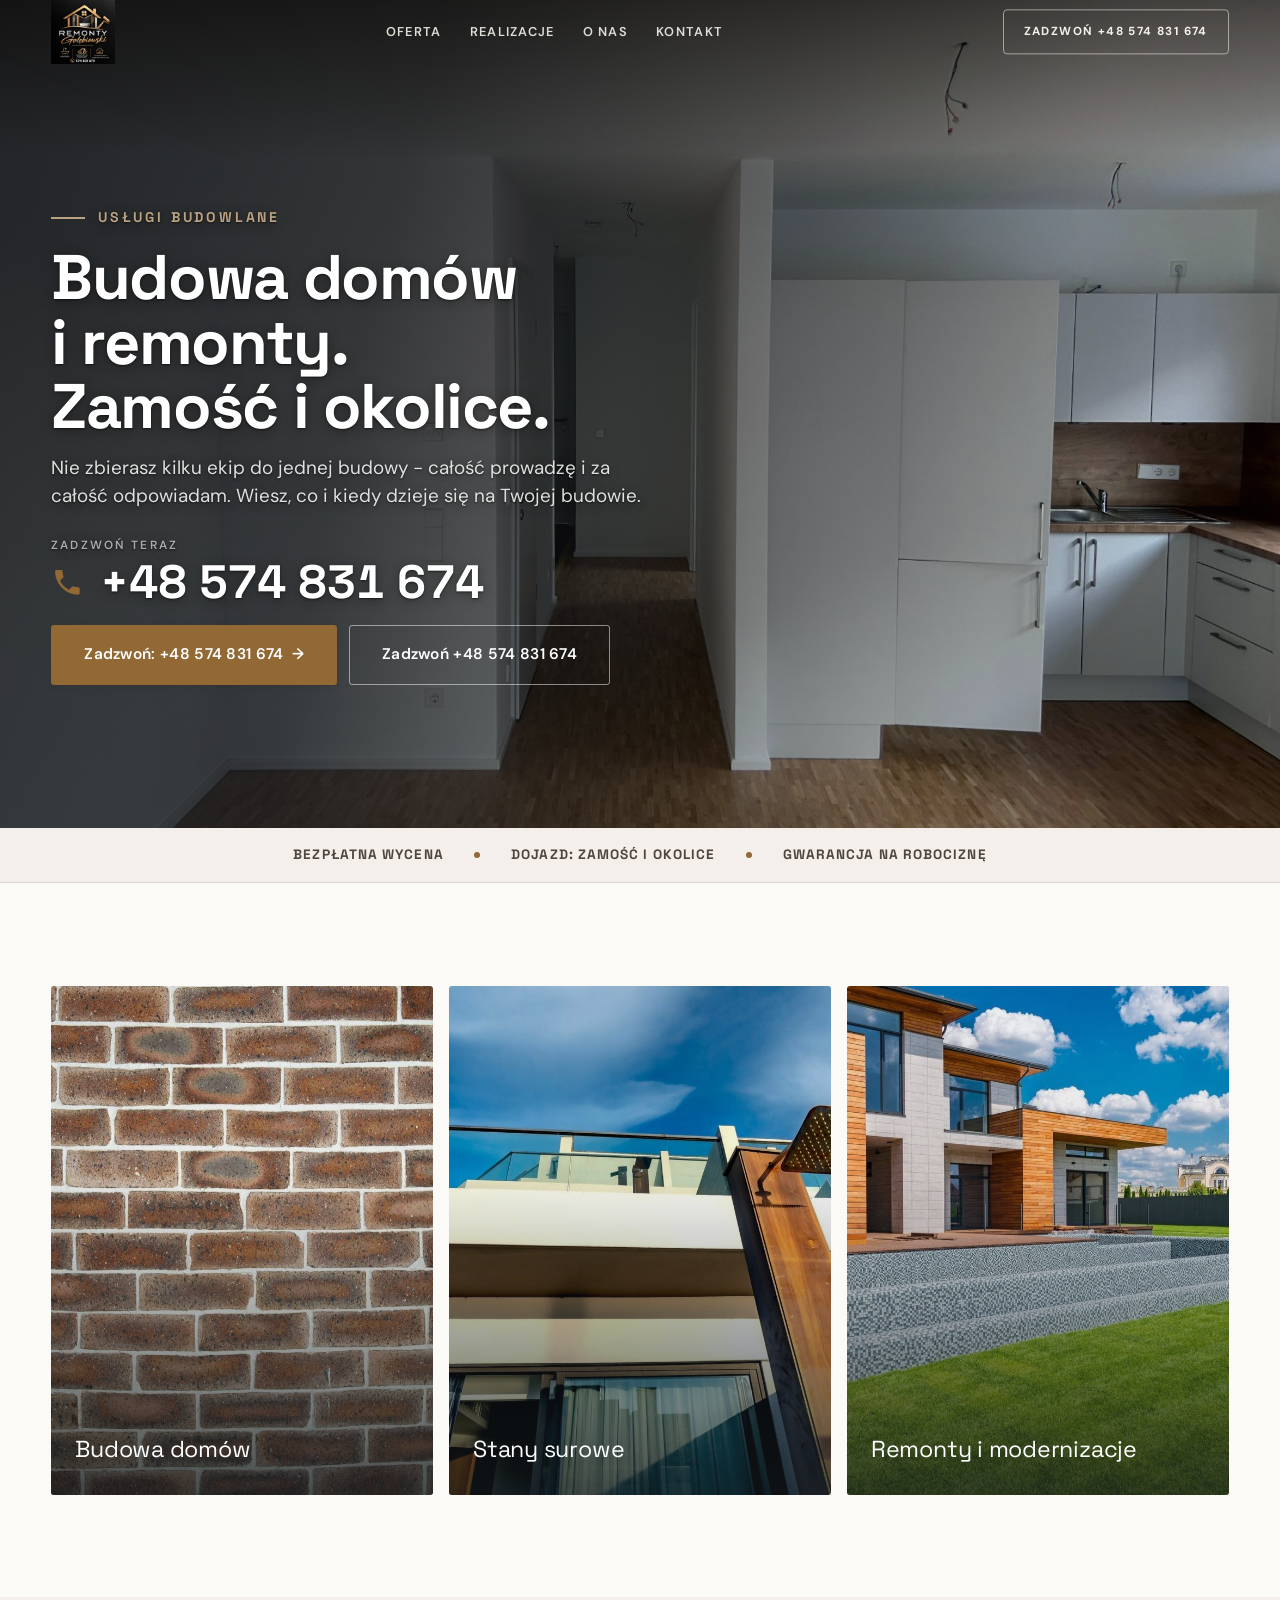
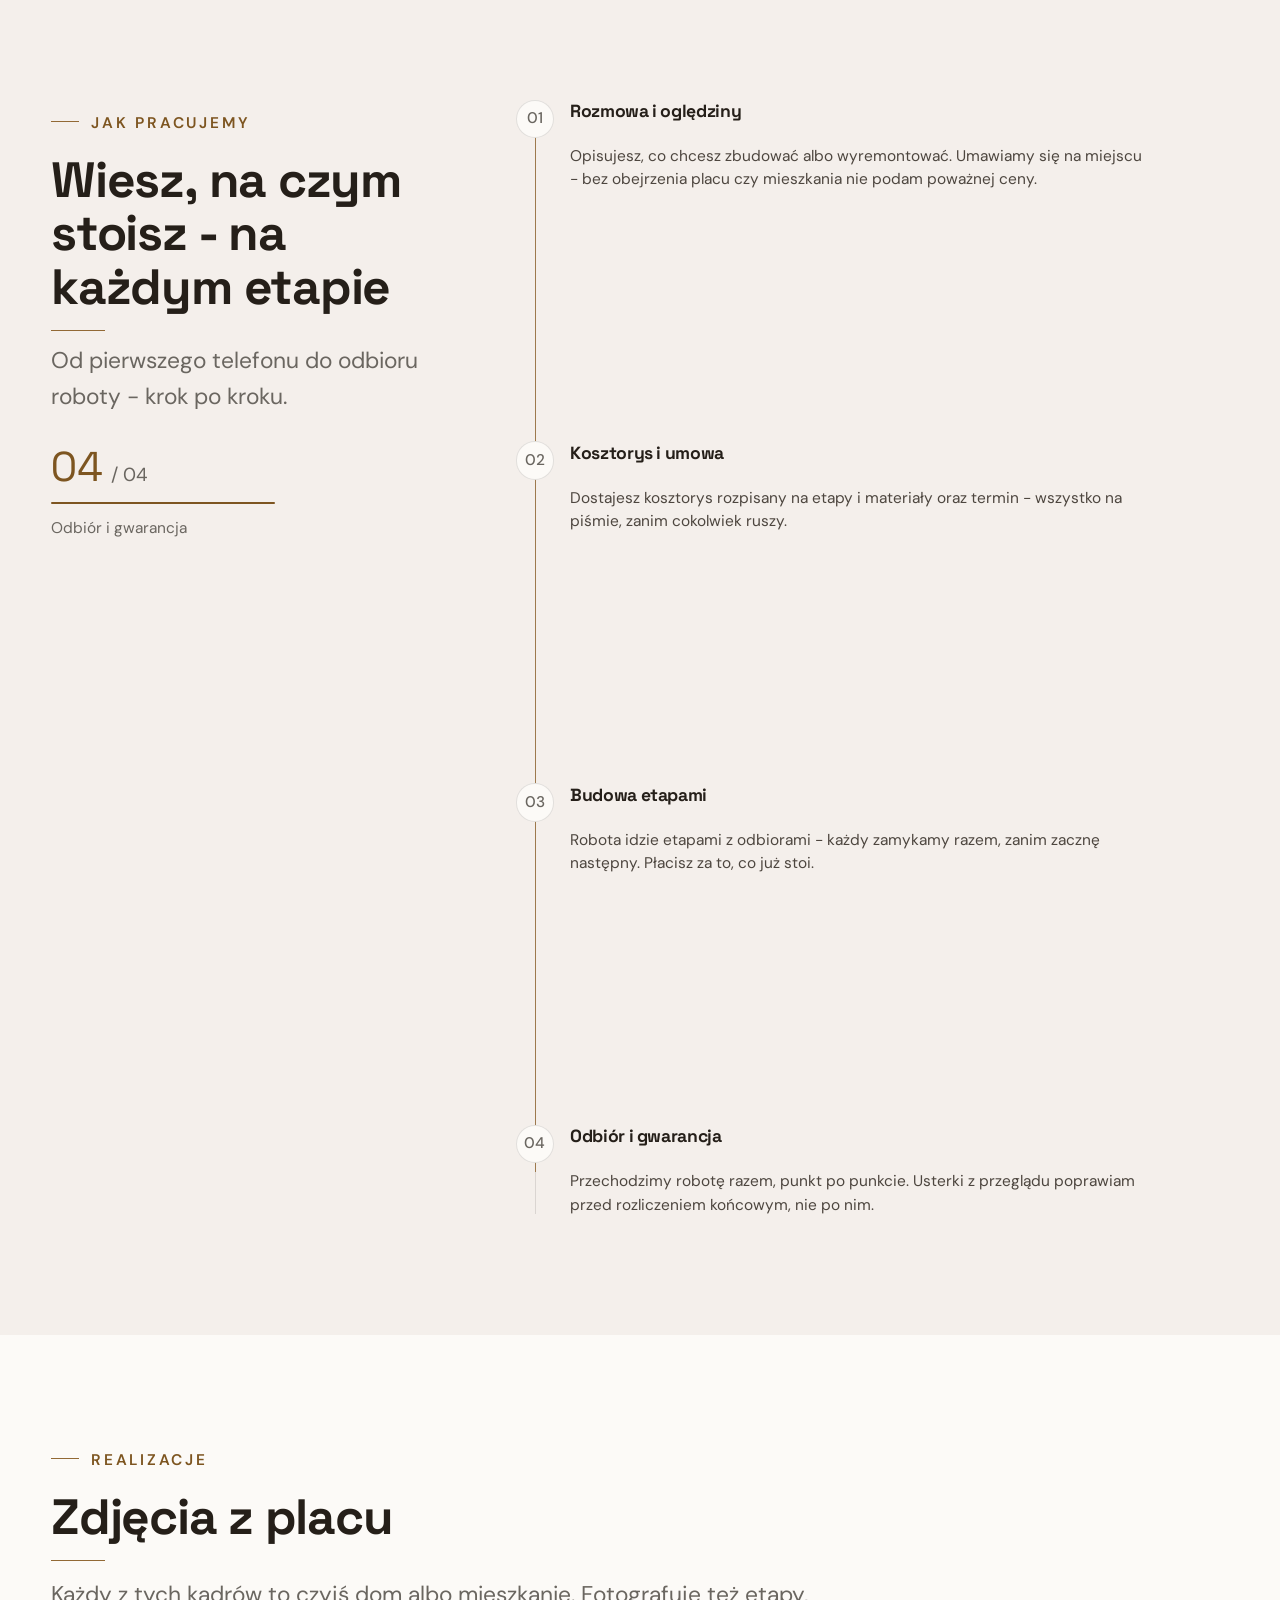
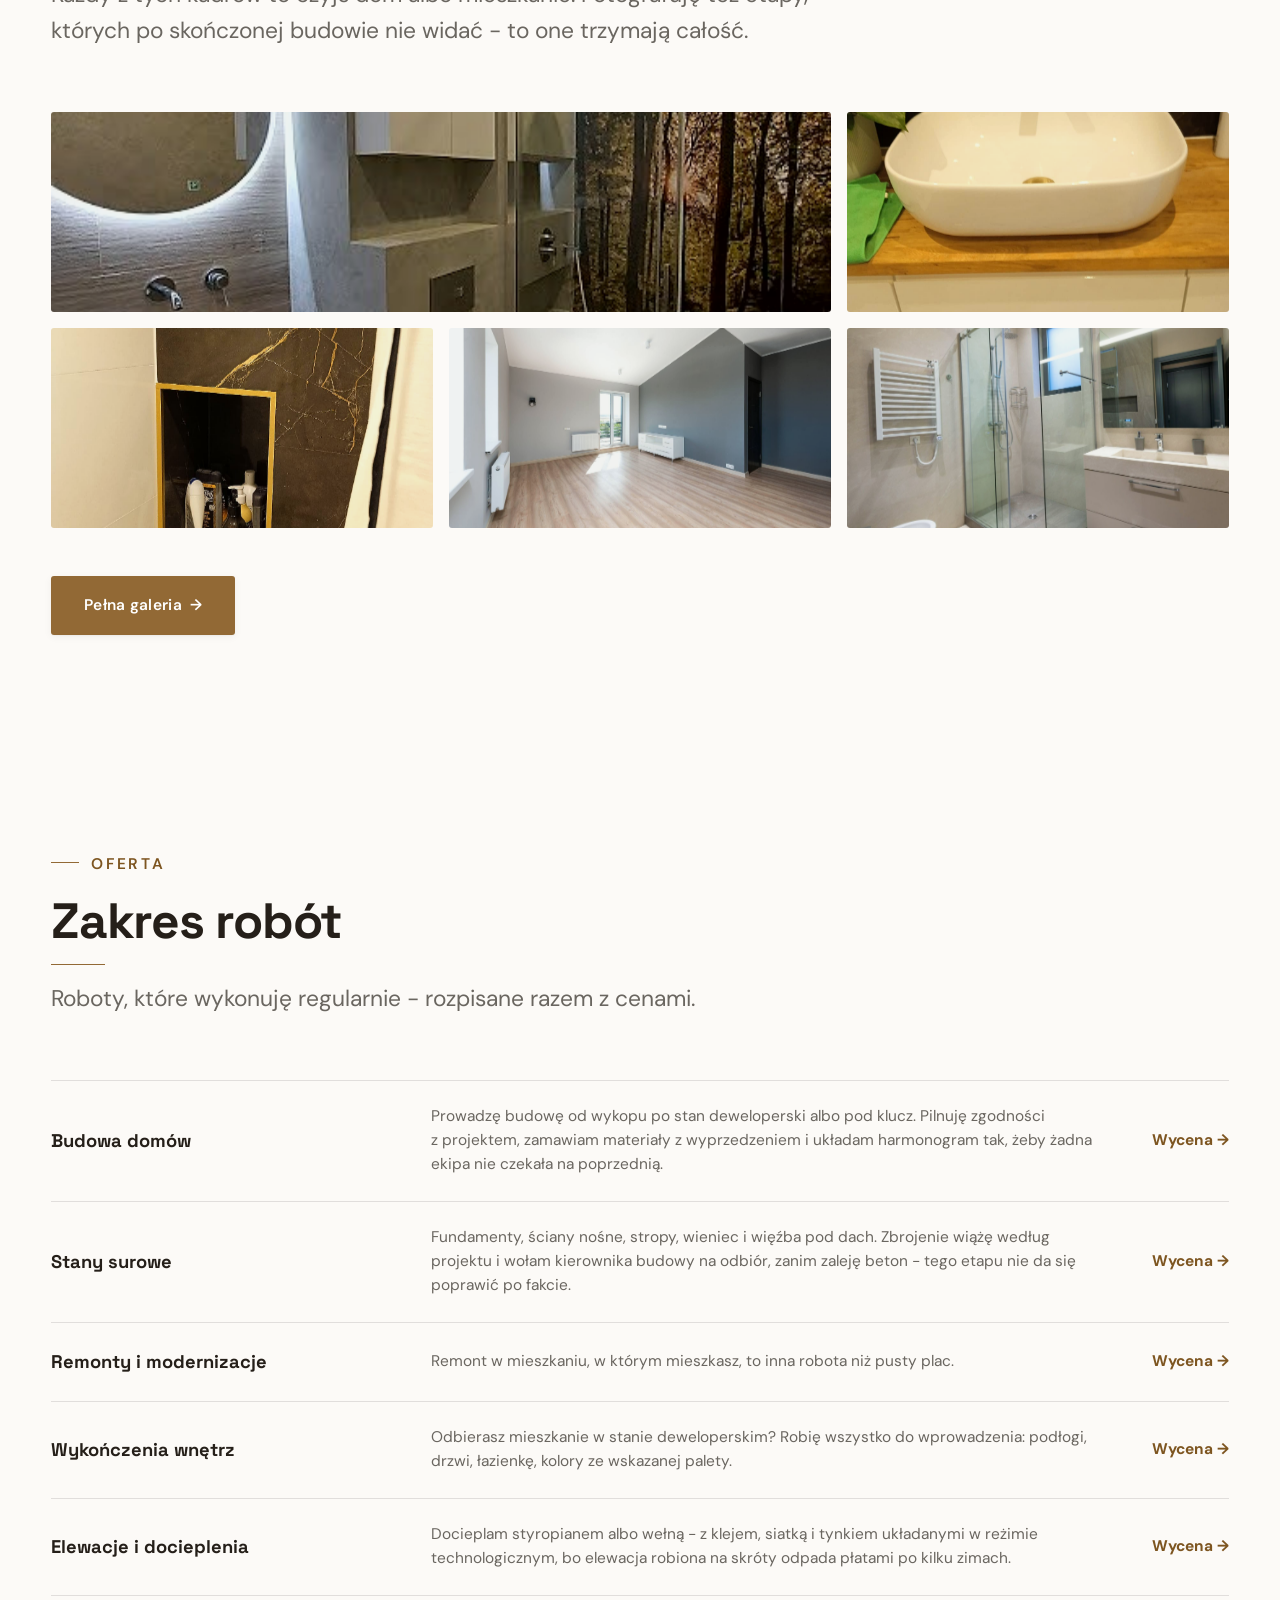
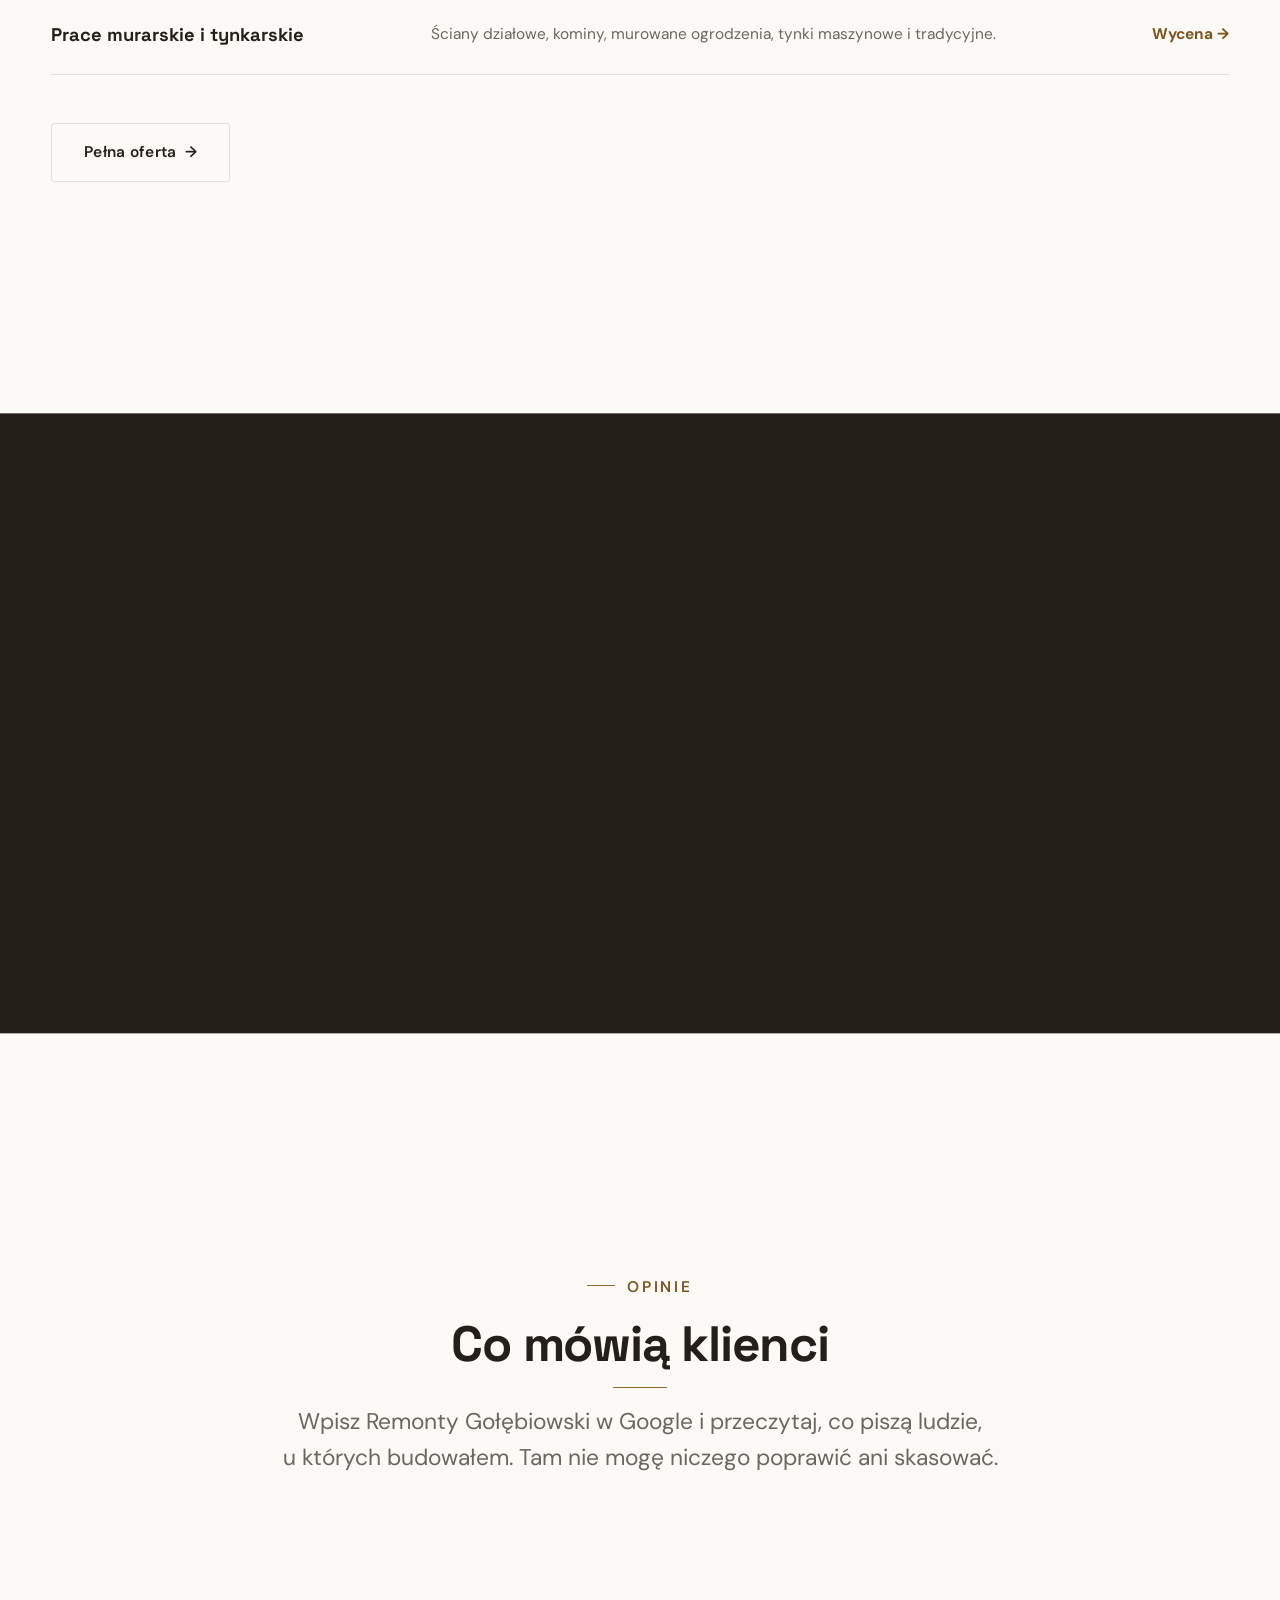
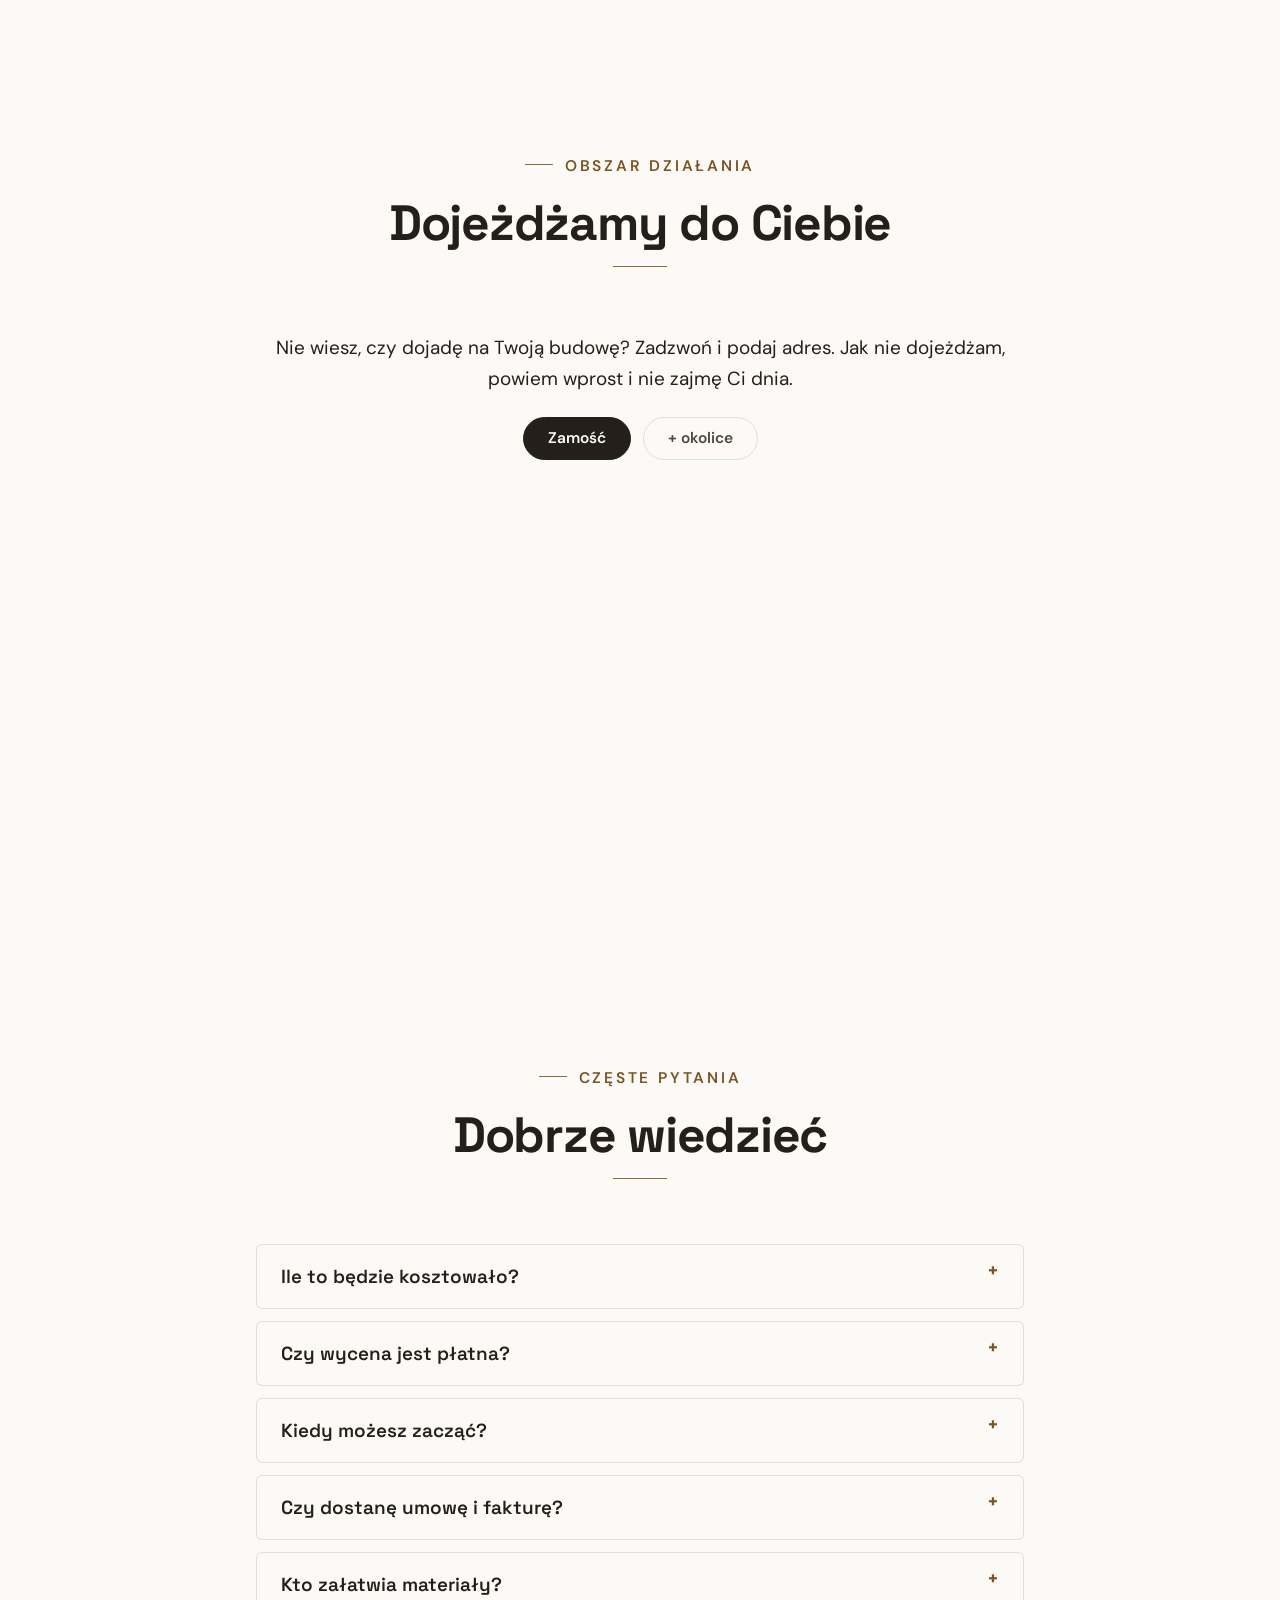
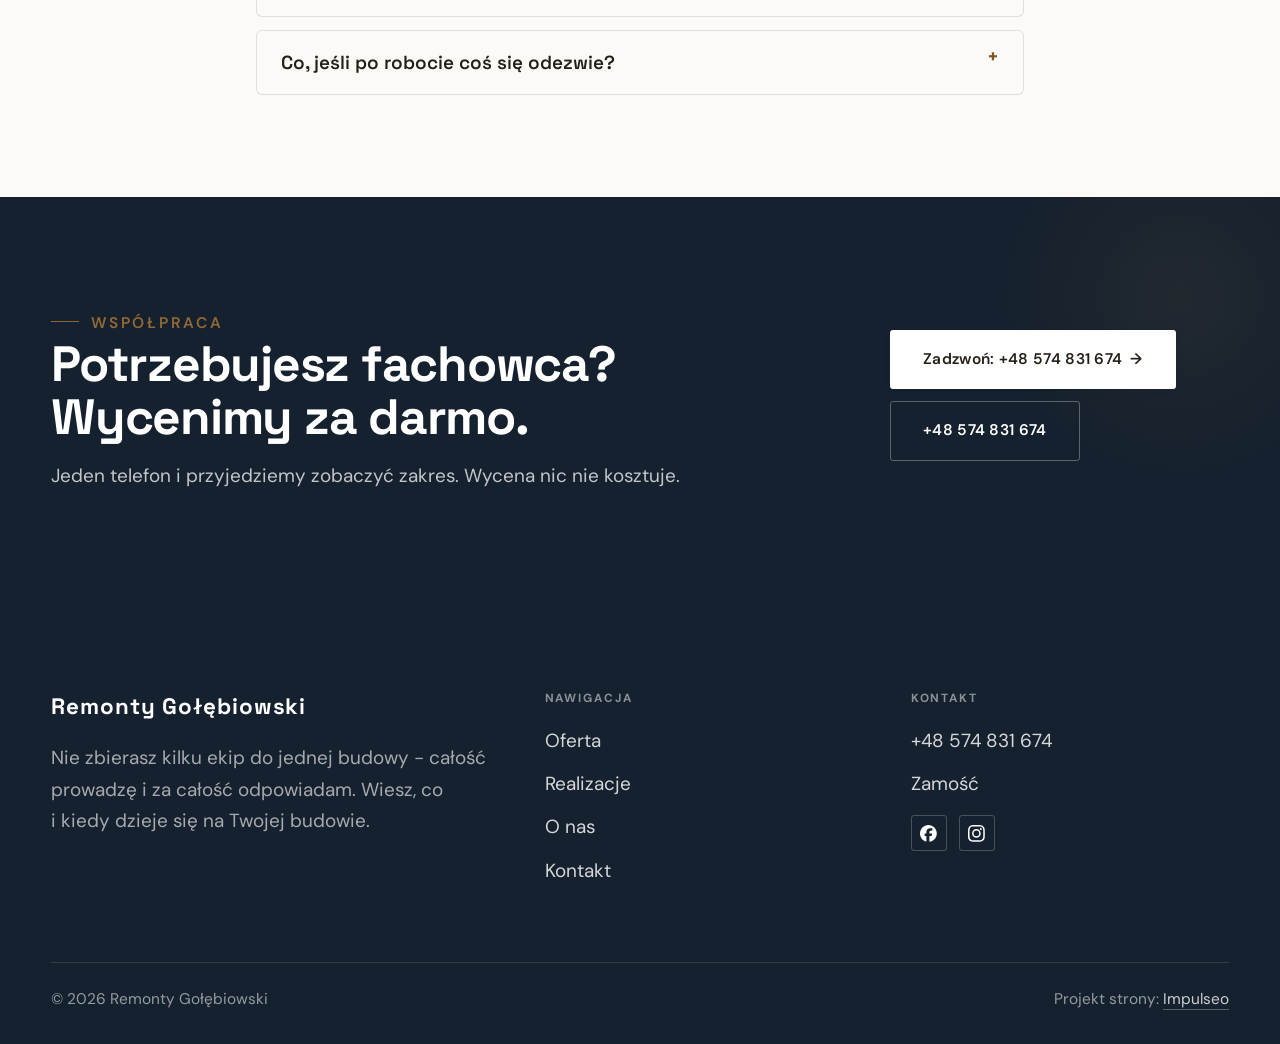
<file: index.html>
<!DOCTYPE html>
<html lang="pl">
<head>
<meta charset="UTF-8">
<meta name="viewport" content="width=device-width, initial-scale=1.0">
<title>Remonty Gołębiowski - usługi budowlane</title>
<meta name="description" content="Firma budowlana w Zamościu: budowa domów, stany surowe, remonty, wykończenia, elewacje. Kosztorys i termin na piśmie przed robotą. Zadzwoń: +48 574 831 674.">
<link rel="canonical" href="https://kris20032.github.io/remonty-golebiowski/">
<meta name="robots" content="noindex, nofollow">
<meta property="og:type" content="website">
<meta property="og:locale" content="pl_PL">
<meta property="og:site_name" content="Remonty Gołębiowski">
<meta property="og:title" content="Remonty Gołębiowski - usługi budowlane">
<meta property="og:description" content="Firma budowlana w Zamościu: budowa domów, stany surowe, remonty, wykończenia, elewacje. Kosztorys i termin na piśmie przed robotą. Zadzwoń: +48 574 831 674.">
<meta property="og:url" content="https://kris20032.github.io/remonty-golebiowski/">
<meta property="og:image" content="https://kris20032.github.io/remonty-golebiowski/img/og.jpg">
<meta property="og:image:width" content="1200">
<meta property="og:image:height" content="630">
<meta name="twitter:card" content="summary_large_image">
<script type="application/ld+json">{"@context": "https://schema.org", "@type": "GeneralContractor", "name": "Remonty Gołębiowski", "url": "https://kris20032.github.io/remonty-golebiowski/", "telephone": "+48574831674", "image": "https://kris20032.github.io/remonty-golebiowski/img/og.jpg", "areaServed": "Zamość", "sameAs": ["https://www.facebook.com/p/Remonty-Go%C5%82%C4%99biowski-61594027077362/", "https://www.instagram.com/remonty_golebiowski/"]}</script>
<link rel="preconnect" href="https://fonts.googleapis.com">
<link rel="preconnect" href="https://fonts.gstatic.com" crossorigin>
<link href="https://fonts.googleapis.com/css2?family=Space+Grotesk:wght@500;600;700&family=DM+Sans:opsz,wght@9..40,400;9..40,500;9..40,600&display=swap" rel="stylesheet">
<link rel="stylesheet" href="assets/styles.css?v=90b48fe2">
</head>
<body>

<header class="nav">
  <div class="wrap nav-inner">
    <a class="brand brand-has-logo" href="index.html"><img class="brand-logo" src="img/logo.jpg" alt="Remonty Gołębiowski" width="720" height="720" decoding="async"></a>
    <nav class="nav-links">
      <a href="oferta.html">Oferta</a>
      <a href="realizacje.html">Realizacje</a>
      <a href="o-nas.html">O nas</a>
      <a href="kontakt.html">Kontakt</a>
      <a href="tel:+48574831674" class="btn btn-accent">Zadzwoń +48 574 831 674</a>
    </nav>
    <button class="nav-toggle" aria-label="Menu"><span></span><span></span><span></span></button>
  </div>
</header>

<main>
<section class="hero-fach">
  <img class="hf-photo" src="img/hero.jpg" fetchpriority="high" data-rotate="img/g1.jpg|img/g3.jpg" alt="Remonty Gołębiowski" width="1880" height="1253">
  <div class="hf-panel">
    <div class="hf-inner">
      <span class="hf-kicker">Usługi budowlane</span>
      <h1 class="hf-title">Budowa domów i remonty. Zamość i okolice. <em></em></h1>
      <p class="hf-lead">Nie zbierasz kilku ekip do jednej budowy - całość prowadzę i za całość odpowiadam. Wiesz, co i kiedy dzieje się na Twojej budowie.</p>
      <a class="hf-phone" href="tel:+48574831674"><span class="hf-phone-lab">Zadzwoń teraz</span><span class="hf-phone-num"><svg class="ico-tel" width="16" height="16" viewBox="0 0 24 24" fill="none" aria-hidden="true"><path d="M6.6 10.8a15.5 15.5 0 0 0 6.6 6.6l2.2-2.2a1 1 0 0 1 1-.24 11.4 11.4 0 0 0 3.6.58 1 1 0 0 1 1 1V20a1 1 0 0 1-1 1A17 17 0 0 1 3 4a1 1 0 0 1 1-1h3.5a1 1 0 0 1 1 1c0 1.25.2 2.46.58 3.6a1 1 0 0 1-.25 1l-2.23 2.2Z" fill="currentColor"/></svg> +48 574 831 674</span></a>
      <div class="hf-actions">
        <a href="kontakt.html" class="btn btn-accent">Zadzwoń: +48 574 831 674 <span class="arr">→</span></a>
        <a href="tel:+48574831674" class="btn btn-ghost hf-ghost">Zadzwoń +48 574 831 674</a>
      </div>
    </div>
  </div>
</section>
<section class="fach-promise">
  <div class="wrap">
    <ul class="fp-row reveal"><li>Bezpłatna wycena</li><li>Dojazd: Zamość i okolice</li><li>Gwarancja na robociznę</li></ul>
  </div>
</section>
<section class="gateways-band">
  <div class="wrap">
    <div class="gateways">
      <a href="oferta.html" class="gateway reveal"><img src="img/g8.jpg" alt="Budowa domów" loading="lazy" width="1600" height="1066" decoding="async"><span class="g-ttl">Budowa domów</span></a>
      <a href="oferta.html" class="gateway reveal"><img src="img/g9.jpg" alt="Stany surowe" loading="lazy" width="1600" height="1066" decoding="async"><span class="g-ttl">Stany surowe</span></a>
      <a href="oferta.html" class="gateway reveal"><img src="img/g10.jpg" alt="Remonty i modernizacje" loading="lazy" width="1600" height="1068" decoding="async"><span class="g-ttl">Remonty i modernizacje</span></a>
    </div>
  </div>
</section>
<section class="proces proces-os fachowcy">
  <div class="wrap proc-grid">
    <div class="proc-side">
      <div class="head reveal">
        <span class="eyebrow">Jak pracujemy</span>
        <h2>Wiesz, na czym stoisz - na każdym etapie</h2>
        <p>Od pierwszego telefonu do odbioru roboty - krok po kroku.</p>
      </div>
      <div class="proc-count" aria-hidden="true"><span class="pc-cur">01</span><span class="pc-all">/ 04</span></div>
      <div class="proc-bar" aria-hidden="true"><i></i></div>
      <p class="proc-now" aria-hidden="true">Rozmowa i oględziny</p>
    </div>
    <ol class="proces-line">
      <li class="reveal"><span class="pno">01</span><h3>Rozmowa i oględziny</h3><p>Opisujesz, co chcesz zbudować albo wyremontować. Umawiamy się na miejscu - bez obejrzenia placu czy mieszkania nie podam poważnej ceny.</p></li>
      <li class="reveal"><span class="pno">02</span><h3>Kosztorys i umowa</h3><p>Dostajesz kosztorys rozpisany na etapy i materiały oraz termin - wszystko na piśmie, zanim cokolwiek ruszy.</p></li>
      <li class="reveal"><span class="pno">03</span><h3>Budowa etapami</h3><p>Robota idzie etapami z odbiorami - każdy zamykamy razem, zanim zacznę następny. Płacisz za to, co już stoi.</p></li>
      <li class="reveal"><span class="pno">04</span><h3>Odbiór i gwarancja</h3><p>Przechodzimy robotę razem, punkt po punkcie. Usterki z przeglądu poprawiam przed rozliczeniem końcowym, nie po nim.</p></li>
    </ol>
  </div>
</section>
<section>
  <div class="wrap">
    <div class="head reveal">
      <span class="eyebrow">Realizacje</span>
      <h2>Zdjęcia z placu</h2>
      <p>Każdy z tych kadrów to czyjś dom albo mieszkanie. Fotografuję też etapy, których po skończonej budowie nie widać - to one trzymają całość.</p>
    </div>
    <div class="gallery">
      <div class="tile t-two3 reveal"><img src="img/g2.jpg" alt="Remonty Gołębiowski" loading="lazy" width="480" height="640" decoding="async"></div>
      <div class="tile t-third reveal"><img src="img/g4.jpg" alt="Remonty Gołębiowski" loading="lazy" width="1196" height="1597" decoding="async"></div>
      <div class="tile t-third reveal"><img src="img/g5.jpg" alt="Remonty Gołębiowski" loading="lazy" width="1196" height="1597" decoding="async"></div>
      <div class="tile t-third reveal"><img src="img/g6.jpg" alt="Remonty Gołębiowski" loading="lazy" width="1880" height="1255" decoding="async"></div>
      <div class="tile t-third reveal"><img src="img/g7.jpg" alt="Remonty Gołębiowski" loading="lazy" width="1796" height="1154" decoding="async"></div>
    </div>
    <div style="margin-top:var(--space-7)" class="reveal"><a href="realizacje.html" class="btn btn-accent">Pełna galeria <span class="arr">→</span></a></div>
  </div>
</section>
<section class="fach-uslugi">
  <div class="wrap">
    <div class="head reveal">
      <span class="eyebrow">Oferta</span>
      <h2>Zakres robót</h2>
      <p>Roboty, które wykonuję regularnie - rozpisane razem z cenami.</p>
    </div>
    <ul class="fu-list">
      <li class="fu-row reveal"><div class="fu-name">Budowa domów</div><div class="fu-desc">Prowadzę budowę od wykopu po stan deweloperski albo pod klucz. Pilnuję zgodności z projektem, zamawiam materiały z wyprzedzeniem i układam harmonogram tak, żeby żadna ekipa nie czekała na poprzednią.</div><a class="fu-cta" href="kontakt.html">Wycena <span class="arr">→</span></a></li>
      <li class="fu-row reveal"><div class="fu-name">Stany surowe</div><div class="fu-desc">Fundamenty, ściany nośne, stropy, wieniec i więźba pod dach. Zbrojenie wiążę według projektu i wołam kierownika budowy na odbiór, zanim zaleję beton - tego etapu nie da się poprawić po fakcie.</div><a class="fu-cta" href="kontakt.html">Wycena <span class="arr">→</span></a></li>
      <li class="fu-row reveal"><div class="fu-name">Remonty i modernizacje</div><div class="fu-desc">Remont w mieszkaniu, w którym mieszkasz, to inna robota niż pusty plac.</div><a class="fu-cta" href="kontakt.html">Wycena <span class="arr">→</span></a></li>
      <li class="fu-row reveal"><div class="fu-name">Wykończenia wnętrz</div><div class="fu-desc">Odbierasz mieszkanie w stanie deweloperskim? Robię wszystko do wprowadzenia: podłogi, drzwi, łazienkę, kolory ze wskazanej palety.</div><a class="fu-cta" href="kontakt.html">Wycena <span class="arr">→</span></a></li>
      <li class="fu-row reveal"><div class="fu-name">Elewacje i docieplenia</div><div class="fu-desc">Docieplam styropianem albo wełną - z klejem, siatką i tynkiem układanymi w reżimie technologicznym, bo elewacja robiona na skróty odpada płatami po kilku zimach.</div><a class="fu-cta" href="kontakt.html">Wycena <span class="arr">→</span></a></li>
      <li class="fu-row reveal"><div class="fu-name">Prace murarskie i tynkarskie</div><div class="fu-desc">Ściany działowe, kominy, murowane ogrodzenia, tynki maszynowe i tradycyjne.</div><a class="fu-cta" href="kontakt.html">Wycena <span class="arr">→</span></a></li>
    </ul>
    <div style="margin-top:var(--space-7)" class="reveal"><a href="oferta.html" class="btn btn-ghost">Pełna oferta <span class="arr">→</span></a></div>
  </div>
</section>
<section class="stopklatka" aria-hidden="true">
  <div class="stk-bg" style="background-image:url(img/g11.jpg)"></div>
</section>
<section class="opinie op-fallback">
  <div class="wrap">
    <div class="head center reveal">
      <span class="eyebrow">Opinie</span>
      <h2>Co mówią klienci</h2>
      <p>Wpisz Remonty Gołębiowski w Google i przeczytaj, co piszą ludzie, u których budowałem. Tam nie mogę niczego poprawić ani skasować.</p>
    </div>
  </div>
</section>
<section class="obszar">
  <div class="wrap">
    <div class="head center reveal">
      <span class="eyebrow">Obszar działania</span>
      <h2>Dojeżdżamy do Ciebie</h2>
    </div>
    <p class="obszar-txt reveal" style="text-align:center;max-width:60ch;margin:0 auto 1.4rem">Nie wiesz, czy dojadę na Twoją budowę? Zadzwoń i podaj adres. Jak nie dojeżdżam, powiem wprost i nie zajmę Ci dnia.</p>
    <ul class="obszar-list reveal"><li class="is-home">Zamość</li><li>+ okolice</li></ul>
    <div class="obszar-mapa reveal" style="margin-top:var(--space-7)">
      <iframe title="Obszar działania - Zamość i okolice" src="https://maps.google.com/maps?q=50.722982%2C23.2516044&amp;z=11&amp;output=embed" loading="lazy" referrerpolicy="no-referrer-when-downgrade" style="width:100%;height:clamp(280px,38vh,420px);border:0;display:block;border-radius:var(--r-md)"></iframe>
    </div>
  </div>
</section>
<section class="faq-klinika">
  <div class="wrap">
    <div class="head center reveal">
      <span class="eyebrow">Częste pytania</span>
      <h2>Dobrze wiedzieć</h2>
    </div>
    <div class="faq-list">
      <details class="faq-item reveal"><summary>Ile to będzie kosztowało?</summary><p>Zależy od zakresu i materiałów - dlatego najpierw jadę obejrzeć i zmierzyć, a dopiero potem liczę. Dostajesz kosztorys rozpisany na pozycje, nie jedną kwotę z sufitu.</p></details>
      <details class="faq-item reveal"><summary>Czy wycena jest płatna?</summary><p>Nie. Oględziny i kosztorys w Zamościu i najbliższej okolicy są bezpłatne i do niczego nie zobowiązują.</p></details>
      <details class="faq-item reveal"><summary>Kiedy możesz zacząć?</summary><p>Terminy ustawiam z wyprzedzeniem, bo budowę prowadzę do końca, zamiast żonglować kilkoma naraz. Zadzwoń - powiem, kiedy realnie mogę wejść.</p></details>
      <details class="faq-item reveal"><summary>Czy dostanę umowę i fakturę?</summary><p>Tak, jedno i drugie. Umowa opisuje zakres, cenę, terminy i gwarancję, a fakturę dostajesz za każdy rozliczony etap.</p></details>
      <details class="faq-item reveal"><summary>Kto załatwia materiały?</summary><p>Jak wolisz. Mogę wziąć materiały na siebie, z fakturami do wglądu, albo pracować na tym, co kupisz - wtedy dostajesz ode mnie dokładną listę z ilościami.</p></details>
      <details class="faq-item reveal"><summary>Co, jeśli po robocie coś się odezwie?</summary><p>Pęknięcie na ścianie czy rysa przy oknie po roku to sprawa do naprawy, nie do dyskusji. Moja robota - moja poprawka, bez kombinowania.</p></details>
    </div>
  </div>
</section>
<section class="cta">
  <div class="wrap">
    <div class="reveal">
      <span class="eyebrow">Współpraca</span>
      <h2>Potrzebujesz fachowca? Wycenimy za darmo.</h2>
      <p>Jeden telefon i przyjedziemy zobaczyć zakres. Wycena nic nie kosztuje.</p>
    </div>
    <div class="cta-actions reveal">
      <a href="kontakt.html" class="btn btn-light">Zadzwoń: +48 574 831 674 <span class="arr">→</span></a>
      <a href="tel:+48574831674" class="btn btn-ghost btn-ghost-cta">+48 574 831 674</a>
    </div>
  </div>
</section>
</main>

<footer>
  <div class="wrap">
    <div class="foot-grid">
      <div class="foot-brand">
        <div class="name">Remonty Gołębiowski</div>
        <p>Nie zbierasz kilku ekip do jednej budowy - całość prowadzę i za całość odpowiadam. Wiesz, co i kiedy dzieje się na Twojej budowie.</p>
      </div>
      <div class="foot-col">
        <h4>Nawigacja</h4>
        <a href="oferta.html">Oferta</a>
        <a href="realizacje.html">Realizacje</a>
        <a href="o-nas.html">O nas</a>
        <a href="kontakt.html">Kontakt</a>
      </div>
      <div class="foot-col">
        <h4>Kontakt</h4>
        <a href="tel:+48574831674">+48 574 831 674</a>
        <p>Zamość</p>
      <div class="foot-soc">
        <a class="soc" href="https://www.facebook.com/p/Remonty-Go%C5%82%C4%99biowski-61594027077362/" target="_blank" rel="noopener" aria-label="Facebook - Remonty Gołębiowski"><svg viewBox="0 0 24 24" aria-hidden="true" focusable="false"><path d="M9.101 23.691v-7.98H6.627v-3.667h2.474v-1.58c0-4.085 1.848-5.978 5.858-5.978.401 0 .955.042 1.468.103a8.68 8.68 0 0 1 1.141.195v3.325a8.623 8.623 0 0 0-.653-.036 26.805 26.805 0 0 0-.733-.009c-.707 0-1.259.096-1.675.309a1.686 1.686 0 0 0-.679.622c-.258.42-.374.995-.374 1.752v1.297h3.919l-.386 2.103-.287 1.564h-3.246v8.245C19.396 23.238 24 18.179 24 12.044c0-6.627-5.373-12-12-12s-12 5.373-12 12c0 5.628 3.874 10.35 9.101 11.647Z" fill="currentColor"/></svg></a>
        <a class="soc" href="https://www.instagram.com/remonty_golebiowski/" target="_blank" rel="noopener" aria-label="Instagram - Remonty Gołębiowski"><svg viewBox="0 0 24 24" aria-hidden="true" focusable="false"><path d="M7.0301.084c-1.2768.0602-2.1487.264-2.911.5634-.7888.3075-1.4575.72-2.1228 1.3877-.6652.6677-1.075 1.3368-1.3802 2.127-.2954.7638-.4956 1.6365-.552 2.914-.0564 1.2775-.0689 1.6882-.0626 4.947.0062 3.2586.0206 3.6671.0825 4.9473.061 1.2765.264 2.1482.5635 2.9107.308.7889.72 1.4573 1.388 2.1228.6679.6655 1.3365 1.0743 2.1285 1.38.7632.295 1.6361.4961 2.9134.552 1.2773.056 1.6884.069 4.9462.0627 3.2578-.0062 3.668-.0207 4.9478-.0814 1.28-.0607 2.147-.2652 2.9098-.5633.7889-.3086 1.4578-.72 2.1228-1.3881.665-.6682 1.0745-1.3378 1.3795-2.1284.2957-.7632.4966-1.636.552-2.9124.056-1.2809.0692-1.6898.063-4.948-.0063-3.2583-.021-3.6668-.0817-4.9465-.0607-1.2797-.264-2.1487-.5633-2.9117-.3084-.7889-.72-1.4568-1.3876-2.1228C21.2982 1.33 20.628.9208 19.8378.6165 19.074.321 18.2017.1197 16.9244.0645 15.6471.0093 15.236-.005 11.977.0014 8.718.0076 8.31.0215 7.0301.0839m.1402 21.6932c-1.17-.0509-1.8053-.2453-2.2287-.408-.5606-.216-.96-.4771-1.3819-.895-.422-.4178-.6811-.8186-.9-1.378-.1644-.4234-.3624-1.058-.4171-2.228-.0595-1.2645-.072-1.6442-.079-4.848-.007-3.2037.0053-3.583.0607-4.848.05-1.169.2456-1.805.408-2.2282.216-.5613.4762-.96.895-1.3816.4188-.4217.8184-.6814 1.3783-.9003.423-.1651 1.0575-.3614 2.227-.4171 1.2655-.06 1.6447-.072 4.848-.079 3.2033-.007 3.5835.005 4.8495.0608 1.169.0508 1.8053.2445 2.228.408.5608.216.96.4754 1.3816.895.4217.4194.6816.8176.9005 1.3787.1653.4217.3617 1.056.4169 2.2263.0602 1.2655.0739 1.645.0796 4.848.0058 3.203-.0055 3.5834-.061 4.848-.051 1.17-.245 1.8055-.408 2.2294-.216.5604-.4763.96-.8954 1.3814-.419.4215-.8181.6811-1.3783.9-.4224.1649-1.0577.3617-2.2262.4174-1.2656.0595-1.6448.072-4.8493.079-3.2045.007-3.5825-.006-4.848-.0608M16.953 5.5864A1.44 1.44 0 1 0 18.39 4.144a1.44 1.44 0 0 0-1.437 1.4424M5.8385 12.012c.0067 3.4032 2.7706 6.1557 6.173 6.1493 3.4026-.0065 6.157-2.7701 6.1506-6.1733-.0065-3.4032-2.771-6.1565-6.174-6.1498-3.403.0067-6.156 2.771-6.1496 6.1738M8 12.0077a4 4 0 1 1 4.008 3.9921A3.9996 3.9996 0 0 1 8 12.0077" fill="currentColor"/></svg></a>
      </div>
      </div>
    </div>
    <div class="foot-bot">
      <span>© 2026 Remonty Gołębiowski</span>
      <span>Projekt strony: <a class="foot-credit" href="https://impulseo.pl" target="_blank" rel="noopener">Impulseo</a></span>
    </div>
  </div>
</footer>
<div class="sticky-call"><a class="sc-call" href="tel:+48574831674"><svg class="ico-tel" width="16" height="16" viewBox="0 0 24 24" fill="none" aria-hidden="true"><path d="M6.6 10.8a15.5 15.5 0 0 0 6.6 6.6l2.2-2.2a1 1 0 0 1 1-.24 11.4 11.4 0 0 0 3.6.58 1 1 0 0 1 1 1V20a1 1 0 0 1-1 1A17 17 0 0 1 3 4a1 1 0 0 1 1-1h3.5a1 1 0 0 1 1 1c0 1.25.2 2.46.58 3.6a1 1 0 0 1-.25 1l-2.23 2.2Z" fill="currentColor"/></svg> Zadzwoń</a><a class="sc-quote" href="kontakt.html">Zadzwoń: +48 574 831 674</a></div>
<div class="demo-wazne" data-do="2026-10-21" data-cykl="3" hidden><svg class="dw-ico" width="13" height="13" viewBox="0 0 24 24" fill="none" aria-hidden="true"><circle cx="12" cy="12" r="8.6" stroke="currentColor" stroke-width="1.8"/><path d="M12 7.2V12l3.3 2" stroke="currentColor" stroke-width="1.8" stroke-linecap="round"/></svg><span class="dw-txt"></span></div>

<script src="assets/main.js"></script>
</body>
</html>
</file>
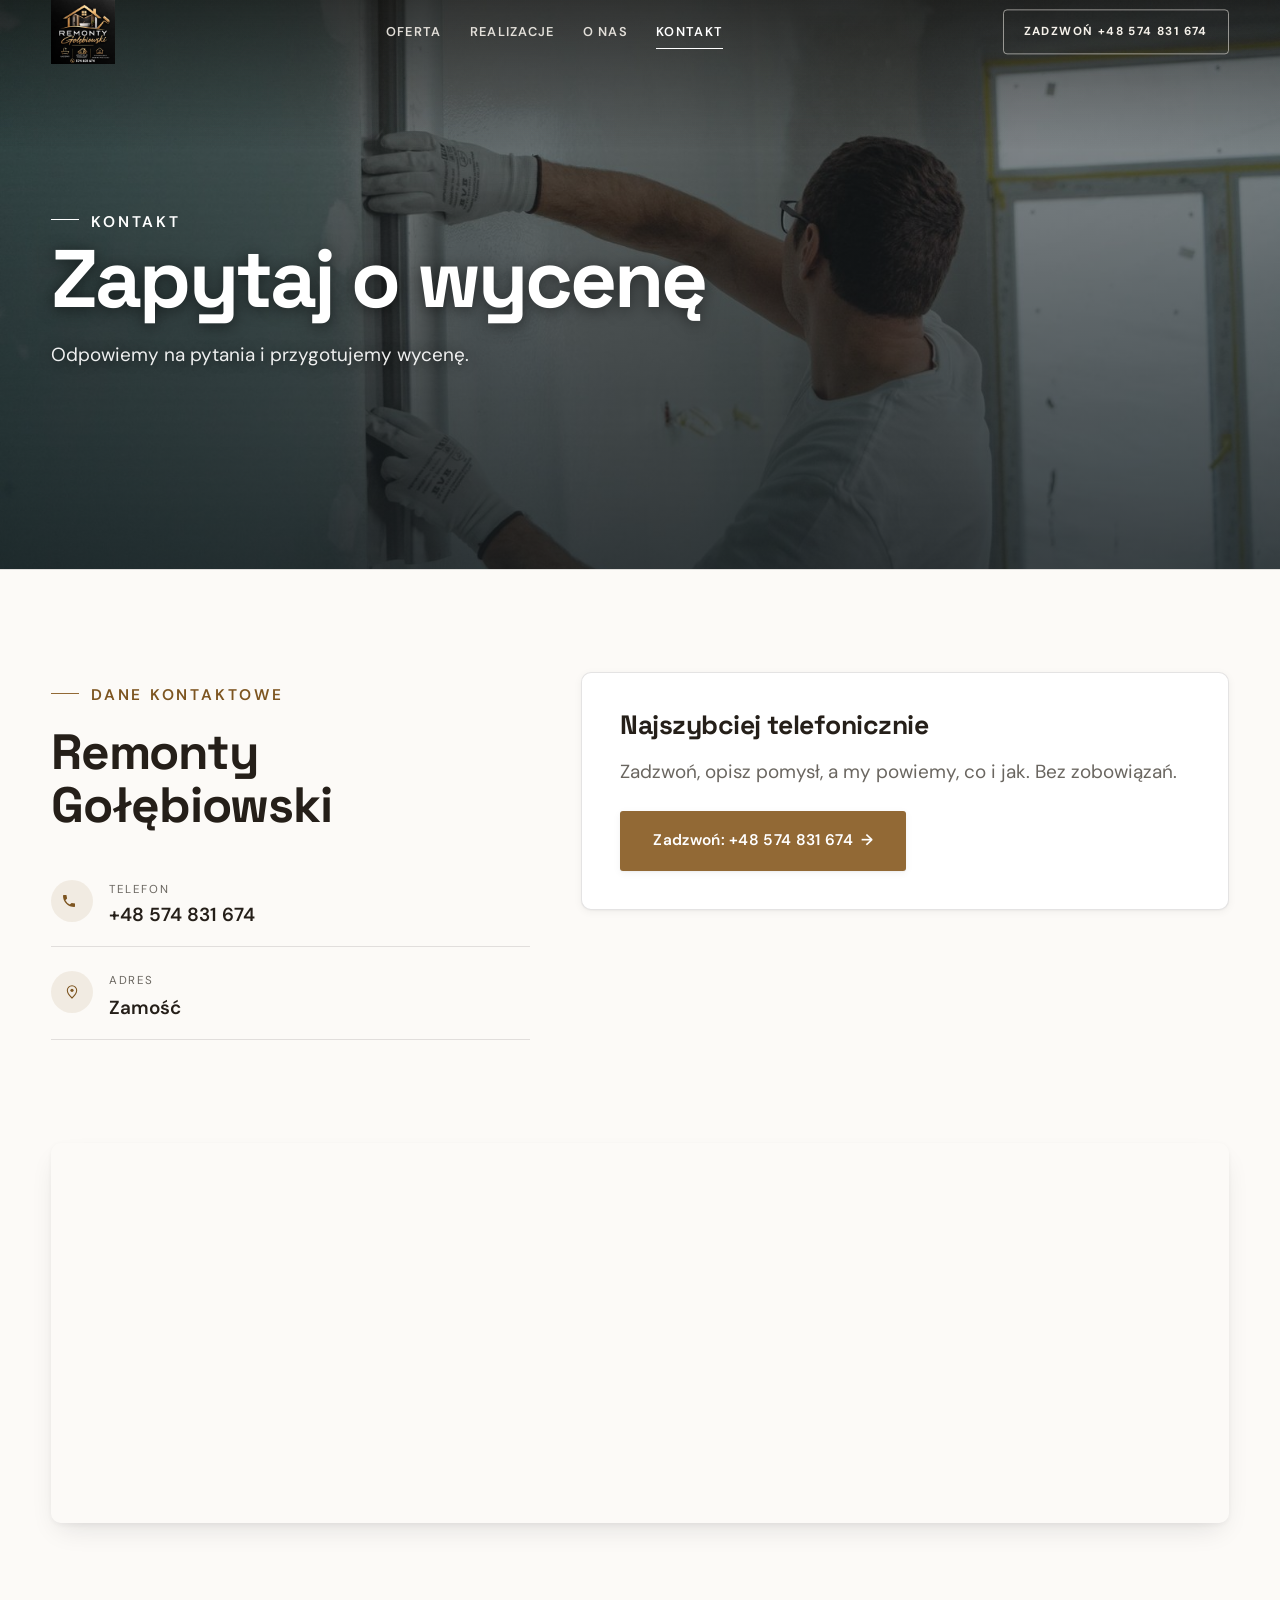
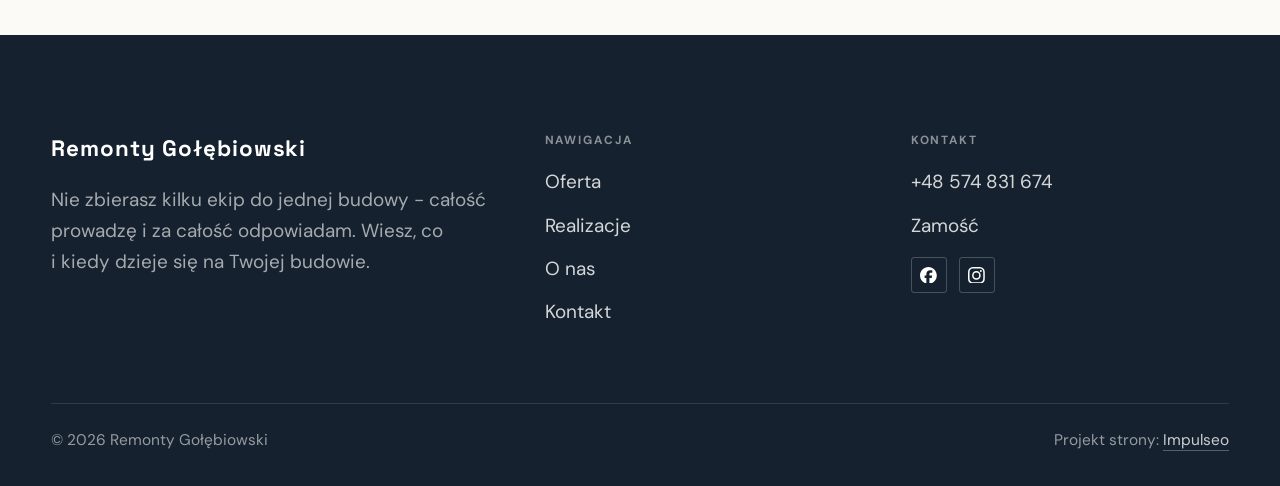
<file: kontakt.html>
<!DOCTYPE html>
<html lang="pl">
<head>
<meta charset="UTF-8">
<meta name="viewport" content="width=device-width, initial-scale=1.0">
<title>Kontakt - Remonty Gołębiowski</title>
<meta name="description" content="Kontakt Remonty Gołębiowski - Zamość">
<link rel="canonical" href="https://kris20032.github.io/remonty-golebiowski/kontakt.html">
<meta name="robots" content="noindex, nofollow">
<meta property="og:type" content="website">
<meta property="og:locale" content="pl_PL">
<meta property="og:site_name" content="Remonty Gołębiowski">
<meta property="og:title" content="Kontakt - Remonty Gołębiowski">
<meta property="og:description" content="Kontakt Remonty Gołębiowski - Zamość">
<meta property="og:url" content="https://kris20032.github.io/remonty-golebiowski/kontakt.html">
<meta property="og:image" content="https://kris20032.github.io/remonty-golebiowski/img/og.jpg">
<meta property="og:image:width" content="1200">
<meta property="og:image:height" content="630">
<meta name="twitter:card" content="summary_large_image">
<link rel="preconnect" href="https://fonts.googleapis.com">
<link rel="preconnect" href="https://fonts.gstatic.com" crossorigin>
<link href="https://fonts.googleapis.com/css2?family=Space+Grotesk:wght@500;600;700&family=DM+Sans:opsz,wght@9..40,400;9..40,500;9..40,600&display=swap" rel="stylesheet">
<link rel="stylesheet" href="assets/styles.css?v=90b48fe2">
</head>
<body>

<header class="nav">
  <div class="wrap nav-inner">
    <a class="brand brand-has-logo" href="index.html"><img class="brand-logo" src="img/logo.jpg" alt="Remonty Gołębiowski" width="720" height="720" decoding="async"></a>
    <nav class="nav-links">
      <a href="oferta.html">Oferta</a>
      <a href="realizacje.html">Realizacje</a>
      <a href="o-nas.html">O nas</a>
      <a href="kontakt.html" class="active" aria-current="page">Kontakt</a>
      <a href="tel:+48574831674" class="btn btn-accent">Zadzwoń +48 574 831 674</a>
    </nav>
    <button class="nav-toggle" aria-label="Menu"><span></span><span></span><span></span></button>
  </div>
</header>

<main>
<section class="pagehead">
  <img src="img/g14.jpg" alt="Remonty Gołębiowski - Zapytaj o wycenę" width="1600" height="1066" decoding="async">
  <div class="wrap">
    <span class="eyebrow">Kontakt</span>
    <h1>Zapytaj o wycenę</h1>
    <p>Odpowiemy na pytania i przygotujemy wycenę.</p>
  </div>
</section>
<section>
  <div class="wrap contact-grid">
    <div class="reveal">
      <span class="eyebrow">Dane kontaktowe</span>
      <h2 style="margin:var(--space-4) 0 var(--space-6)">Remonty Gołębiowski</h2>
      <div class="info-list">
        <div class="info-row"><div class="ic"><svg class="ico-tel" width="16" height="16" viewBox="0 0 24 24" fill="none" aria-hidden="true"><path d="M6.6 10.8a15.5 15.5 0 0 0 6.6 6.6l2.2-2.2a1 1 0 0 1 1-.24 11.4 11.4 0 0 0 3.6.58 1 1 0 0 1 1 1V20a1 1 0 0 1-1 1A17 17 0 0 1 3 4a1 1 0 0 1 1-1h3.5a1 1 0 0 1 1 1c0 1.25.2 2.46.58 3.6a1 1 0 0 1-.25 1l-2.23 2.2Z" fill="currentColor"/></svg></div><div><div class="lbl">Telefon</div><a class="val" href="tel:+48574831674">+48 574 831 674</a></div></div>
        <div class="info-row"><div class="ic"><svg class="ico-pin" width="16" height="16" viewBox="0 0 24 24" fill="none" aria-hidden="true"><path d="M12 21s7-6.1 7-11.5A7 7 0 0 0 5 9.5C5 14.9 12 21 12 21Z" stroke="currentColor" stroke-width="1.6" fill="none"/><circle cx="12" cy="9.5" r="2.4" fill="currentColor"/></svg></div><div><div class="lbl">Adres</div><div class="val">Zamość</div></div></div>
      </div>
    </div>
    <div class="reveal">
      <div class="form">
        <h3 style="margin-bottom:var(--space-4)">Najszybciej telefonicznie</h3>
        <p class="muted" style="margin-bottom:var(--space-5)">Zadzwoń, opisz pomysł, a my powiemy, co i jak. Bez zobowiązań.</p>
        <a href="tel:+48574831674" class="btn btn-accent" style="justify-content:center">Zadzwoń: +48 574 831 674 <span class="arr">→</span></a>
      </div>
    </div>
  </div>
</section>
<section style="padding-top:0">
  <div class="wrap reveal">
    <iframe class="map" title="Remonty Gołębiowski - Zamość" src="https://maps.google.com/maps?q=50.722982%2C23.2516044&z=15&output=embed" loading="lazy" referrerpolicy="no-referrer-when-downgrade"></iframe>
  </div>
</section>
</main>

<footer>
  <div class="wrap">
    <div class="foot-grid">
      <div class="foot-brand">
        <div class="name">Remonty Gołębiowski</div>
        <p>Nie zbierasz kilku ekip do jednej budowy - całość prowadzę i za całość odpowiadam. Wiesz, co i kiedy dzieje się na Twojej budowie.</p>
      </div>
      <div class="foot-col">
        <h4>Nawigacja</h4>
        <a href="oferta.html">Oferta</a>
        <a href="realizacje.html">Realizacje</a>
        <a href="o-nas.html">O nas</a>
        <a href="kontakt.html">Kontakt</a>
      </div>
      <div class="foot-col">
        <h4>Kontakt</h4>
        <a href="tel:+48574831674">+48 574 831 674</a>
        <p>Zamość</p>
      <div class="foot-soc">
        <a class="soc" href="https://www.facebook.com/p/Remonty-Go%C5%82%C4%99biowski-61594027077362/" target="_blank" rel="noopener" aria-label="Facebook - Remonty Gołębiowski"><svg viewBox="0 0 24 24" aria-hidden="true" focusable="false"><path d="M9.101 23.691v-7.98H6.627v-3.667h2.474v-1.58c0-4.085 1.848-5.978 5.858-5.978.401 0 .955.042 1.468.103a8.68 8.68 0 0 1 1.141.195v3.325a8.623 8.623 0 0 0-.653-.036 26.805 26.805 0 0 0-.733-.009c-.707 0-1.259.096-1.675.309a1.686 1.686 0 0 0-.679.622c-.258.42-.374.995-.374 1.752v1.297h3.919l-.386 2.103-.287 1.564h-3.246v8.245C19.396 23.238 24 18.179 24 12.044c0-6.627-5.373-12-12-12s-12 5.373-12 12c0 5.628 3.874 10.35 9.101 11.647Z" fill="currentColor"/></svg></a>
        <a class="soc" href="https://www.instagram.com/remonty_golebiowski/" target="_blank" rel="noopener" aria-label="Instagram - Remonty Gołębiowski"><svg viewBox="0 0 24 24" aria-hidden="true" focusable="false"><path d="M7.0301.084c-1.2768.0602-2.1487.264-2.911.5634-.7888.3075-1.4575.72-2.1228 1.3877-.6652.6677-1.075 1.3368-1.3802 2.127-.2954.7638-.4956 1.6365-.552 2.914-.0564 1.2775-.0689 1.6882-.0626 4.947.0062 3.2586.0206 3.6671.0825 4.9473.061 1.2765.264 2.1482.5635 2.9107.308.7889.72 1.4573 1.388 2.1228.6679.6655 1.3365 1.0743 2.1285 1.38.7632.295 1.6361.4961 2.9134.552 1.2773.056 1.6884.069 4.9462.0627 3.2578-.0062 3.668-.0207 4.9478-.0814 1.28-.0607 2.147-.2652 2.9098-.5633.7889-.3086 1.4578-.72 2.1228-1.3881.665-.6682 1.0745-1.3378 1.3795-2.1284.2957-.7632.4966-1.636.552-2.9124.056-1.2809.0692-1.6898.063-4.948-.0063-3.2583-.021-3.6668-.0817-4.9465-.0607-1.2797-.264-2.1487-.5633-2.9117-.3084-.7889-.72-1.4568-1.3876-2.1228C21.2982 1.33 20.628.9208 19.8378.6165 19.074.321 18.2017.1197 16.9244.0645 15.6471.0093 15.236-.005 11.977.0014 8.718.0076 8.31.0215 7.0301.0839m.1402 21.6932c-1.17-.0509-1.8053-.2453-2.2287-.408-.5606-.216-.96-.4771-1.3819-.895-.422-.4178-.6811-.8186-.9-1.378-.1644-.4234-.3624-1.058-.4171-2.228-.0595-1.2645-.072-1.6442-.079-4.848-.007-3.2037.0053-3.583.0607-4.848.05-1.169.2456-1.805.408-2.2282.216-.5613.4762-.96.895-1.3816.4188-.4217.8184-.6814 1.3783-.9003.423-.1651 1.0575-.3614 2.227-.4171 1.2655-.06 1.6447-.072 4.848-.079 3.2033-.007 3.5835.005 4.8495.0608 1.169.0508 1.8053.2445 2.228.408.5608.216.96.4754 1.3816.895.4217.4194.6816.8176.9005 1.3787.1653.4217.3617 1.056.4169 2.2263.0602 1.2655.0739 1.645.0796 4.848.0058 3.203-.0055 3.5834-.061 4.848-.051 1.17-.245 1.8055-.408 2.2294-.216.5604-.4763.96-.8954 1.3814-.419.4215-.8181.6811-1.3783.9-.4224.1649-1.0577.3617-2.2262.4174-1.2656.0595-1.6448.072-4.8493.079-3.2045.007-3.5825-.006-4.848-.0608M16.953 5.5864A1.44 1.44 0 1 0 18.39 4.144a1.44 1.44 0 0 0-1.437 1.4424M5.8385 12.012c.0067 3.4032 2.7706 6.1557 6.173 6.1493 3.4026-.0065 6.157-2.7701 6.1506-6.1733-.0065-3.4032-2.771-6.1565-6.174-6.1498-3.403.0067-6.156 2.771-6.1496 6.1738M8 12.0077a4 4 0 1 1 4.008 3.9921A3.9996 3.9996 0 0 1 8 12.0077" fill="currentColor"/></svg></a>
      </div>
      </div>
    </div>
    <div class="foot-bot">
      <span>© 2026 Remonty Gołębiowski</span>
      <span>Projekt strony: <a class="foot-credit" href="https://impulseo.pl" target="_blank" rel="noopener">Impulseo</a></span>
    </div>
  </div>
</footer>
<div class="sticky-call"><a class="sc-call" href="tel:+48574831674"><svg class="ico-tel" width="16" height="16" viewBox="0 0 24 24" fill="none" aria-hidden="true"><path d="M6.6 10.8a15.5 15.5 0 0 0 6.6 6.6l2.2-2.2a1 1 0 0 1 1-.24 11.4 11.4 0 0 0 3.6.58 1 1 0 0 1 1 1V20a1 1 0 0 1-1 1A17 17 0 0 1 3 4a1 1 0 0 1 1-1h3.5a1 1 0 0 1 1 1c0 1.25.2 2.46.58 3.6a1 1 0 0 1-.25 1l-2.23 2.2Z" fill="currentColor"/></svg> Zadzwoń</a><a class="sc-quote" href="kontakt.html">Zadzwoń: +48 574 831 674</a></div>
<div class="demo-wazne" data-do="2026-10-21" data-cykl="3" hidden><svg class="dw-ico" width="13" height="13" viewBox="0 0 24 24" fill="none" aria-hidden="true"><circle cx="12" cy="12" r="8.6" stroke="currentColor" stroke-width="1.8"/><path d="M12 7.2V12l3.3 2" stroke="currentColor" stroke-width="1.8" stroke-linecap="round"/></svg><span class="dw-txt"></span></div>

<script src="assets/main.js"></script>
</body>
</html>
</file>
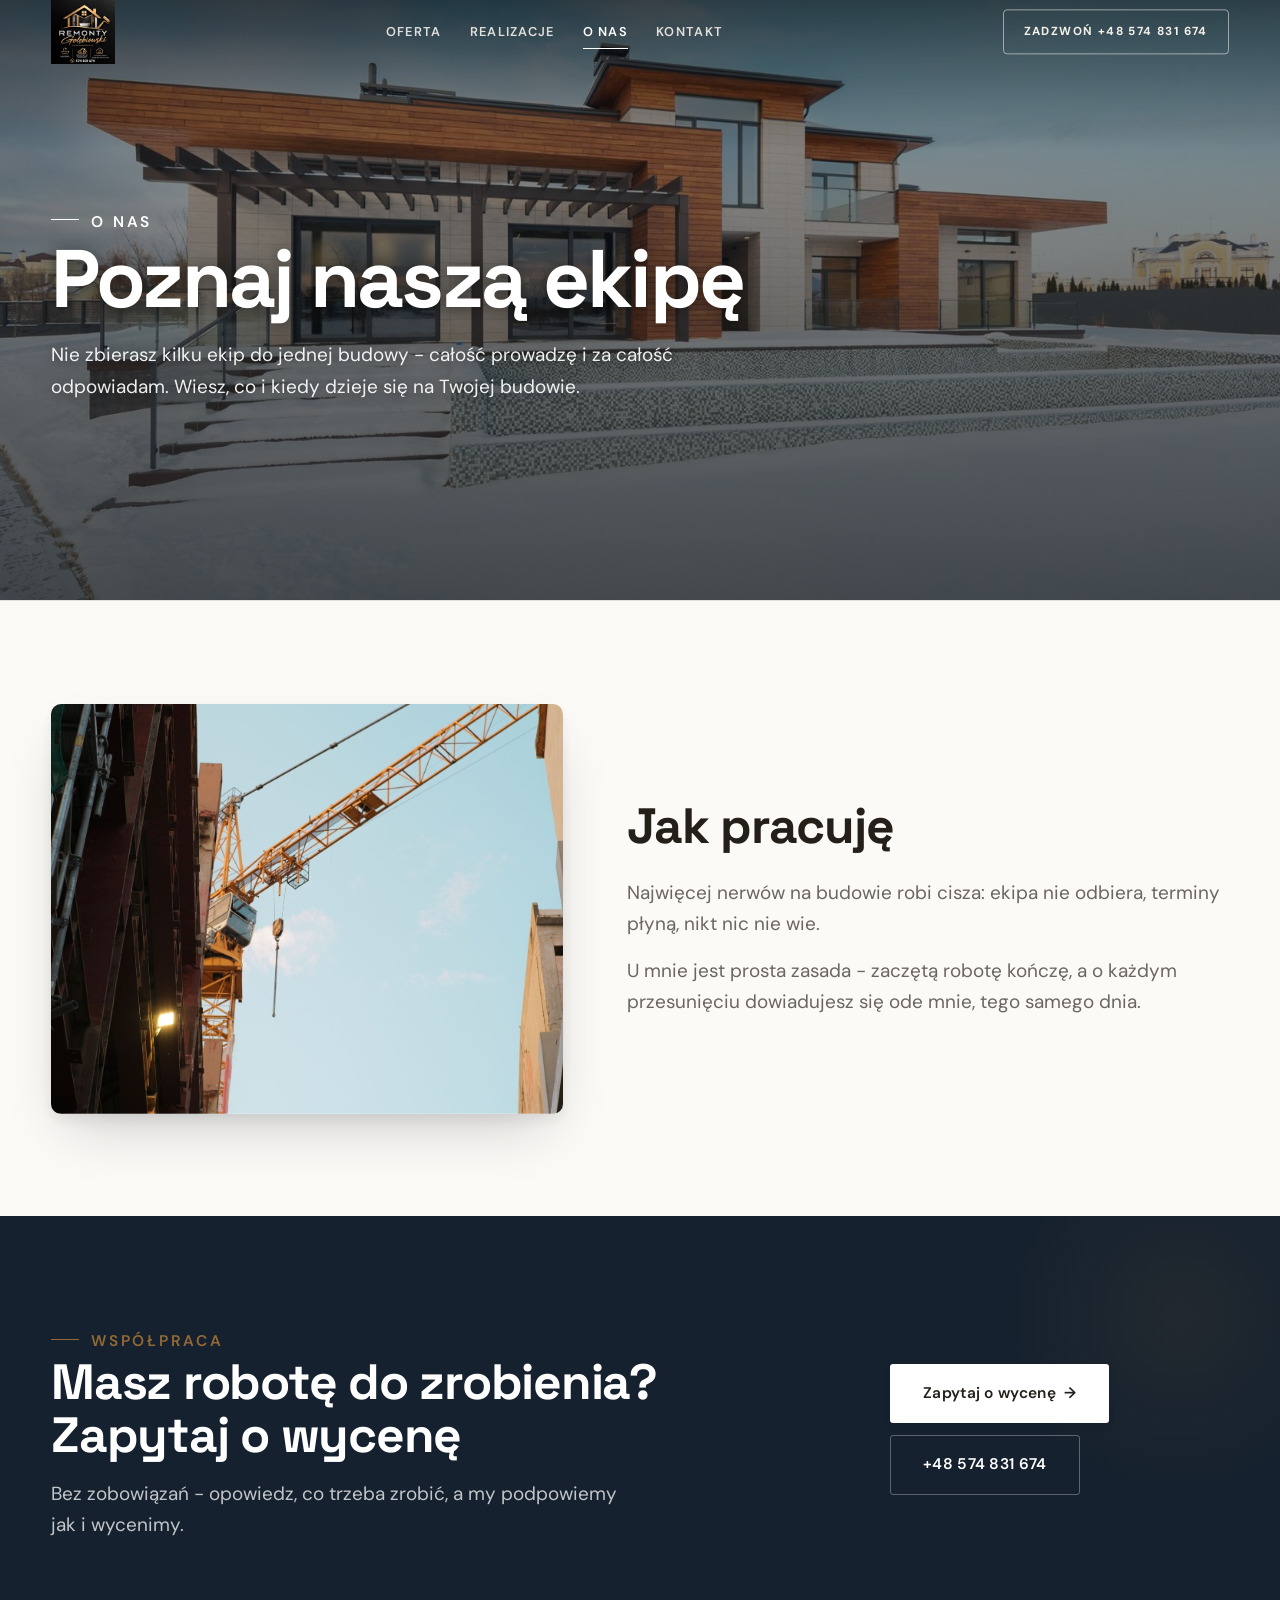
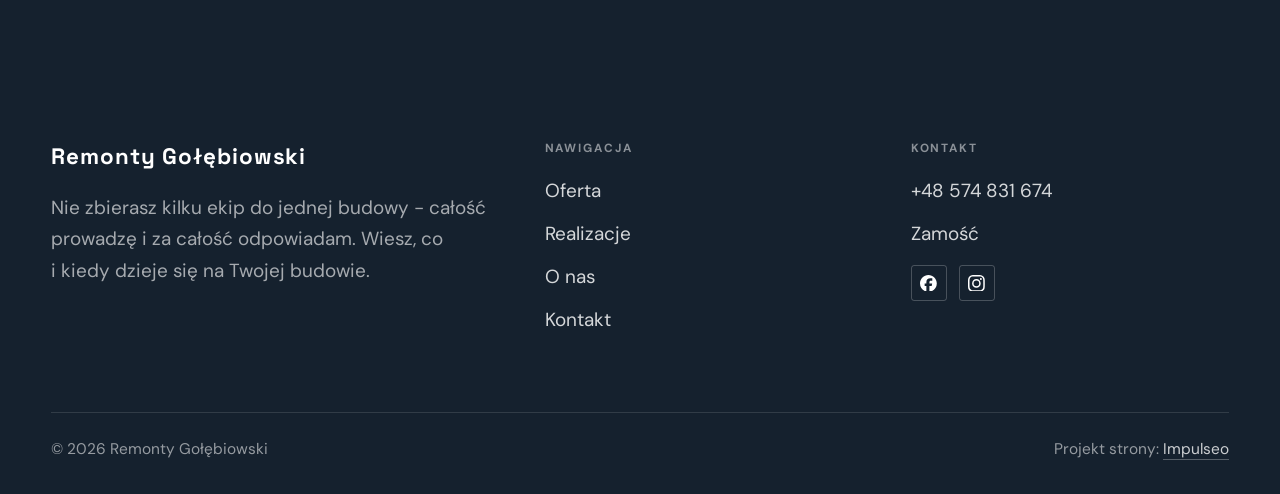
<file: o-nas.html>
<!DOCTYPE html>
<html lang="pl">
<head>
<meta charset="UTF-8">
<meta name="viewport" content="width=device-width, initial-scale=1.0">
<title>O nas - Remonty Gołębiowski</title>
<meta name="description" content="Firma budowlana w Zamościu: budowa domów, stany surowe, remonty, wykończenia, elewacje. Kosztorys i termin na piśmie przed robotą. Zadzwoń: +48 574 831 674.">
<link rel="canonical" href="https://kris20032.github.io/remonty-golebiowski/o-nas.html">
<meta name="robots" content="noindex, nofollow">
<meta property="og:type" content="website">
<meta property="og:locale" content="pl_PL">
<meta property="og:site_name" content="Remonty Gołębiowski">
<meta property="og:title" content="O nas - Remonty Gołębiowski">
<meta property="og:description" content="Firma budowlana w Zamościu: budowa domów, stany surowe, remonty, wykończenia, elewacje. Kosztorys i termin na piśmie przed robotą. Zadzwoń: +48 574 831 674.">
<meta property="og:url" content="https://kris20032.github.io/remonty-golebiowski/o-nas.html">
<meta property="og:image" content="https://kris20032.github.io/remonty-golebiowski/img/og.jpg">
<meta property="og:image:width" content="1200">
<meta property="og:image:height" content="630">
<meta name="twitter:card" content="summary_large_image">
<link rel="preconnect" href="https://fonts.googleapis.com">
<link rel="preconnect" href="https://fonts.gstatic.com" crossorigin>
<link href="https://fonts.googleapis.com/css2?family=Space+Grotesk:wght@500;600;700&family=DM+Sans:opsz,wght@9..40,400;9..40,500;9..40,600&display=swap" rel="stylesheet">
<link rel="stylesheet" href="assets/styles.css?v=90b48fe2">
</head>
<body>

<header class="nav">
  <div class="wrap nav-inner">
    <a class="brand brand-has-logo" href="index.html"><img class="brand-logo" src="img/logo.jpg" alt="Remonty Gołębiowski" width="720" height="720" decoding="async"></a>
    <nav class="nav-links">
      <a href="oferta.html">Oferta</a>
      <a href="realizacje.html">Realizacje</a>
      <a href="o-nas.html" class="active" aria-current="page">O nas</a>
      <a href="kontakt.html">Kontakt</a>
      <a href="tel:+48574831674" class="btn btn-accent">Zadzwoń +48 574 831 674</a>
    </nav>
    <button class="nav-toggle" aria-label="Menu"><span></span><span></span><span></span></button>
  </div>
</header>

<main>
<section class="pagehead">
  <img src="img/g12.jpg" alt="Remonty Gołębiowski - Poznaj naszą ekipę" width="1600" height="1065" decoding="async">
  <div class="wrap">
    <span class="eyebrow">O nas</span>
    <h1>Poznaj naszą ekipę</h1>
    <p>Nie zbierasz kilku ekip do jednej budowy - całość prowadzę i za całość odpowiadam. Wiesz, co i kiedy dzieje się na Twojej budowie.</p>
  </div>
</section>
<section>
  <div class="wrap split">
    <div class="split-art reveal"><img src="img/g13.jpg" alt="Remonty Gołębiowski" loading="lazy" width="1600" height="1066" decoding="async"></div>
    <div class="split-copy reveal">
      <h2>Jak pracuję</h2>
      <p class="muted">Najwięcej nerwów na budowie robi cisza: ekipa nie odbiera, terminy płyną, nikt nic nie wie.</p>
      <p class="muted">U mnie jest prosta zasada - zaczętą robotę kończę, a o każdym przesunięciu dowiadujesz się ode mnie, tego samego dnia.</p>
    </div>
  </div>
</section>


<section class="cta">
  <div class="wrap">
    <div class="reveal">
      <span class="eyebrow">Współpraca</span>
      <h2>Masz robotę do zrobienia? Zapytaj o wycenę</h2>
      <p>Bez zobowiązań - opowiedz, co trzeba zrobić, a my podpowiemy jak i wycenimy.</p>
    </div>
    <div class="cta-actions reveal">
      <a href="kontakt.html" class="btn btn-light">Zapytaj o wycenę <span class="arr">→</span></a>
      <a href="tel:+48574831674" class="btn btn-ghost btn-ghost-cta">+48 574 831 674</a>
    </div>
  </div>
</section>
</main>

<footer>
  <div class="wrap">
    <div class="foot-grid">
      <div class="foot-brand">
        <div class="name">Remonty Gołębiowski</div>
        <p>Nie zbierasz kilku ekip do jednej budowy - całość prowadzę i za całość odpowiadam. Wiesz, co i kiedy dzieje się na Twojej budowie.</p>
      </div>
      <div class="foot-col">
        <h4>Nawigacja</h4>
        <a href="oferta.html">Oferta</a>
        <a href="realizacje.html">Realizacje</a>
        <a href="o-nas.html">O nas</a>
        <a href="kontakt.html">Kontakt</a>
      </div>
      <div class="foot-col">
        <h4>Kontakt</h4>
        <a href="tel:+48574831674">+48 574 831 674</a>
        <p>Zamość</p>
      <div class="foot-soc">
        <a class="soc" href="https://www.facebook.com/p/Remonty-Go%C5%82%C4%99biowski-61594027077362/" target="_blank" rel="noopener" aria-label="Facebook - Remonty Gołębiowski"><svg viewBox="0 0 24 24" aria-hidden="true" focusable="false"><path d="M9.101 23.691v-7.98H6.627v-3.667h2.474v-1.58c0-4.085 1.848-5.978 5.858-5.978.401 0 .955.042 1.468.103a8.68 8.68 0 0 1 1.141.195v3.325a8.623 8.623 0 0 0-.653-.036 26.805 26.805 0 0 0-.733-.009c-.707 0-1.259.096-1.675.309a1.686 1.686 0 0 0-.679.622c-.258.42-.374.995-.374 1.752v1.297h3.919l-.386 2.103-.287 1.564h-3.246v8.245C19.396 23.238 24 18.179 24 12.044c0-6.627-5.373-12-12-12s-12 5.373-12 12c0 5.628 3.874 10.35 9.101 11.647Z" fill="currentColor"/></svg></a>
        <a class="soc" href="https://www.instagram.com/remonty_golebiowski/" target="_blank" rel="noopener" aria-label="Instagram - Remonty Gołębiowski"><svg viewBox="0 0 24 24" aria-hidden="true" focusable="false"><path d="M7.0301.084c-1.2768.0602-2.1487.264-2.911.5634-.7888.3075-1.4575.72-2.1228 1.3877-.6652.6677-1.075 1.3368-1.3802 2.127-.2954.7638-.4956 1.6365-.552 2.914-.0564 1.2775-.0689 1.6882-.0626 4.947.0062 3.2586.0206 3.6671.0825 4.9473.061 1.2765.264 2.1482.5635 2.9107.308.7889.72 1.4573 1.388 2.1228.6679.6655 1.3365 1.0743 2.1285 1.38.7632.295 1.6361.4961 2.9134.552 1.2773.056 1.6884.069 4.9462.0627 3.2578-.0062 3.668-.0207 4.9478-.0814 1.28-.0607 2.147-.2652 2.9098-.5633.7889-.3086 1.4578-.72 2.1228-1.3881.665-.6682 1.0745-1.3378 1.3795-2.1284.2957-.7632.4966-1.636.552-2.9124.056-1.2809.0692-1.6898.063-4.948-.0063-3.2583-.021-3.6668-.0817-4.9465-.0607-1.2797-.264-2.1487-.5633-2.9117-.3084-.7889-.72-1.4568-1.3876-2.1228C21.2982 1.33 20.628.9208 19.8378.6165 19.074.321 18.2017.1197 16.9244.0645 15.6471.0093 15.236-.005 11.977.0014 8.718.0076 8.31.0215 7.0301.0839m.1402 21.6932c-1.17-.0509-1.8053-.2453-2.2287-.408-.5606-.216-.96-.4771-1.3819-.895-.422-.4178-.6811-.8186-.9-1.378-.1644-.4234-.3624-1.058-.4171-2.228-.0595-1.2645-.072-1.6442-.079-4.848-.007-3.2037.0053-3.583.0607-4.848.05-1.169.2456-1.805.408-2.2282.216-.5613.4762-.96.895-1.3816.4188-.4217.8184-.6814 1.3783-.9003.423-.1651 1.0575-.3614 2.227-.4171 1.2655-.06 1.6447-.072 4.848-.079 3.2033-.007 3.5835.005 4.8495.0608 1.169.0508 1.8053.2445 2.228.408.5608.216.96.4754 1.3816.895.4217.4194.6816.8176.9005 1.3787.1653.4217.3617 1.056.4169 2.2263.0602 1.2655.0739 1.645.0796 4.848.0058 3.203-.0055 3.5834-.061 4.848-.051 1.17-.245 1.8055-.408 2.2294-.216.5604-.4763.96-.8954 1.3814-.419.4215-.8181.6811-1.3783.9-.4224.1649-1.0577.3617-2.2262.4174-1.2656.0595-1.6448.072-4.8493.079-3.2045.007-3.5825-.006-4.848-.0608M16.953 5.5864A1.44 1.44 0 1 0 18.39 4.144a1.44 1.44 0 0 0-1.437 1.4424M5.8385 12.012c.0067 3.4032 2.7706 6.1557 6.173 6.1493 3.4026-.0065 6.157-2.7701 6.1506-6.1733-.0065-3.4032-2.771-6.1565-6.174-6.1498-3.403.0067-6.156 2.771-6.1496 6.1738M8 12.0077a4 4 0 1 1 4.008 3.9921A3.9996 3.9996 0 0 1 8 12.0077" fill="currentColor"/></svg></a>
      </div>
      </div>
    </div>
    <div class="foot-bot">
      <span>© 2026 Remonty Gołębiowski</span>
      <span>Projekt strony: <a class="foot-credit" href="https://impulseo.pl" target="_blank" rel="noopener">Impulseo</a></span>
    </div>
  </div>
</footer>
<div class="sticky-call"><a class="sc-call" href="tel:+48574831674"><svg class="ico-tel" width="16" height="16" viewBox="0 0 24 24" fill="none" aria-hidden="true"><path d="M6.6 10.8a15.5 15.5 0 0 0 6.6 6.6l2.2-2.2a1 1 0 0 1 1-.24 11.4 11.4 0 0 0 3.6.58 1 1 0 0 1 1 1V20a1 1 0 0 1-1 1A17 17 0 0 1 3 4a1 1 0 0 1 1-1h3.5a1 1 0 0 1 1 1c0 1.25.2 2.46.58 3.6a1 1 0 0 1-.25 1l-2.23 2.2Z" fill="currentColor"/></svg> Zadzwoń</a><a class="sc-quote" href="kontakt.html">Zadzwoń: +48 574 831 674</a></div>
<div class="demo-wazne" data-do="2026-10-21" data-cykl="3" hidden><svg class="dw-ico" width="13" height="13" viewBox="0 0 24 24" fill="none" aria-hidden="true"><circle cx="12" cy="12" r="8.6" stroke="currentColor" stroke-width="1.8"/><path d="M12 7.2V12l3.3 2" stroke="currentColor" stroke-width="1.8" stroke-linecap="round"/></svg><span class="dw-txt"></span></div>

<script src="assets/main.js"></script>
</body>
</html>
</file>
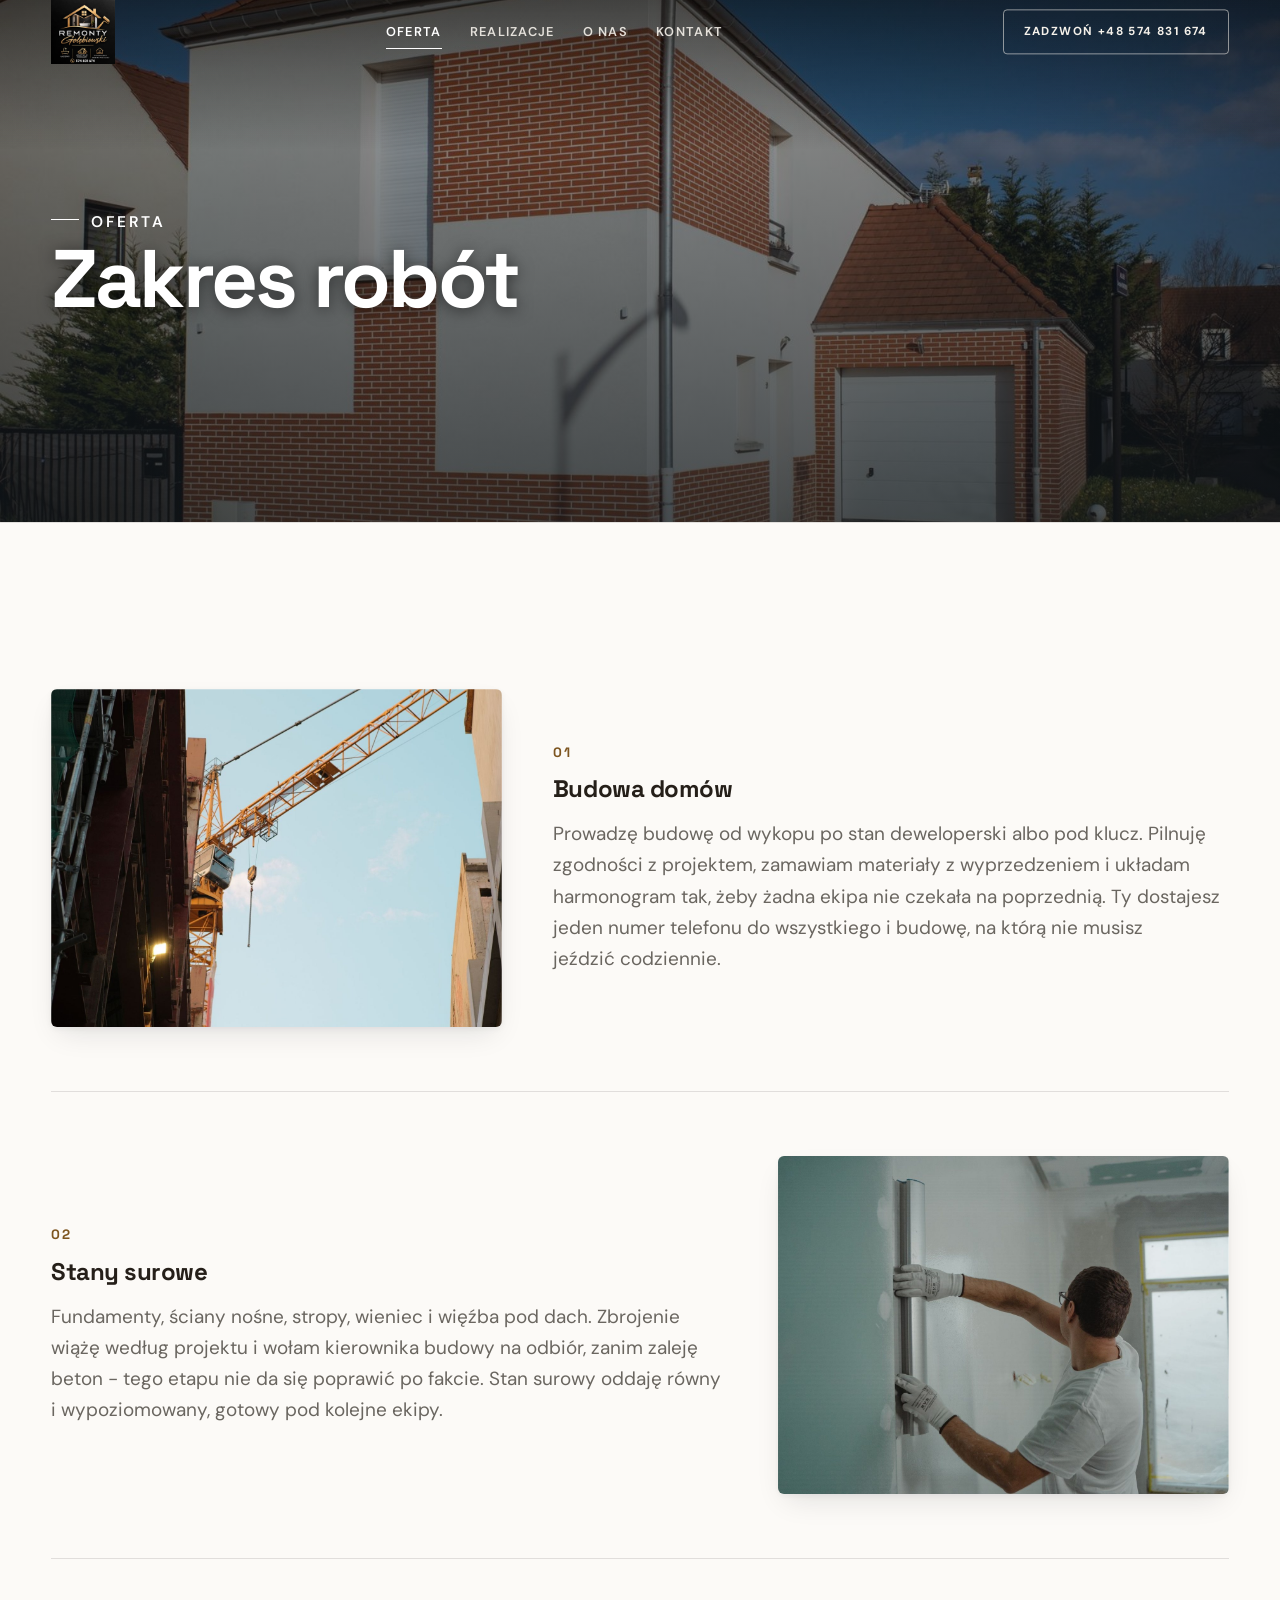
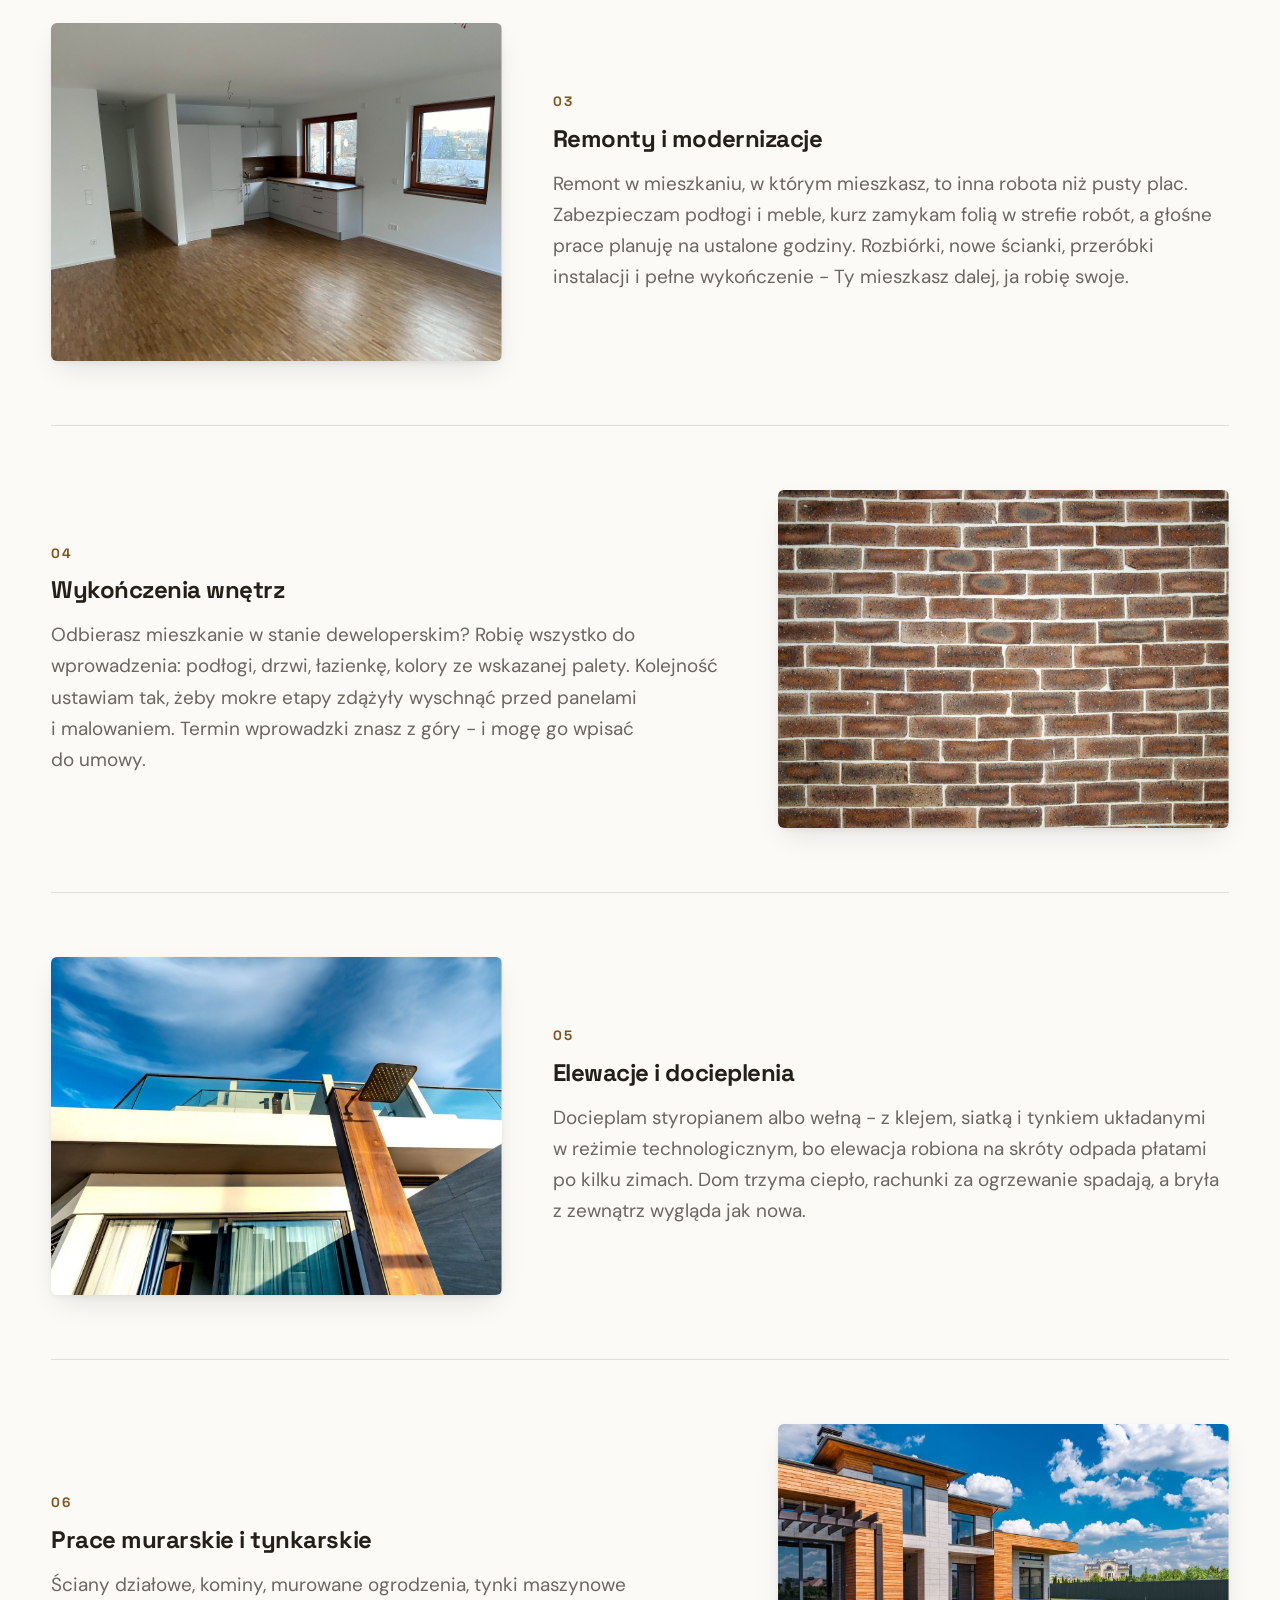
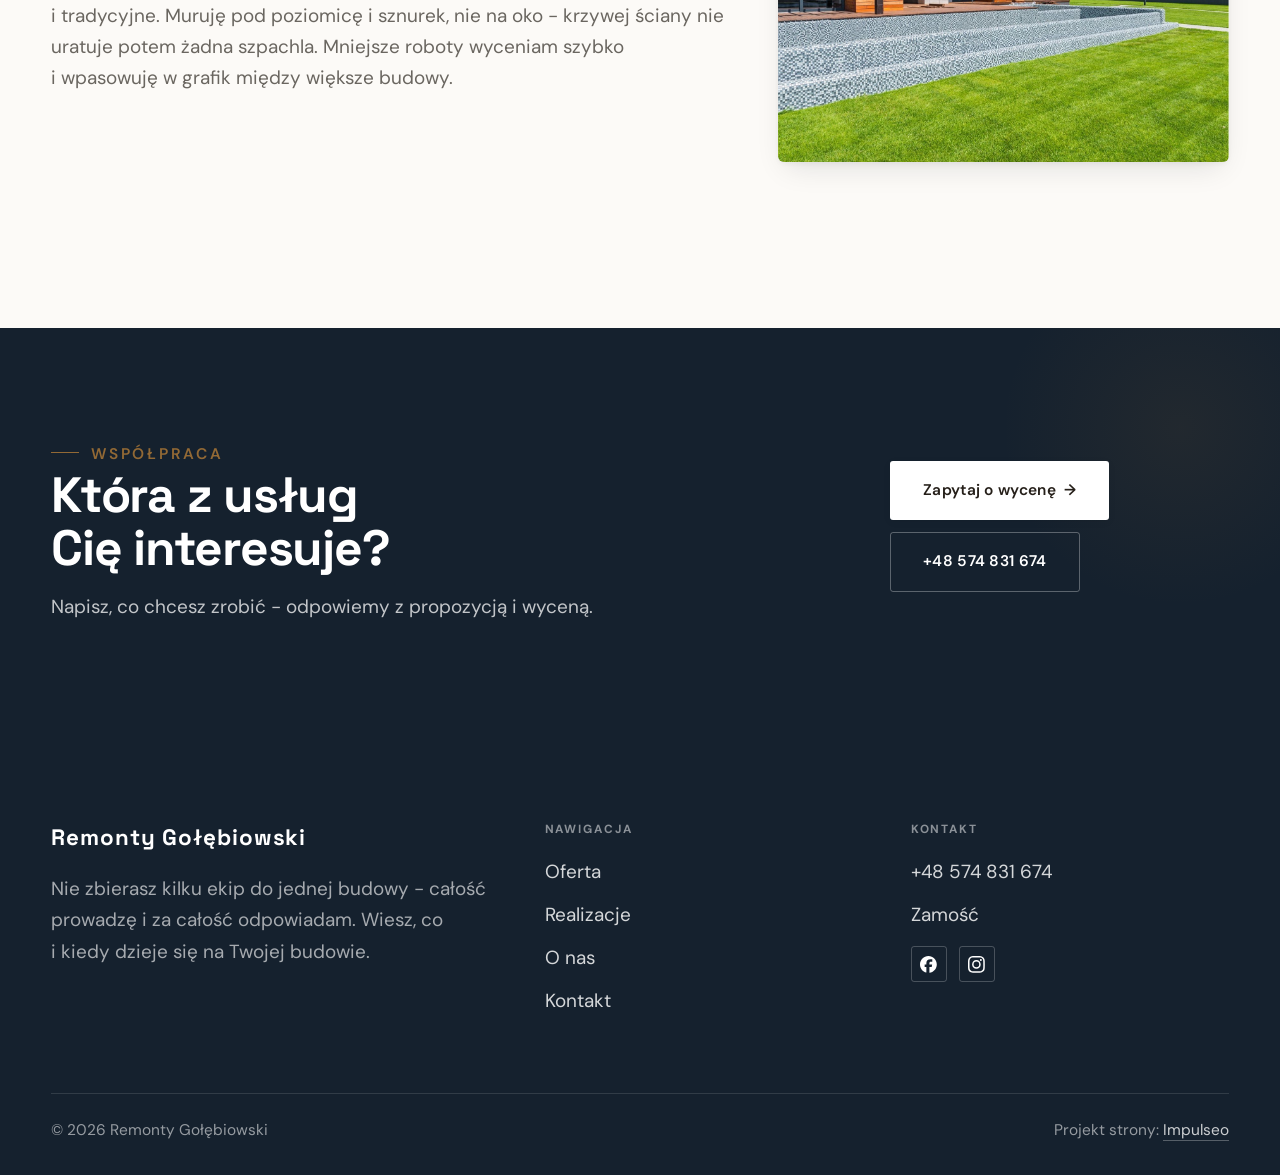
<file: oferta.html>
<!DOCTYPE html>
<html lang="pl">
<head>
<meta charset="UTF-8">
<meta name="viewport" content="width=device-width, initial-scale=1.0">
<title>Oferta - Remonty Gołębiowski</title>
<meta name="description" content="Firma budowlana w Zamościu: budowa domów, stany surowe, remonty, wykończenia, elewacje. Kosztorys i termin na piśmie przed robotą. Zadzwoń: +48 574 831 674.">
<link rel="canonical" href="https://kris20032.github.io/remonty-golebiowski/oferta.html">
<meta name="robots" content="noindex, nofollow">
<meta property="og:type" content="website">
<meta property="og:locale" content="pl_PL">
<meta property="og:site_name" content="Remonty Gołębiowski">
<meta property="og:title" content="Oferta - Remonty Gołębiowski">
<meta property="og:description" content="Firma budowlana w Zamościu: budowa domów, stany surowe, remonty, wykończenia, elewacje. Kosztorys i termin na piśmie przed robotą. Zadzwoń: +48 574 831 674.">
<meta property="og:url" content="https://kris20032.github.io/remonty-golebiowski/oferta.html">
<meta property="og:image" content="https://kris20032.github.io/remonty-golebiowski/img/og.jpg">
<meta property="og:image:width" content="1200">
<meta property="og:image:height" content="630">
<meta name="twitter:card" content="summary_large_image">
<link rel="preconnect" href="https://fonts.googleapis.com">
<link rel="preconnect" href="https://fonts.gstatic.com" crossorigin>
<link href="https://fonts.googleapis.com/css2?family=Space+Grotesk:wght@500;600;700&family=DM+Sans:opsz,wght@9..40,400;9..40,500;9..40,600&display=swap" rel="stylesheet">
<link rel="stylesheet" href="assets/styles.css?v=90b48fe2">
</head>
<body>

<header class="nav">
  <div class="wrap nav-inner">
    <a class="brand brand-has-logo" href="index.html"><img class="brand-logo" src="img/logo.jpg" alt="Remonty Gołębiowski" width="720" height="720" decoding="async"></a>
    <nav class="nav-links">
      <a href="oferta.html" class="active" aria-current="page">Oferta</a>
      <a href="realizacje.html">Realizacje</a>
      <a href="o-nas.html">O nas</a>
      <a href="kontakt.html">Kontakt</a>
      <a href="tel:+48574831674" class="btn btn-accent">Zadzwoń +48 574 831 674</a>
    </nav>
    <button class="nav-toggle" aria-label="Menu"><span></span><span></span><span></span></button>
  </div>
</header>

<main>
<section class="pagehead">
  <img src="img/g11.jpg" alt="Remonty Gołębiowski - Zakres robót" width="1600" height="1066" decoding="async">
  <div class="wrap">
    <span class="eyebrow">Oferta</span>
    <h1>Zakres robót</h1>
  </div>
</section>
<section>
  <div class="wrap">
    <div class="svc-row reveal">
      <div class="svc-row-art"><img src="img/g13.jpg" alt="Budowa domów" loading="lazy" width="1600" height="1066" decoding="async"></div>
      <div>
        <span class="num">01</span>
        <h3>Budowa domów</h3>
        <p class="muted">Prowadzę budowę od wykopu po stan deweloperski albo pod klucz. Pilnuję zgodności z projektem, zamawiam materiały z wyprzedzeniem i układam harmonogram tak, żeby żadna ekipa nie czekała na poprzednią. Ty dostajesz jeden numer telefonu do wszystkiego i budowę, na którą nie musisz jeździć codziennie.</p>
      </div>
    </div>
    <div class="svc-row rev reveal">
      <div class="svc-row-art"><img src="img/g14.jpg" alt="Stany surowe" loading="lazy" width="1600" height="1066" decoding="async"></div>
      <div>
        <span class="num">02</span>
        <h3>Stany surowe</h3>
        <p class="muted">Fundamenty, ściany nośne, stropy, wieniec i więźba pod dach. Zbrojenie wiążę według projektu i wołam kierownika budowy na odbiór, zanim zaleję beton - tego etapu nie da się poprawić po fakcie. Stan surowy oddaję równy i wypoziomowany, gotowy pod kolejne ekipy.</p>
      </div>
    </div>
    <div class="svc-row reveal">
      <div class="svc-row-art"><img src="img/about.jpg" alt="Remonty i modernizacje" loading="lazy" width="2048" height="1532" decoding="async"></div>
      <div>
        <span class="num">03</span>
        <h3>Remonty i modernizacje</h3>
        <p class="muted">Remont w mieszkaniu, w którym mieszkasz, to inna robota niż pusty plac. Zabezpieczam podłogi i meble, kurz zamykam folią w strefie robót, a głośne prace planuję na ustalone godziny. Rozbiórki, nowe ścianki, przeróbki instalacji i pełne wykończenie - Ty mieszkasz dalej, ja robię swoje.</p>
      </div>
    </div>
    <div class="svc-row rev reveal">
      <div class="svc-row-art"><img src="img/g8.jpg" alt="Wykończenia wnętrz" loading="lazy" width="1600" height="1066" decoding="async"></div>
      <div>
        <span class="num">04</span>
        <h3>Wykończenia wnętrz</h3>
        <p class="muted">Odbierasz mieszkanie w stanie deweloperskim? Robię wszystko do wprowadzenia: podłogi, drzwi, łazienkę, kolory ze wskazanej palety. Kolejność ustawiam tak, żeby mokre etapy zdążyły wyschnąć przed panelami i malowaniem. Termin wprowadzki znasz z góry - i mogę go wpisać do umowy.</p>
      </div>
    </div>
    <div class="svc-row reveal">
      <div class="svc-row-art"><img src="img/g9.jpg" alt="Elewacje i docieplenia" loading="lazy" width="1600" height="1066" decoding="async"></div>
      <div>
        <span class="num">05</span>
        <h3>Elewacje i docieplenia</h3>
        <p class="muted">Docieplam styropianem albo wełną - z klejem, siatką i tynkiem układanymi w reżimie technologicznym, bo elewacja robiona na skróty odpada płatami po kilku zimach. Dom trzyma ciepło, rachunki za ogrzewanie spadają, a bryła z zewnątrz wygląda jak nowa.</p>
      </div>
    </div>
    <div class="svc-row rev reveal">
      <div class="svc-row-art"><img src="img/g10.jpg" alt="Prace murarskie i tynkarskie" loading="lazy" width="1600" height="1068" decoding="async"></div>
      <div>
        <span class="num">06</span>
        <h3>Prace murarskie i tynkarskie</h3>
        <p class="muted">Ściany działowe, kominy, murowane ogrodzenia, tynki maszynowe i tradycyjne. Muruję pod poziomicę i sznurek, nie na oko - krzywej ściany nie uratuje potem żadna szpachla. Mniejsze roboty wyceniam szybko i wpasowuję w grafik między większe budowy.</p>
      </div>
    </div>
  </div>
</section>

<section class="cta">
  <div class="wrap">
    <div class="reveal">
      <span class="eyebrow">Współpraca</span>
      <h2>Która z usług Cię interesuje?</h2>
      <p>Napisz, co chcesz zrobić - odpowiemy z propozycją i wyceną.</p>
    </div>
    <div class="cta-actions reveal">
      <a href="kontakt.html" class="btn btn-light">Zapytaj o wycenę <span class="arr">→</span></a>
      <a href="tel:+48574831674" class="btn btn-ghost btn-ghost-cta">+48 574 831 674</a>
    </div>
  </div>
</section>
</main>

<footer>
  <div class="wrap">
    <div class="foot-grid">
      <div class="foot-brand">
        <div class="name">Remonty Gołębiowski</div>
        <p>Nie zbierasz kilku ekip do jednej budowy - całość prowadzę i za całość odpowiadam. Wiesz, co i kiedy dzieje się na Twojej budowie.</p>
      </div>
      <div class="foot-col">
        <h4>Nawigacja</h4>
        <a href="oferta.html">Oferta</a>
        <a href="realizacje.html">Realizacje</a>
        <a href="o-nas.html">O nas</a>
        <a href="kontakt.html">Kontakt</a>
      </div>
      <div class="foot-col">
        <h4>Kontakt</h4>
        <a href="tel:+48574831674">+48 574 831 674</a>
        <p>Zamość</p>
      <div class="foot-soc">
        <a class="soc" href="https://www.facebook.com/p/Remonty-Go%C5%82%C4%99biowski-61594027077362/" target="_blank" rel="noopener" aria-label="Facebook - Remonty Gołębiowski"><svg viewBox="0 0 24 24" aria-hidden="true" focusable="false"><path d="M9.101 23.691v-7.98H6.627v-3.667h2.474v-1.58c0-4.085 1.848-5.978 5.858-5.978.401 0 .955.042 1.468.103a8.68 8.68 0 0 1 1.141.195v3.325a8.623 8.623 0 0 0-.653-.036 26.805 26.805 0 0 0-.733-.009c-.707 0-1.259.096-1.675.309a1.686 1.686 0 0 0-.679.622c-.258.42-.374.995-.374 1.752v1.297h3.919l-.386 2.103-.287 1.564h-3.246v8.245C19.396 23.238 24 18.179 24 12.044c0-6.627-5.373-12-12-12s-12 5.373-12 12c0 5.628 3.874 10.35 9.101 11.647Z" fill="currentColor"/></svg></a>
        <a class="soc" href="https://www.instagram.com/remonty_golebiowski/" target="_blank" rel="noopener" aria-label="Instagram - Remonty Gołębiowski"><svg viewBox="0 0 24 24" aria-hidden="true" focusable="false"><path d="M7.0301.084c-1.2768.0602-2.1487.264-2.911.5634-.7888.3075-1.4575.72-2.1228 1.3877-.6652.6677-1.075 1.3368-1.3802 2.127-.2954.7638-.4956 1.6365-.552 2.914-.0564 1.2775-.0689 1.6882-.0626 4.947.0062 3.2586.0206 3.6671.0825 4.9473.061 1.2765.264 2.1482.5635 2.9107.308.7889.72 1.4573 1.388 2.1228.6679.6655 1.3365 1.0743 2.1285 1.38.7632.295 1.6361.4961 2.9134.552 1.2773.056 1.6884.069 4.9462.0627 3.2578-.0062 3.668-.0207 4.9478-.0814 1.28-.0607 2.147-.2652 2.9098-.5633.7889-.3086 1.4578-.72 2.1228-1.3881.665-.6682 1.0745-1.3378 1.3795-2.1284.2957-.7632.4966-1.636.552-2.9124.056-1.2809.0692-1.6898.063-4.948-.0063-3.2583-.021-3.6668-.0817-4.9465-.0607-1.2797-.264-2.1487-.5633-2.9117-.3084-.7889-.72-1.4568-1.3876-2.1228C21.2982 1.33 20.628.9208 19.8378.6165 19.074.321 18.2017.1197 16.9244.0645 15.6471.0093 15.236-.005 11.977.0014 8.718.0076 8.31.0215 7.0301.0839m.1402 21.6932c-1.17-.0509-1.8053-.2453-2.2287-.408-.5606-.216-.96-.4771-1.3819-.895-.422-.4178-.6811-.8186-.9-1.378-.1644-.4234-.3624-1.058-.4171-2.228-.0595-1.2645-.072-1.6442-.079-4.848-.007-3.2037.0053-3.583.0607-4.848.05-1.169.2456-1.805.408-2.2282.216-.5613.4762-.96.895-1.3816.4188-.4217.8184-.6814 1.3783-.9003.423-.1651 1.0575-.3614 2.227-.4171 1.2655-.06 1.6447-.072 4.848-.079 3.2033-.007 3.5835.005 4.8495.0608 1.169.0508 1.8053.2445 2.228.408.5608.216.96.4754 1.3816.895.4217.4194.6816.8176.9005 1.3787.1653.4217.3617 1.056.4169 2.2263.0602 1.2655.0739 1.645.0796 4.848.0058 3.203-.0055 3.5834-.061 4.848-.051 1.17-.245 1.8055-.408 2.2294-.216.5604-.4763.96-.8954 1.3814-.419.4215-.8181.6811-1.3783.9-.4224.1649-1.0577.3617-2.2262.4174-1.2656.0595-1.6448.072-4.8493.079-3.2045.007-3.5825-.006-4.848-.0608M16.953 5.5864A1.44 1.44 0 1 0 18.39 4.144a1.44 1.44 0 0 0-1.437 1.4424M5.8385 12.012c.0067 3.4032 2.7706 6.1557 6.173 6.1493 3.4026-.0065 6.157-2.7701 6.1506-6.1733-.0065-3.4032-2.771-6.1565-6.174-6.1498-3.403.0067-6.156 2.771-6.1496 6.1738M8 12.0077a4 4 0 1 1 4.008 3.9921A3.9996 3.9996 0 0 1 8 12.0077" fill="currentColor"/></svg></a>
      </div>
      </div>
    </div>
    <div class="foot-bot">
      <span>© 2026 Remonty Gołębiowski</span>
      <span>Projekt strony: <a class="foot-credit" href="https://impulseo.pl" target="_blank" rel="noopener">Impulseo</a></span>
    </div>
  </div>
</footer>
<div class="sticky-call"><a class="sc-call" href="tel:+48574831674"><svg class="ico-tel" width="16" height="16" viewBox="0 0 24 24" fill="none" aria-hidden="true"><path d="M6.6 10.8a15.5 15.5 0 0 0 6.6 6.6l2.2-2.2a1 1 0 0 1 1-.24 11.4 11.4 0 0 0 3.6.58 1 1 0 0 1 1 1V20a1 1 0 0 1-1 1A17 17 0 0 1 3 4a1 1 0 0 1 1-1h3.5a1 1 0 0 1 1 1c0 1.25.2 2.46.58 3.6a1 1 0 0 1-.25 1l-2.23 2.2Z" fill="currentColor"/></svg> Zadzwoń</a><a class="sc-quote" href="kontakt.html">Zadzwoń: +48 574 831 674</a></div>
<div class="demo-wazne" data-do="2026-10-21" data-cykl="3" hidden><svg class="dw-ico" width="13" height="13" viewBox="0 0 24 24" fill="none" aria-hidden="true"><circle cx="12" cy="12" r="8.6" stroke="currentColor" stroke-width="1.8"/><path d="M12 7.2V12l3.3 2" stroke="currentColor" stroke-width="1.8" stroke-linecap="round"/></svg><span class="dw-txt"></span></div>

<script src="assets/main.js"></script>
</body>
</html>
</file>
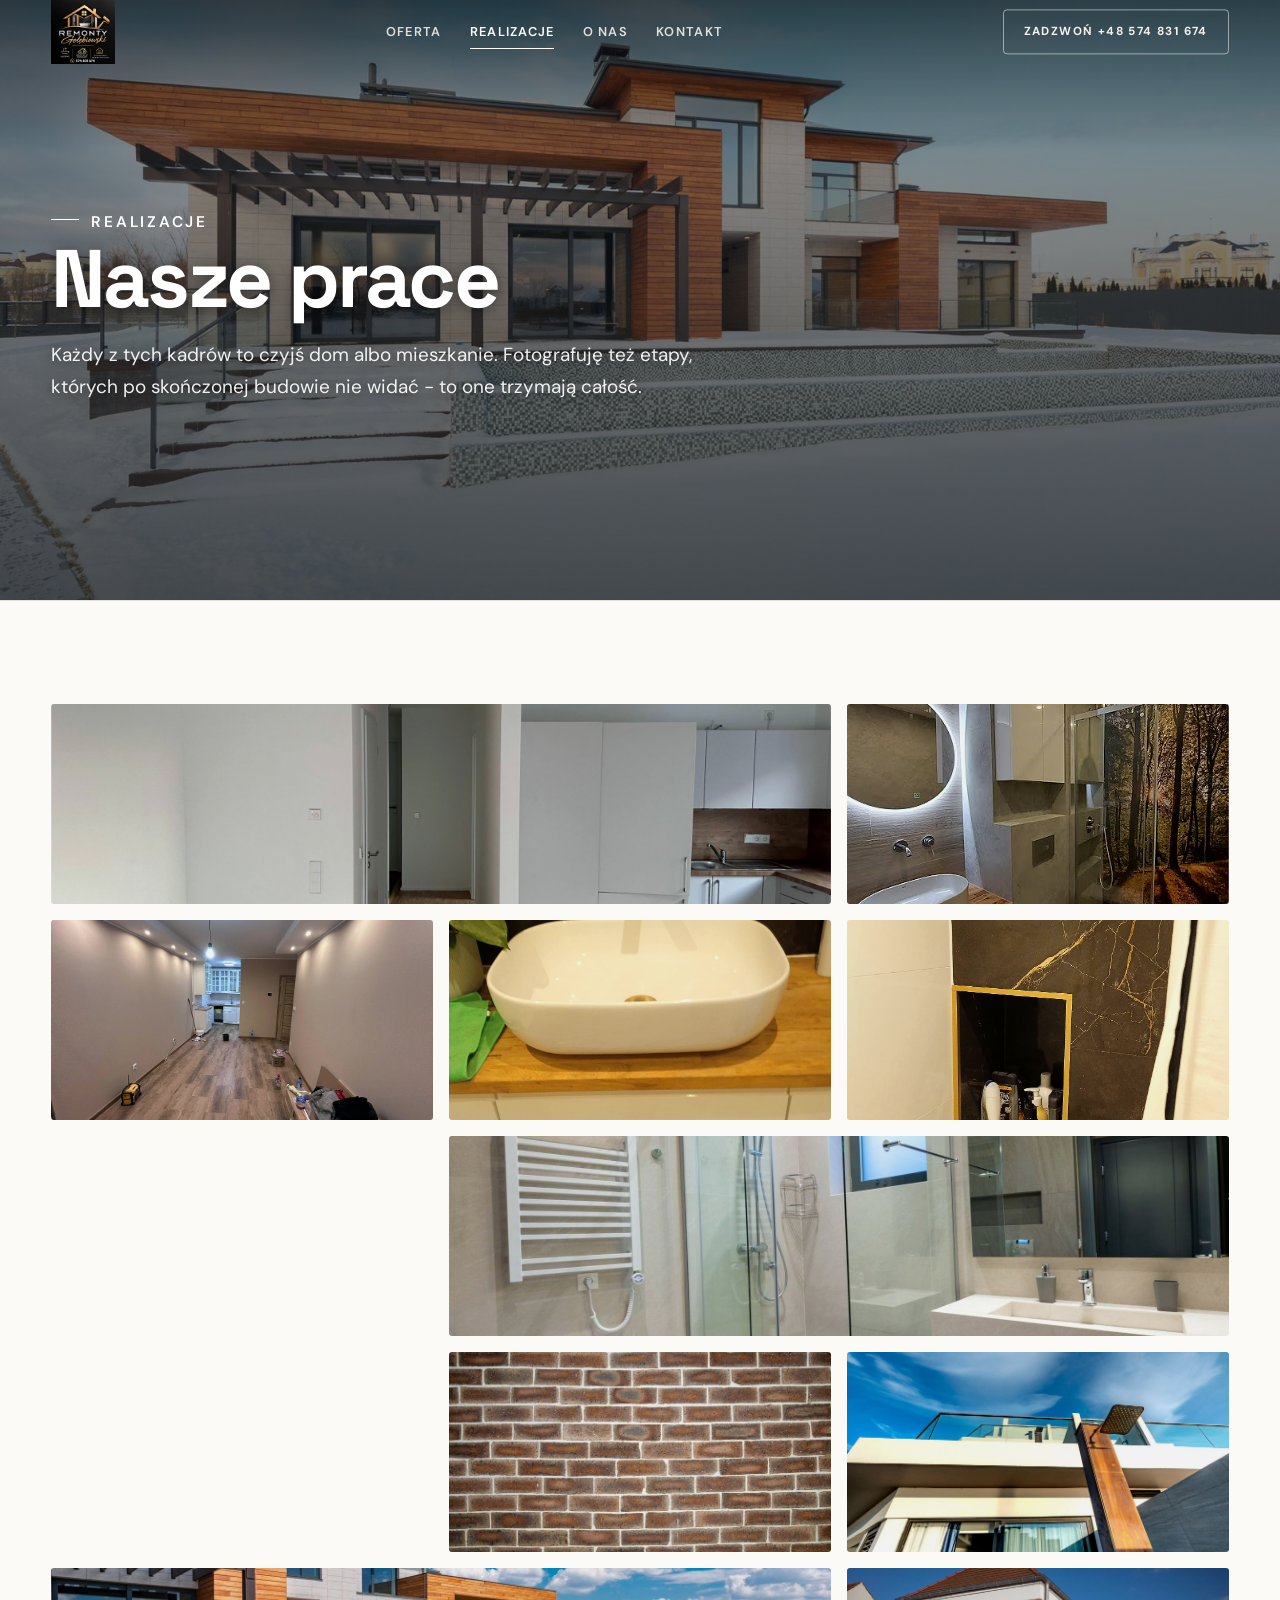
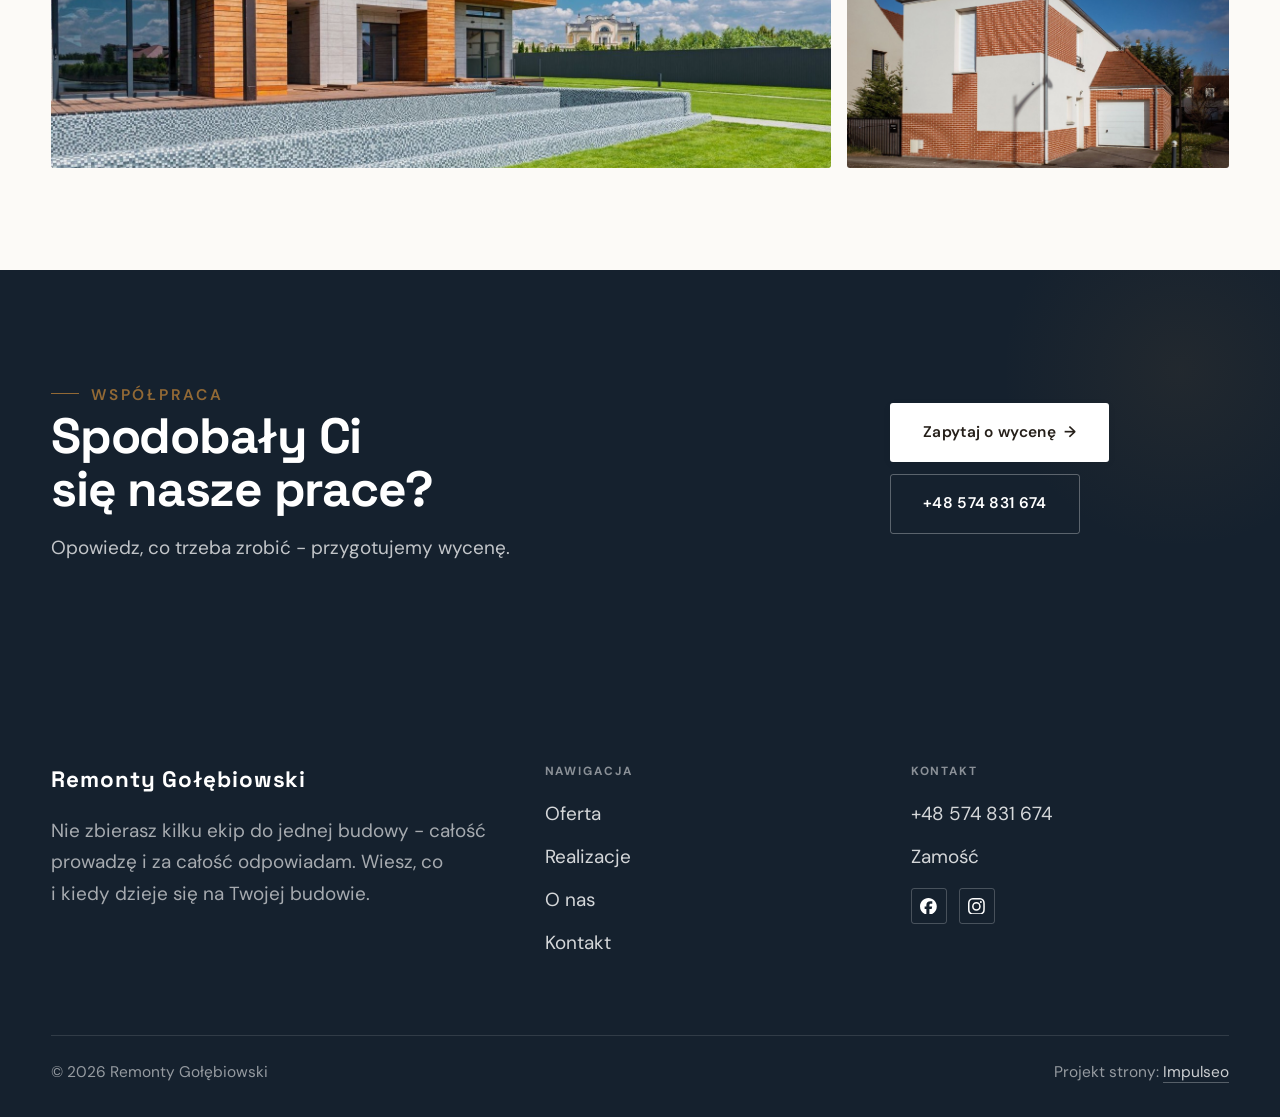
<file: realizacje.html>
<!DOCTYPE html>
<html lang="pl">
<head>
<meta charset="UTF-8">
<meta name="viewport" content="width=device-width, initial-scale=1.0">
<title>Realizacje - Remonty Gołębiowski</title>
<meta name="description" content="Realizacje Remonty Gołębiowski: Fundamenty i zbrojenie, Stan surowy, Więźba i dach, Wykończenie wnętrza, Elewacja i docieplenie">
<link rel="canonical" href="https://kris20032.github.io/remonty-golebiowski/realizacje.html">
<meta name="robots" content="noindex, nofollow">
<meta property="og:type" content="website">
<meta property="og:locale" content="pl_PL">
<meta property="og:site_name" content="Remonty Gołębiowski">
<meta property="og:title" content="Realizacje - Remonty Gołębiowski">
<meta property="og:description" content="Realizacje Remonty Gołębiowski: Fundamenty i zbrojenie, Stan surowy, Więźba i dach, Wykończenie wnętrza, Elewacja i docieplenie">
<meta property="og:url" content="https://kris20032.github.io/remonty-golebiowski/realizacje.html">
<meta property="og:image" content="https://kris20032.github.io/remonty-golebiowski/img/og.jpg">
<meta property="og:image:width" content="1200">
<meta property="og:image:height" content="630">
<meta name="twitter:card" content="summary_large_image">
<link rel="preconnect" href="https://fonts.googleapis.com">
<link rel="preconnect" href="https://fonts.gstatic.com" crossorigin>
<link href="https://fonts.googleapis.com/css2?family=Space+Grotesk:wght@500;600;700&family=DM+Sans:opsz,wght@9..40,400;9..40,500;9..40,600&display=swap" rel="stylesheet">
<link rel="stylesheet" href="assets/styles.css?v=90b48fe2">
</head>
<body>

<header class="nav">
  <div class="wrap nav-inner">
    <a class="brand brand-has-logo" href="index.html"><img class="brand-logo" src="img/logo.jpg" alt="Remonty Gołębiowski" width="720" height="720" decoding="async"></a>
    <nav class="nav-links">
      <a href="oferta.html">Oferta</a>
      <a href="realizacje.html" class="active" aria-current="page">Realizacje</a>
      <a href="o-nas.html">O nas</a>
      <a href="kontakt.html">Kontakt</a>
      <a href="tel:+48574831674" class="btn btn-accent">Zadzwoń +48 574 831 674</a>
    </nav>
    <button class="nav-toggle" aria-label="Menu"><span></span><span></span><span></span></button>
  </div>
</header>

<main>
<section class="pagehead">
  <img src="img/g12.jpg" alt="Remonty Gołębiowski - Nasze prace" width="1600" height="1065" decoding="async">
  <div class="wrap">
    <span class="eyebrow">Realizacje</span>
    <h1>Nasze prace</h1>
    <p>Każdy z tych kadrów to czyjś dom albo mieszkanie. Fotografuję też etapy, których po skończonej budowie nie widać - to one trzymają całość.</p>
  </div>
</section>
<section>
  <div class="wrap">
    <div class="gallery">
      <div class="tile t-two3 reveal"><img src="img/g1.jpg" alt="Remonty Gołębiowski" loading="lazy" width="1996" height="1482" decoding="async"></div>
      <div class="tile t-third reveal"><img src="img/g2.jpg" alt="Remonty Gołębiowski" loading="lazy" width="480" height="640" decoding="async"></div>
      <div class="tile t-third reveal"><img src="img/g3.jpg" alt="Remonty Gołębiowski" loading="lazy" width="2048" height="1532" decoding="async"></div>
      <div class="tile t-third reveal"><img src="img/g4.jpg" alt="Remonty Gołębiowski" loading="lazy" width="1196" height="1597" decoding="async"></div>
      <div class="tile t-third reveal"><img src="img/g5.jpg" alt="Remonty Gołębiowski" loading="lazy" width="1196" height="1597" decoding="async"></div>
      <div class="tile t-third reveal"><img src="img/g6.jpg" alt="Remonty Gołębiowski" loading="lazy" width="1880" height="1255" decoding="async"></div>
      <div class="tile t-two3 reveal"><img src="img/g7.jpg" alt="Remonty Gołębiowski" loading="lazy" width="1796" height="1154" decoding="async"></div>
      <div class="tile t-third reveal"><img src="img/about.jpg" alt="Remonty Gołębiowski" loading="lazy" width="2048" height="1532" decoding="async"></div>
      <div class="tile t-third reveal"><img src="img/g8.jpg" alt="Remonty Gołębiowski" loading="lazy" width="1600" height="1066" decoding="async"></div>
      <div class="tile t-third reveal"><img src="img/g9.jpg" alt="Remonty Gołębiowski" loading="lazy" width="1600" height="1066" decoding="async"></div>
      <div class="tile t-two3 reveal"><img src="img/g10.jpg" alt="Remonty Gołębiowski" loading="lazy" width="1600" height="1068" decoding="async"></div>
      <div class="tile t-third reveal"><img src="img/g11.jpg" alt="Remonty Gołębiowski" loading="lazy" width="1600" height="1066" decoding="async"></div>
    </div>
  </div>
</section>
<section class="cta">
  <div class="wrap">
    <div class="reveal">
      <span class="eyebrow">Współpraca</span>
      <h2>Spodobały Ci się nasze prace?</h2>
      <p>Opowiedz, co trzeba zrobić - przygotujemy wycenę.</p>
    </div>
    <div class="cta-actions reveal">
      <a href="kontakt.html" class="btn btn-light">Zapytaj o wycenę <span class="arr">→</span></a>
      <a href="tel:+48574831674" class="btn btn-ghost btn-ghost-cta">+48 574 831 674</a>
    </div>
  </div>
</section>
</main>

<footer>
  <div class="wrap">
    <div class="foot-grid">
      <div class="foot-brand">
        <div class="name">Remonty Gołębiowski</div>
        <p>Nie zbierasz kilku ekip do jednej budowy - całość prowadzę i za całość odpowiadam. Wiesz, co i kiedy dzieje się na Twojej budowie.</p>
      </div>
      <div class="foot-col">
        <h4>Nawigacja</h4>
        <a href="oferta.html">Oferta</a>
        <a href="realizacje.html">Realizacje</a>
        <a href="o-nas.html">O nas</a>
        <a href="kontakt.html">Kontakt</a>
      </div>
      <div class="foot-col">
        <h4>Kontakt</h4>
        <a href="tel:+48574831674">+48 574 831 674</a>
        <p>Zamość</p>
      <div class="foot-soc">
        <a class="soc" href="https://www.facebook.com/p/Remonty-Go%C5%82%C4%99biowski-61594027077362/" target="_blank" rel="noopener" aria-label="Facebook - Remonty Gołębiowski"><svg viewBox="0 0 24 24" aria-hidden="true" focusable="false"><path d="M9.101 23.691v-7.98H6.627v-3.667h2.474v-1.58c0-4.085 1.848-5.978 5.858-5.978.401 0 .955.042 1.468.103a8.68 8.68 0 0 1 1.141.195v3.325a8.623 8.623 0 0 0-.653-.036 26.805 26.805 0 0 0-.733-.009c-.707 0-1.259.096-1.675.309a1.686 1.686 0 0 0-.679.622c-.258.42-.374.995-.374 1.752v1.297h3.919l-.386 2.103-.287 1.564h-3.246v8.245C19.396 23.238 24 18.179 24 12.044c0-6.627-5.373-12-12-12s-12 5.373-12 12c0 5.628 3.874 10.35 9.101 11.647Z" fill="currentColor"/></svg></a>
        <a class="soc" href="https://www.instagram.com/remonty_golebiowski/" target="_blank" rel="noopener" aria-label="Instagram - Remonty Gołębiowski"><svg viewBox="0 0 24 24" aria-hidden="true" focusable="false"><path d="M7.0301.084c-1.2768.0602-2.1487.264-2.911.5634-.7888.3075-1.4575.72-2.1228 1.3877-.6652.6677-1.075 1.3368-1.3802 2.127-.2954.7638-.4956 1.6365-.552 2.914-.0564 1.2775-.0689 1.6882-.0626 4.947.0062 3.2586.0206 3.6671.0825 4.9473.061 1.2765.264 2.1482.5635 2.9107.308.7889.72 1.4573 1.388 2.1228.6679.6655 1.3365 1.0743 2.1285 1.38.7632.295 1.6361.4961 2.9134.552 1.2773.056 1.6884.069 4.9462.0627 3.2578-.0062 3.668-.0207 4.9478-.0814 1.28-.0607 2.147-.2652 2.9098-.5633.7889-.3086 1.4578-.72 2.1228-1.3881.665-.6682 1.0745-1.3378 1.3795-2.1284.2957-.7632.4966-1.636.552-2.9124.056-1.2809.0692-1.6898.063-4.948-.0063-3.2583-.021-3.6668-.0817-4.9465-.0607-1.2797-.264-2.1487-.5633-2.9117-.3084-.7889-.72-1.4568-1.3876-2.1228C21.2982 1.33 20.628.9208 19.8378.6165 19.074.321 18.2017.1197 16.9244.0645 15.6471.0093 15.236-.005 11.977.0014 8.718.0076 8.31.0215 7.0301.0839m.1402 21.6932c-1.17-.0509-1.8053-.2453-2.2287-.408-.5606-.216-.96-.4771-1.3819-.895-.422-.4178-.6811-.8186-.9-1.378-.1644-.4234-.3624-1.058-.4171-2.228-.0595-1.2645-.072-1.6442-.079-4.848-.007-3.2037.0053-3.583.0607-4.848.05-1.169.2456-1.805.408-2.2282.216-.5613.4762-.96.895-1.3816.4188-.4217.8184-.6814 1.3783-.9003.423-.1651 1.0575-.3614 2.227-.4171 1.2655-.06 1.6447-.072 4.848-.079 3.2033-.007 3.5835.005 4.8495.0608 1.169.0508 1.8053.2445 2.228.408.5608.216.96.4754 1.3816.895.4217.4194.6816.8176.9005 1.3787.1653.4217.3617 1.056.4169 2.2263.0602 1.2655.0739 1.645.0796 4.848.0058 3.203-.0055 3.5834-.061 4.848-.051 1.17-.245 1.8055-.408 2.2294-.216.5604-.4763.96-.8954 1.3814-.419.4215-.8181.6811-1.3783.9-.4224.1649-1.0577.3617-2.2262.4174-1.2656.0595-1.6448.072-4.8493.079-3.2045.007-3.5825-.006-4.848-.0608M16.953 5.5864A1.44 1.44 0 1 0 18.39 4.144a1.44 1.44 0 0 0-1.437 1.4424M5.8385 12.012c.0067 3.4032 2.7706 6.1557 6.173 6.1493 3.4026-.0065 6.157-2.7701 6.1506-6.1733-.0065-3.4032-2.771-6.1565-6.174-6.1498-3.403.0067-6.156 2.771-6.1496 6.1738M8 12.0077a4 4 0 1 1 4.008 3.9921A3.9996 3.9996 0 0 1 8 12.0077" fill="currentColor"/></svg></a>
      </div>
      </div>
    </div>
    <div class="foot-bot">
      <span>© 2026 Remonty Gołębiowski</span>
      <span>Projekt strony: <a class="foot-credit" href="https://impulseo.pl" target="_blank" rel="noopener">Impulseo</a></span>
    </div>
  </div>
</footer>
<div class="sticky-call"><a class="sc-call" href="tel:+48574831674"><svg class="ico-tel" width="16" height="16" viewBox="0 0 24 24" fill="none" aria-hidden="true"><path d="M6.6 10.8a15.5 15.5 0 0 0 6.6 6.6l2.2-2.2a1 1 0 0 1 1-.24 11.4 11.4 0 0 0 3.6.58 1 1 0 0 1 1 1V20a1 1 0 0 1-1 1A17 17 0 0 1 3 4a1 1 0 0 1 1-1h3.5a1 1 0 0 1 1 1c0 1.25.2 2.46.58 3.6a1 1 0 0 1-.25 1l-2.23 2.2Z" fill="currentColor"/></svg> Zadzwoń</a><a class="sc-quote" href="kontakt.html">Zadzwoń: +48 574 831 674</a></div>
<div class="demo-wazne" data-do="2026-10-21" data-cykl="3" hidden><svg class="dw-ico" width="13" height="13" viewBox="0 0 24 24" fill="none" aria-hidden="true"><circle cx="12" cy="12" r="8.6" stroke="currentColor" stroke-width="1.8"/><path d="M12 7.2V12l3.3 2" stroke="currentColor" stroke-width="1.8" stroke-linecap="round"/></svg><span class="dw-txt"></span></div>

<script src="assets/main.js"></script>
</body>
</html>
</file>
<file: assets/styles.css>
/* ============================================================
   STOLBASZ — premium, architektoniczny B2B fit-out
   Jasna paleta, zero brązu. System wg premium-web-craft.
   Projekt strony: Impulseo (impulseo.pl)
   ============================================================ */

:root{
  /* PALETA — jasna, architektoniczna, chłodna */
  --paper:#F4F6F8;          /* główne tło */
  --paper-2:#E7EBEF;        /* sekcje alternatywne (chłodny jasny szary) */
  --paper-3:#E7EBEF;        /* delikatne wypełnienia */
  --ink:#15212E;            /* tekst główny — chłodny grafit */
  --ink-soft:#243443;       /* nagłówki drugorzędne */
  --muted:#6B7785;          /* tekst poboczny */
  --line:rgba(21,33,46,.12);/* hairline */
  --accent:#E8A317;         /* stonowany petrol-slate — jedyny akcent */
  --accent-d:#C9870C;
  --accent-soft:rgba(232,163,23,.10);
  --dark:#15212E;           /* sekcje ciemne (stopka/CTA) */

  /* HOVER ZDJĘĆ — JEDEN standard dla całego silnika (decyzja K. 04.08.2026, artefakt z wariantami).
     AKTUALNE (K.+Szymon 09.08.2026, wybór z artefaktu 6 wariantów): zoom 1.05 przy 1.4s -
     przy tak długim czasie mocniejszy kadr NIE skacze, tylko „oddycha". Poprzedni standard
     (1.02 / .55s z 04.08) odbierany jako dynamiczny i szybki.
     Spoczynek lekko przygaszony, ale TYLKO tam, gdzie jest mysz (@media hover:hover) —
     na telefonie zdjęcia zostają w pełnej jasności. */
  --img-zoom:1.05;                   /* K.+Szymon 09.08: wariant F z artefaktu porównawczego */
  --img-rest:brightness(.95) saturate(.99);
  --img-hot:brightness(1.06) saturate(1.05);
  --img-dur:1.4s;                    /* K.+Szymon 09.08 (wariant F): powoli = elegancko */
  --img-ease:cubic-bezier(.16,.84,.44,1);  /* miękki ogon, efekt „oddychania" */

  /* ODSTĘPY — skala 4/8 */
  --space-1:4px; --space-2:8px; --space-3:12px; --space-4:16px; --space-5:24px;
  --space-6:32px; --space-7:48px; --space-8:64px; --space-9:96px; --space-10:128px;

  /* TYPOGRAFIA — fluid clamp() (skala podbita 16.07.2026: większe, czytelniejsze litery — uwaga Adama) */
  --text-sm:clamp(.9rem,.87rem + .12vw,1rem);
  --text-base:clamp(1.08rem,1.04rem + .18vw,1.2rem);
  --text-lg:clamp(1.24rem,1.15rem + .34vw,1.44rem);
  --text-h3:clamp(1.34rem,1.22rem + .55vw,1.66rem);
  --text-h2:clamp(2.1rem,1.66rem + 2.1vw,3.1rem);
  --text-h1:clamp(2.9rem,2.1rem + 4vw,5.1rem);

  /* PROMIENIE — architektoniczne, raczej ostre */
  --r-sm:3px; --r-md:6px; --r-lg:10px;

  /* RUCH */
  --ease:cubic-bezier(.25,.46,.45,.94); --dur:.24s;

  /* CIENIE — miękkie, warstwowe */
  --sh-sm:0 1px 2px rgba(16,24,32,.04), 0 2px 8px rgba(16,24,32,.05);
  --sh-md:0 2px 6px rgba(16,24,32,.05), 0 12px 28px -8px rgba(16,24,32,.12);
  --sh-lg:0 6px 14px rgba(16,24,32,.07), 0 26px 56px -18px rgba(16,24,32,.22);

  --hairline:1px solid var(--line);

  --font-display:'Space Grotesk','Inter',sans-serif;
  --font-body:'DM Sans','Inter',sans-serif;
}

*{box-sizing:border-box;margin:0;padding:0}
html{scroll-behavior:smooth}
body{
  font-family:var(--font-body);
  font-size:var(--text-base);
  line-height:1.65;
  color:var(--ink);
  background:var(--paper);
  -webkit-font-smoothing:antialiased;
  text-rendering:optimizeLegibility;
}
img{max-width:100%;height:auto;display:block}  /* height:auto = width/height z atrybutów trzyma proporcje (TOP#12) */
a{color:inherit;text-decoration:none}

.wrap{width:min(92%,1180px);margin-inline:auto}
section{padding-block:clamp(52px,6.5vw,96px)}

h1,h2,h3{font-family:var(--font-display);font-weight:700;line-height:1.08;letter-spacing:-.02em;color:var(--ink)}
h1{font-size:var(--text-h1);letter-spacing:-.035em}
h2{font-size:var(--text-h2);letter-spacing:-.025em}
h3{font-size:var(--text-h3)}
/* MIARA — długość wiersza. WCAG 2.2 SC 1.4.8: max 80 znaków; Butterick: 45–90.
   68ch daje realnie 72–78 znaków polskiego tekstu, czyli z zapasem pod granicą.
   Wcześniej limit miał TYLKO <p> — <li>, <blockquote> i <dd> nie miały żadnego,
   i to jedyny powód, dla którego 23 bloki na dwóch oddanych stronach jadą po
   83–106 znaków w wierszu (pomiar 07.08.2026, bramka `miara`).
   ⚠️ Listy i definicje ograniczamy TYLKO bez klasy: `ul`/`ol` z klasą to u nas
   układ (siatki kafli, menu), a nie tekst ciągły — tam miarę wyznacza układ. */
/* 60ch, nie 68ch (K. 10.08): po zmianie fontów na węższe kroje (DM Sans i spółka)
   w 68ch mieściło się ~90 znaków - bramka pikselowa słusznie zgłaszała przekroczenie
   granicy 80. Pomiar na żywej przeglądarce: 60ch = 90 znaków, 53ch = ~78 znaków, czyli normę WCAG 1.4.8. */
:root{ --miara:53ch }
p{max-width:min(100%,var(--miara))}
blockquote,
ul:not([class])>li, ol:not([class])>li,
dl:not([class])>dd{max-width:min(100%,var(--miara))}

/* ⚠️ Świadomie BEZ wyjątku `.tile p,.card p,.svc p{max-width:none}`, choć nasuwa się sam:
   te akapity BYŁY już ograniczone (stare `p{max-width:65ch}`), więc „wyjątek" nie odblokowałby
   niczego nowego — tylko ROZLUŹNIŁ stan sprzed zmiany na wszystkich demach naraz.
   `figcaption` żadna z reguł wyżej nie dotyczy, więc też nie potrzebuje zwolnienia. */

/* ŁAMANIE. `balance` wyrównuje długości wierszy w nagłówku, `pretty` pilnuje ostatniego
   wiersza akapitu, żeby nie został w nim jeden wyraz. Obsługiwane od Chrome 117 /
   Safari 17.5; starsze przeglądarki po prostu ignorują tę własność.
   `text-wrap:pretty` nie występowało dotąd ANI RAZ w silniku ani w repo klientów. */
h1,h2,h3,.lead,.lede{text-wrap:balance}
p,li,blockquote,dd{text-wrap:pretty}

.eyebrow{
  font-family:var(--font-body);
  font-size:var(--text-sm);
  font-weight:600;
  letter-spacing:.18em;
  text-transform:uppercase;
  color:var(--accent);
  display:inline-flex;align-items:center;gap:var(--space-3);
}
/* flex:none + margin-top = kreska trzyma się PIERWSZEJ linii. Wcześniej align-items:center
   centrowało ją względem całego bloku i przy zawinięciu (długi kicker typu
   „…WNĘTRZ · LESZNO · OD 2019") druga linia lądowała z brzydkim wcięciem. */
.eyebrow{align-items:flex-start}
.eyebrow>*,.eyebrow{text-wrap:balance}   /* dlugi kicker lamal sie na sierote typu samo „2019" w drugiej linii */
.eyebrow::before{content:"";width:28px;height:1px;background:var(--accent);display:inline-block;flex:none;margin-top:.62em}

.muted{color:var(--muted)}
.lead{font-size:var(--text-lg);line-height:1.55;color:var(--ink-soft);max-width:50ch}

/* ---------- BUTTONS ---------- */
.btn{
  display:inline-flex;align-items:center;gap:var(--space-2);
  font-weight:600;font-size:var(--text-sm);letter-spacing:.02em;
  padding:var(--space-4) var(--space-6);
  border-radius:var(--r-sm);
  transition:transform var(--dur) var(--ease),box-shadow var(--dur) var(--ease),background var(--dur) var(--ease);
  cursor:pointer;border:1px solid transparent;
}
.btn-accent{background:var(--accent);color:#fff;box-shadow:var(--sh-sm)}
.btn-accent:hover{background:var(--accent-d);transform:translateY(-2px);box-shadow:var(--sh-md)}
.btn-accent:active{transform:translateY(0);box-shadow:var(--sh-sm)}
.btn-ghost{background:transparent;color:var(--ink);border-color:var(--line)}
.btn-ghost:hover{border-color:var(--accent);color:var(--accent);transform:translateY(-2px)}
.btn-light{background:#fff;color:var(--ink);box-shadow:var(--sh-sm)}
.btn-light:hover{transform:translateY(-2px);box-shadow:var(--sh-md)}
.btn .arr{transition:transform var(--dur) var(--ease)}
.btn:hover .arr{transform:translateX(4px)}

/* ---------- NAV ---------- */
.nav{
  position:sticky;top:0;z-index:50;
  background:color-mix(in srgb,var(--paper) 88%,transparent);
  backdrop-filter:saturate(140%) blur(10px);
  border-bottom:var(--hairline);
}
.nav-inner{display:flex;align-items:center;justify-content:space-between;gap:var(--space-5);height:72px}
/* ANTY-NACHODZENIE (K. 05.08.2026): długa nazwa firmy + przycisk z pełnym numerem nie mieściły się w pasku
   i flex ściskał linki PONIŻEJ ich treści - "Kontakt" wchodził na ramkę "Zadzwoń +48 ...". Teraz ustępuje
   nazwa marki (skrót wielokropkiem), a menu i przycisk nigdy się nie kurczą ani nie zachodzą na siebie. */
.brand{display:flex;flex-direction:column;line-height:1;min-width:0;flex:0 1 auto}
.brand .name{font-family:var(--font-display);font-weight:800;font-size:1.35rem;letter-spacing:.04em;white-space:nowrap;overflow:hidden;text-overflow:ellipsis}
.brand .sub{font-size:.62rem;letter-spacing:.34em;text-transform:uppercase;color:var(--muted);margin-top:5px;white-space:nowrap;overflow:hidden;text-overflow:ellipsis}
.nav-links{display:flex;align-items:center;gap:var(--space-6);flex:0 0 auto}
.nav-links a{font-size:var(--text-sm);font-weight:500;color:var(--ink-soft);position:relative;padding-block:4px;white-space:nowrap;transition:color var(--dur) var(--ease)}
.nav-links a::after{content:"";position:absolute;left:0;bottom:0;width:0;height:1.5px;background:var(--accent);transition:width var(--dur) var(--ease)}
.nav-links a:hover,.nav-links a.active{color:var(--ink)}
.nav-links a:hover::after,.nav-links a.active::after{width:100%}
.nav-links .btn{padding:var(--space-2) var(--space-5)}
/* przyciski w nav: właściwy kolor (przebij .nav-links a) + bez podkreślenia */
.nav-links a.btn-accent{color:#fff}
.nav-links a.btn-ghost,.nav-links a.btn-light{color:var(--ink)}
/* CTA w pasku: NIE podkreślenie spod linków menu, ale ten sam przelatujący błysk,
   co na wszystkich innych przyciskach (zgłoszenie K. 13.08.2026 - „na hero jest efekt
   światła przechodzącego przez przycisk, na navbarze go nie ma, a mają być identyczne").
   Reguła `.nav-links a::after` jest silniejsza od `.btn::after`, więc trzeba jej
   geometrię wyzerować i wpisać połysk z nazwy - samo `display:none` gasiło efekt. */
.nav-links a.btn::after{
  display:block;content:"";position:absolute;inset:0;z-index:-1;pointer-events:none;
  width:auto;height:auto;border-radius:inherit;   /* kasuje geometrię podkreślenia (width:0;height:1.5px) */
  background:linear-gradient(100deg,transparent 32%,rgba(255,255,255,.20) 50%,transparent 68%);
  translate:-120% 0}
@media (prefers-reduced-motion:no-preference){
  .nav-links a.btn:hover::after{translate:120% 0;transition:translate .75s var(--mt-ease,cubic-bezier(.16,.84,.44,1))}
}
.nav-toggle{display:none;background:none;border:none;cursor:pointer;flex-direction:column;gap:5px;padding:8px}
.nav-toggle span{width:24px;height:2px;background:var(--ink);transition:var(--dur)}
/* Ciasny zakres MIĘDZY menu mobilnym a pełnym pulpitem: zbijamy odstępy i nazwę marki,
   żeby wszystko zmieściło się naturalnie, zanim w ogóle dojdzie do skracania wielokropkiem. */
@media(max-width:1280px) and (min-width:921px){
  .nav-links{gap:var(--space-4)}
  .nav-links .btn{padding:var(--space-2) var(--space-4)}
  .brand .name{font-size:1.15rem}
}

/* ---------- HERO (split) ---------- */
.hero{position:relative;overflow:hidden;border-bottom:var(--hairline)}
.hero-grid{display:grid;grid-template-columns:1.05fr .95fr;gap:clamp(24px,4vw,60px);align-items:center;
  padding-block:clamp(36px,4.5vw,64px)}
.hero-copy .eyebrow{margin-bottom:var(--space-5)}
.hero-copy h1{margin-bottom:var(--space-5)}
.hero-copy .lead{margin-bottom:var(--space-7)}
.hero-actions{display:flex;flex-wrap:wrap;gap:var(--space-4)}
.hero-art{position:relative;aspect-ratio:4/3;border-radius:var(--r-lg);overflow:hidden;box-shadow:var(--sh-lg)}
.hero-art img{width:100%;height:100%;object-fit:cover}
.hero-art::after{content:"";position:absolute;inset:0;background:linear-gradient(180deg,transparent 55%,rgba(18,24,28,.28))}
.hero-badge{position:absolute;left:var(--space-5);bottom:var(--space-5);z-index:2;
  background:rgba(252,252,251,.94);backdrop-filter:blur(4px);
  border-radius:var(--r-md);padding:var(--space-4) var(--space-5);box-shadow:var(--sh-md);max-width:78%}
.hero-badge strong{display:block;font-family:var(--font-display);font-size:1rem;letter-spacing:-.01em}
.hero-badge span{font-size:var(--text-sm);color:var(--muted)}

/* ---------- HERO duży / kinowy (strona główna) ---------- */
.hero-cine{position:relative;min-height:clamp(560px,82vh,840px);min-height:clamp(560px,82svh,840px);display:flex;align-items:center;overflow:hidden;border-bottom:var(--hairline)}
.hero-cine>img{position:absolute;inset:0;width:100%;height:100%;object-fit:cover;z-index:0}
.hero-cine::after{content:"";position:absolute;inset:0;z-index:1;
  background:linear-gradient(95deg,rgba(13,18,23,.86) 0%,rgba(13,18,23,.64) 32%,rgba(13,18,23,.24) 62%,rgba(13,18,23,.04) 100%)}
.hero-cine .wrap{position:relative;z-index:2;padding-block:var(--space-8)}
.hero-cine .hero-copy{max-width:660px}
.hero-cine .eyebrow{color:#fff;margin-bottom:var(--space-5)}
.hero-cine .eyebrow::before{background:#fff}
.hero-cine h1{color:#fff;margin-bottom:var(--space-5);font-size:clamp(2.9rem,2rem + 4.4vw,5.2rem);text-wrap:balance}
.hero-cine .lead{color:rgba(255,255,255,.92);max-width:48ch;margin-bottom:var(--space-7)}
.hero-cine .hero-actions{display:flex;flex-wrap:wrap;gap:var(--space-4)}
/* NISKIE OKNO (laptop z dokiem i paskami przeglądarki ma ~700-780 px wysokości widoku):
   H1 do 5.2rem + długi lead nie mieściły się i przyciski wypadały POD krawędź ekranu -
   klient widział stronę bez ani jednego CTA. Skalujemy w dół, zamiast przycinać treść. */
@media(min-width:821px) and (max-height:820px){
  .hero-cine{min-height:clamp(520px,94svh,780px)}
  .hero-cine .wrap{padding-block:var(--space-6)}
  .hero-cine h1{font-size:clamp(2.2rem,1.5rem + 2.6vw,3.6rem);margin-bottom:var(--space-4)}
  .hero-cine .eyebrow{margin-bottom:var(--space-4)}
  .hero-cine .lead{margin-bottom:var(--space-5);max-width:44ch}
}
@media(max-width:680px){
  .hero-cine{min-height:clamp(520px,76vh,640px);min-height:clamp(520px,76svh,640px);align-items:flex-end}
  .hero-cine::after{background:linear-gradient(0deg,rgba(13,18,23,.9) 6%,rgba(13,18,23,.45) 55%,rgba(13,18,23,.25) 100%)}
  .hero-cine .wrap{padding-bottom:var(--space-9)}
  /* TELEFON (~90% oglądających): lead potrafił zająć 8 linii i zepchnąć CTA poza pierwszy ekran.
     Zwężamy interlinię i skalę - treści nie ucinamy, bo to ona sprzedaje. */
  .hero-cine .lead{font-size:.98rem;line-height:1.5;margin-bottom:var(--space-5)}
  .hero-cine .eyebrow{font-size:.72rem;letter-spacing:.13em;margin-bottom:var(--space-4)}
  .hero-cine .eyebrow::before{width:20px}
  .hero-cine h1{margin-bottom:var(--space-4)}
}

/* full-bleed hero variant (podstrony) */
.pagehead{position:relative;min-height:46vh;min-height:46svh;display:flex;align-items:flex-end;overflow:hidden;border-bottom:var(--hairline)}
.pagehead img{position:absolute;inset:0;width:100%;height:100%;object-fit:cover}
/* 10.08.2026 (decyzja K.): mocniejsze przyciemnienie + cień pod tekstem. Bramka mierzyła na
   nagłówkach podstron 3,38-3,43:1 przy wymaganych 4,5 — jasne zdjęcie (hala, śnieg, niebo)
   podchodziło pod biały tekst. Zdjęcia klientów są różne, więc kontrast musi dawać WARSTWA,
   a nie szczęśliwy dobór kadru. */
.pagehead::after{content:"";position:absolute;inset:0;background:linear-gradient(180deg,rgba(18,24,28,.40),rgba(18,24,28,.76))}
.pagehead .wrap{position:relative;z-index:2;padding-block:var(--space-9);color:#fff}
.pagehead h1{color:#fff;max-width:18ch;text-shadow:0 2px 16px rgba(0,0,0,.55)}
.pagehead .eyebrow{color:#fff}
.pagehead .eyebrow::before{background:#fff}
.pagehead p{color:rgba(255,255,255,.92);margin-top:var(--space-4);max-width:54ch;text-shadow:0 1px 12px rgba(0,0,0,.5)}

/* ---------- STRIP (pasek skrótów / liczby) ---------- */
.strip{background:var(--dark);color:#fff}
/* PASEK HASEŁ — standard 04.08.2026 (decyzja K.): 5 haseł w JEDNYM rzędzie, tekst WYŚRODKOWANY,
   węższe marginesy boczne niż reszta strony (pasek ma iść szerzej), równe wysokości kolumn. */
.strip .wrap{width:min(96%,1440px);display:grid;grid-template-columns:repeat(5,1fr);
  gap:var(--space-5);padding-block:var(--space-7);align-items:stretch}
.strip .item .k{font-family:var(--font-display);font-size:clamp(1.05rem,.82rem + .85vw,1.55rem);
  font-weight:800;letter-spacing:-.02em;color:#fff;line-height:1.18;text-wrap:balance}
.strip .item .v{font-size:var(--text-sm);color:rgba(255,255,255,.66);margin-top:var(--space-2);line-height:1.4}
.strip .item{border-left:2px solid var(--accent);padding-inline:var(--space-4);
  text-align:center;display:flex;flex-direction:column;justify-content:center}
/* liczba kolumn = liczba haseł, żeby ostatnie nie zostawało samo w drugim rzędzie.
   Klasę n-N nadaje multipage.py; domyślnie (bez klasy) pasek jest 5-kolumnowy. */
.strip.n-2 .wrap{grid-template-columns:repeat(2,1fr)}
.strip.n-3 .wrap{grid-template-columns:repeat(3,1fr)}
.strip.n-4 .wrap{grid-template-columns:repeat(4,1fr);gap:var(--space-6)}
.strip.n-4 .item .k{font-size:clamp(1.3rem,1rem + 1.1vw,2rem)}
.strip.n-6 .wrap{grid-template-columns:repeat(6,1fr);gap:var(--space-4)}
.strip.n-6 .item .k{font-size:clamp(.98rem,.8rem + .7vw,1.35rem)}
/* równe łamanie: zamiast "długa linia + jedno słowo" obie linie zbliżonej długości */
.strip .item .k{text-wrap:balance}

/* ---------- SECTION HEAD ---------- */
.head{max-width:48rem;margin-bottom:var(--space-8)}
.head.center{margin-inline:auto;text-align:center}
.head .eyebrow{margin-bottom:var(--space-4)}
.head h2{margin-bottom:var(--space-4)}
.head p{color:var(--muted);font-size:var(--text-lg);line-height:1.55}
.head.center p{margin-inline:auto}

/* ---------- INTRO SPLIT ---------- */
.split{display:grid;grid-template-columns:.92fr 1.08fr;gap:clamp(28px,5vw,80px);align-items:center}
.split.rev{grid-template-columns:1.08fr .92fr}
.split.rev .split-art{order:-1}
.split-art{position:relative;aspect-ratio:5/4;border-radius:var(--r-lg);overflow:hidden;box-shadow:var(--sh-lg)}
.split-art img{width:100%;height:100%;object-fit:cover}
.split-copy h2{margin-bottom:var(--space-5)}
.split-copy p+p{margin-top:var(--space-4)}
.split-copy .btn{margin-top:var(--space-6)}

/* ---------- SERVICES (zakres) ---------- */
.svc-grid{display:grid;grid-template-columns:repeat(auto-fit,minmax(280px,1fr));gap:var(--space-5)}
.svc{background:#fff;border:var(--hairline);border-radius:var(--r-md);padding:var(--space-7) var(--space-6);
  transition:transform var(--dur) var(--ease),box-shadow var(--dur) var(--ease),border-color var(--dur) var(--ease);
  position:relative;overflow:hidden}
.svc::before{content:"";position:absolute;left:0;top:0;width:3px;height:0;background:var(--accent);transition:height var(--dur) var(--ease)}
.svc:hover{transform:translateY(-4px);box-shadow:var(--sh-md);border-color:transparent}
.svc:hover::before{height:100%}
.svc .ic{font-family:var(--font-display);font-size:.8rem;font-weight:700;letter-spacing:.12em;color:var(--accent);margin-bottom:var(--space-4)}
.svc h3{margin-bottom:var(--space-3);font-size:1.22rem}
.svc p{color:var(--muted);font-size:var(--text-base);line-height:1.6}

/* big detailed service rows */
.svc-row{display:grid;grid-template-columns:.8fr 1.2fr;gap:clamp(20px,4vw,60px);align-items:center;padding-block:var(--space-8)}
.svc-row+.svc-row{border-top:var(--hairline)}
.svc-row.rev{grid-template-columns:1.2fr .8fr}
/* Naprzemienny układ wierszy oferty: co drugi wiersz ma zdjęcie po PRAWEJ.
   Było `order:-1` — martwy kod, bo zdjęcie i tak jest pierwszym dzieckiem w HTML,
   więc wszystkie wiersze wyglądały identycznie (zdjęcie zawsze z lewej), a `rev`
   zmieniało tylko szerokość kolumn. Znalezione 29.07.2026 przy różnicowaniu kierunków
   animacji (pomiar pozycji: art.mid 390/502 przy row.mid 756 — zawsze lewa strona). */
.svc-row.rev .svc-row-art{order:2}
.svc-row-art{aspect-ratio:4/3;border-radius:var(--r-md);overflow:hidden;box-shadow:var(--sh-md)}
.svc-row-art img{width:100%;height:100%;object-fit:cover}
.svc-row h3{font-size:1.5rem;margin-bottom:var(--space-4)}
.svc-row .num{font-family:var(--font-display);font-size:.85rem;font-weight:700;letter-spacing:.14em;color:var(--accent);display:block;margin-bottom:var(--space-3)}
.svc-row ul{list-style:none;margin-top:var(--space-4);display:flex;flex-direction:column;gap:var(--space-2)}
.svc-row li{position:relative;padding-left:var(--space-5);color:var(--muted);font-size:var(--text-base)}
.svc-row li::before{content:"";position:absolute;left:0;top:.62em;width:8px;height:1px;background:var(--accent)}

/* ---------- GALLERY (realizacje) ---------- */
.gallery{display:grid;grid-template-columns:repeat(12,1fr);gap:var(--space-4);grid-auto-rows:200px}
/* GALERIA MASONRY — pionowe zdjęcia (portrety beauty/wellness) bez przycinania: kolumny, height auto */
.gallery-masonry{column-count:3;column-gap:var(--space-4)}
@media(max-width:900px){.gallery-masonry{column-count:2}}
@media(max-width:560px){.gallery-masonry{column-count:1}}
.gallery-masonry .m-tile{break-inside:avoid;margin:0 0 var(--space-4);padding:0;position:relative;overflow:hidden;border-radius:var(--r-md);border:1px solid var(--line)}
.gallery-masonry .m-tile img{width:100%;height:auto;display:block}
.gallery-masonry .m-tile .cap{position:absolute;left:0;right:0;bottom:0;padding:var(--space-4);color:#fff;background:linear-gradient(0deg,rgba(0,0,0,.55),transparent);font-size:var(--text-sm)}
.gallery-masonry .m-tile .cap small{display:block;font-weight:400;opacity:.78;letter-spacing:.04em;text-transform:uppercase;font-size:.66rem;margin-top:3px}
.tile{position:relative;overflow:hidden;border-radius:var(--r-md);box-shadow:var(--sh-sm);
  transition:transform var(--dur) var(--ease),box-shadow var(--dur) var(--ease)}
.tile img{width:100%;height:100%;object-fit:cover;
  transition:transform var(--img-dur) var(--img-ease),filter var(--img-dur) var(--img-ease)}
.tile:hover{box-shadow:var(--sh-md)}
.tile .cap{position:absolute;left:0;right:0;bottom:0;padding:var(--space-5) var(--space-4) var(--space-4);
  /* mocniejszy spad + cien pod tekstem: na JASNYCH zdjeciach klienta (biale fronty, sciany)
     slaby gradient dawal kontrast ~1.5:1 zamiast wymaganych 3.6:1 (bramka wygladu, 10.08.2026) */
  background:linear-gradient(transparent 10%,rgba(18,24,28,.55) 40%,rgba(18,24,28,.88) 68%,rgba(18,24,28,.99));color:#fff;
  text-shadow:0 1px 2px rgba(0,0,0,.85),0 2px 10px rgba(0,0,0,.55);
  font-size:var(--text-sm);font-weight:600;letter-spacing:.01em;
  opacity:0;transform:translateY(8px);transition:var(--dur) var(--ease)}
.tile:hover .cap{opacity:1;transform:translateY(0)}
.tile .cap small{display:block;font-weight:400;opacity:.78;letter-spacing:.04em;text-transform:uppercase;font-size:.66rem;margin-top:3px}
/* bento spans */
.t-wide{grid-column:span 6}
.t-tall{grid-column:span 6;grid-row:span 2}
.t-std{grid-column:span 6}
.t-third{grid-column:span 4}
.t-two3{grid-column:span 8}

/* ---------- TRUST / WIARYGODNOŚĆ ---------- */
.trust{background:var(--paper-2)}
.trust-grid{display:grid;grid-template-columns:repeat(auto-fit,minmax(240px,1fr));gap:var(--space-5);margin-top:var(--space-7)}
.trust-card{background:#fff;border-radius:var(--r-md);padding:var(--space-7) var(--space-6);box-shadow:var(--sh-sm);border-top:3px solid var(--accent)}
.trust-card .big{font-family:var(--font-display);font-size:clamp(1.8rem,1.3rem + 1.6vw,2.6rem);font-weight:800;letter-spacing:-.02em;color:var(--ink);line-height:1}
.trust-card h3{font-size:1.12rem;margin:var(--space-3) 0 var(--space-2)}
.trust-card p{color:var(--muted);font-size:var(--text-base);line-height:1.55}

/* ---------- CTA band ---------- */
.cta{background:var(--dark);color:#fff;position:relative;overflow:hidden}
/* telefon w CTA: na ciemnym tle biały (domyślnie), rodziny z JASNYM tłem CTA
   nadpisują to u siebie - wcześniej kolor siedział w stylu inline i wygrywał z rodziną. */
.cta .btn-ghost-cta{color:#fff;border-color:rgba(255,255,255,.3)}
.cta .wrap{display:grid;grid-template-columns:1.4fr .6fr;gap:var(--space-7);align-items:center;position:relative;z-index:2}
.cta h2{color:#fff;max-width:20ch}
.cta p{color:rgba(255,255,255,.74);margin-top:var(--space-4)}
.cta-actions{display:flex;flex-direction:column;gap:var(--space-3);align-items:flex-start}
.cta::before{content:"";position:absolute;right:-80px;top:-80px;width:360px;height:360px;border-radius:50%;
  background:radial-gradient(circle,var(--accent-soft),transparent 70%)}

/* ---------- CONTACT ---------- */
.contact-grid{display:grid;grid-template-columns:.85fr 1.15fr;gap:clamp(28px,4vw,56px);align-items:start}
.info-list{display:flex;flex-direction:column;gap:var(--space-2)}
.info-row{display:flex;gap:var(--space-4);align-items:flex-start;padding-block:var(--space-4);border-bottom:var(--hairline)}
.info-row .ic{flex:none;width:42px;height:42px;display:grid;place-items:center;border-radius:50%;
  background:var(--accent-soft);color:var(--accent);font-size:1.05rem}
.info-row .lbl{font-size:.72rem;letter-spacing:.14em;text-transform:uppercase;color:var(--muted)}
.info-row .val{font-weight:600;font-size:var(--text-base);margin-top:2px}
.info-row a.val:hover{color:var(--accent)}
.map{border:none;border-radius:var(--r-lg);box-shadow:var(--sh-md);width:100%;height:100%;min-height:380px;filter:grayscale(.2) contrast(1.02)}
.form{background:#fff;border:var(--hairline);border-radius:var(--r-lg);padding:clamp(24px,3vw,40px);box-shadow:var(--sh-sm)}
.form .fld{margin-bottom:var(--space-5)}
.form label{display:block;font-size:var(--text-sm);font-weight:600;margin-bottom:var(--space-2)}
.form input,.form textarea{width:100%;font-family:inherit;font-size:var(--text-base);color:var(--ink);
  padding:var(--space-4);border:var(--hairline);border-radius:var(--r-sm);background:var(--paper);transition:border-color var(--dur)}
.form input:focus,.form textarea:focus{outline:none;border-color:var(--accent);background:#fff}
.form textarea{resize:vertical;min-height:120px}
.form .note{font-size:var(--text-sm);color:var(--muted);margin-top:var(--space-3)}

/* ---------- FOOTER ---------- */
footer{background:var(--dark);color:#fff;padding-block:var(--space-9) var(--space-6)}
.foot-grid{display:grid;grid-template-columns:1.4fr 1fr 1fr;gap:var(--space-7);margin-bottom:var(--space-8)}
.foot-brand .name{font-family:var(--font-display);font-weight:800;font-size:1.4rem;letter-spacing:.04em}
.foot-brand p{color:rgba(255,255,255,.62);margin-top:var(--space-4);font-size:var(--text-base);max-width:38ch}
.foot-col h4{font-size:.74rem;letter-spacing:.16em;text-transform:uppercase;color:rgba(255,255,255,.5);margin-bottom:var(--space-4)}
.foot-col a,.foot-col p{display:block;color:rgba(255,255,255,.82);font-size:var(--text-base);margin-bottom:var(--space-3)}
.foot-col a:hover{color:#fff}
.foot-bot{border-top:1px solid rgba(255,255,255,.12);padding-top:var(--space-5);display:flex;justify-content:space-between;flex-wrap:wrap;gap:var(--space-3);
  font-size:var(--text-sm);color:rgba(255,255,255,.55)}
.foot-bot a:hover{color:#fff}
/* Podpis w stopce = klikalny link do impulseo.pl (31.07.2026). Ma być WIDOCZNIE klikalny,
   ale nie krzyczeć - stąd sam kolor jaśniejszy + delikatne podkreślenie na najeździe. */
.foot-bot a.foot-credit{color:rgba(255,255,255,.78);text-decoration:none;border-bottom:1px solid rgba(255,255,255,.28)}
.foot-bot a.foot-credit:hover{color:#fff;border-bottom-color:#fff}

/* ---------- REVEAL ---------- */
.reveal{opacity:0;transform:translateY(22px);transition:opacity .6s var(--ease),transform .6s var(--ease)}
.reveal.in{opacity:1;transform:none}

/* ---------- RESPONSIVE ---------- */
@media(max-width:920px){
  .hero-grid,.split,.split.rev,.svc-row,.svc-row.rev,.cta .wrap,.contact-grid,.foot-grid{grid-template-columns:1fr}
  .split.rev .split-art,.svc-row.rev .svc-row-art{order:0}
  .hero-art{aspect-ratio:16/10;max-height:420px}
  .strip .wrap,.strip.n-2 .wrap,.strip.n-3 .wrap,.strip.n-4 .wrap,.strip.n-6 .wrap{grid-template-columns:repeat(2,1fr);gap:var(--space-6)}
  .strip .item .k,.strip.n-6 .item .k{font-size:clamp(1.3rem,1.1rem + 1vw,2rem)}
  .gallery{grid-auto-rows:180px}
  .t-wide,.t-tall,.t-std,.t-third,.t-two3{grid-column:span 6}
  .t-tall{grid-row:span 1}
  .cta-actions{flex-direction:row;flex-wrap:wrap}
  .foot-grid{gap:var(--space-6)}
}
@media(max-width:680px){
  .nav-links{position:fixed;inset:72px 0 auto 0;background:var(--paper);flex-direction:column;align-items:stretch;
    gap:0;padding:var(--space-4) 6%;border-bottom:var(--hairline);box-shadow:var(--sh-md);
    transform:translateY(-120%);transition:transform var(--dur) var(--ease)}
  .nav-links.open{transform:translateY(0)}
  .nav-links a{padding-block:var(--space-4);border-bottom:var(--hairline)}
  .nav-links .btn{margin-top:var(--space-3);justify-content:center}
  .nav-toggle{display:flex}
  .strip .wrap,.strip.n-2 .wrap,.strip.n-3 .wrap,.strip.n-4 .wrap,.strip.n-6 .wrap{grid-template-columns:1fr}
  .gallery{grid-template-columns:repeat(6,1fr)}
  .foot-grid{grid-template-columns:1fr}
}
@media(prefers-reduced-motion:reduce){
  /* audyt 09.08 TOP#14: samo skrócenie duration przy animacji INFINITE = stroboskop
     (pętla .01ms miga ekranem); iteration-count:1 gasi pętlę naprawdę. Pseudoelementy
     też - tła hero (gastro/studio) animują ::before/img, blanket na * ich nie łapał. */
  *,*::before,*::after{animation-duration:.01ms!important;animation-iteration-count:1!important;animation-delay:0s!important;transition:none!important}
  .reveal{opacity:1!important;transform:none!important}
  html{scroll-behavior:auto}
}

/* ============================================================
   PREMIUM LAYER — destylat deep-researchu branż (anty-AI, spokój).
   Zmienne STOLBASZ (--accent/--ink/--paper/--line/--dark). Ruch ledwo
   zauważalny, krzywa cubic-bezier(.16,.84,.44,1); prefers-reduced-motion
   pokryte blanketem wyżej. Karty hairline zamiast cieni = #1 sygnał „nie-AI".
   ============================================================ */

/* więcej oddechu między sekcjami (liderzy: 110-130px) */
section{padding-block:clamp(64px,8vw,128px)}

/* 1) Aksamitny reveal — dłuższa, miękka krzywa zamiast „skoku" */
.reveal{transition:opacity .9s cubic-bezier(.16,.84,.44,1),transform .9s cubic-bezier(.16,.84,.44,1);will-change:opacity,transform}
/* stagger TYLKO w galerii (tam pozycja = porządek dzieci) */
.gallery .reveal:nth-child(2){transition-delay:.07s}
.gallery .reveal:nth-child(3){transition-delay:.14s}
.gallery .reveal:nth-child(4){transition-delay:.21s}
.gallery .reveal:nth-child(5){transition-delay:.28s}
.gallery .reveal:nth-child(6){transition-delay:.35s}

/* 2) Hero STATYCZNY na .hero-cine — Ken Burns CAŁKIEM WYŁĄCZONY 26.06 (3. zgłoszenie Szymona).
   GENEZA: animowanie scale na <img> hero z teksturami (cegły/framugi) re-samplinguje obraz
   klatka po klatce → na części ekranów drobne drganie/shimmer = „heroshot się trzęsie".
   translateY usunięto wcześniej, scale-only + will-change/GPU NIE wystarczyły do GWARANCJI gładkości.
   Krzysztof zażądał pewności („make sure, że błąd się nie pojawi") > efekt. Zero animacji = 0% drgania.
   Delikatny zoom zostaje TYLKO w pełnoekranowych hero gastro/studio (hg-bg/hs-bg — tło, inny
   mechanizm, chwalone, nigdy nie zgłaszane). NIE wracać do KB na .hero-cine bez realnego testu
   na sprzęcie klienta — to ryzyko regresji „trzęsienia”. */
/* BEZPIECZNY "wow" na hero = jednorazowy FADE-IN (opacity), nie zoom.
   opacity nie dotyka bitmapy → gładkie na KAŻDYM zdjęciu/ekranie/GPU, zero ryzyka migotania.
   Geometryczny ruch (scale/translate) na .hero-cine jest ZAKAZANY (bramka pilnuje). */
@keyframes heroFade{from{opacity:0}to{opacity:1}}
.hero-cine>img{transform:none;animation:heroFade 1.1s ease-out both}

/* 3) Akcentowy hairline pod nagłówkiem sekcji, który „rysuje się" przy wejściu */
.head h2{position:relative;padding-bottom:18px}
.head h2::after{content:"";position:absolute;left:0;bottom:0;height:1px;width:0;background:var(--accent);transition:width 1s cubic-bezier(.16,.84,.44,1) .15s}
.head.center h2::after{left:50%;transform:translateX(-50%)}
.head.reveal.in h2::after,.head.center.reveal.in h2::after{width:54px}

/* 4) Karty HAIRLINE zamiast cieni/zaokrągleń (najmocniejszy anty-AI detal) */
.svc{background:transparent;border:1px solid var(--line);border-radius:var(--r-sm);box-shadow:none}
.svc:hover{box-shadow:none;border-color:var(--accent);transform:translateY(-3px)}
.trust-card{background:transparent;box-shadow:none;border:1px solid var(--line);border-top:2px solid var(--accent);border-radius:var(--r-sm)}
.tile{box-shadow:none;border-radius:var(--r-sm)}
.tile:hover{box-shadow:none}

/* 5) Sticky-nav kondensuje się po przewinięciu (sygnał dopracowania) */
.nav{transition:box-shadow .4s ease,background .4s ease}
.nav.is-stuck{box-shadow:0 1px 0 var(--line),0 14px 30px -24px rgba(0,0,0,.45)}
.nav-inner{transition:height .35s var(--ease)}
.nav.is-stuck .nav-inner{height:60px}

/* 6) MANIFESTO — pełnoekranowy cytat-bohater (zastępuje generyczne „Dlaczego my") */
.manifesto{background:var(--paper-2);text-align:center}
.manifesto .wrap{max-width:60rem}
.manifesto p{font-family:var(--font-display);font-style:italic;font-size:clamp(1.6rem,1rem + 2.4vw,2.8rem);line-height:1.32;color:var(--ink-soft);margin-inline:auto;max-width:26ch;position:relative;padding-top:var(--space-8)}
.manifesto p::before{content:"";position:absolute;top:0;left:50%;transform:translateX(-50%);width:54px;height:1px;background:var(--accent)}
.manifesto p span{color:var(--accent);font-style:italic}

/* 7) GATEWAYS — 3 duże bramy-zdjęcia (zamiast paska menu usług) */
.gateways{display:grid;grid-template-columns:repeat(3,1fr);gap:var(--space-4)}
.gateway{position:relative;aspect-ratio:3/4;overflow:hidden;border-radius:var(--r-sm);display:block}
.gateway img{width:100%;height:100%;object-fit:cover;
  transition:transform var(--img-dur) var(--img-ease),filter var(--img-dur) var(--img-ease)}
.gateway::after{content:"";position:absolute;inset:0;background:linear-gradient(180deg,transparent 38%,rgba(18,24,28,.74))}
/* ===== HOVER ZDJĘĆ — jedno miejsce dla WSZYSTKICH kafli ze zdjęciem (K. 04.08.2026) ===== */
@media(hover:hover){
  .tile img,.gateway img,.m-tile img{filter:var(--img-rest)}
  .tile:hover img,
  .gateway:hover img,
  .m-tile:hover img{transform:scale(var(--img-zoom));filter:var(--img-hot)}
}
.m-tile img{transition:transform var(--img-dur) var(--img-ease),filter var(--img-dur) var(--img-ease)}
.gateway .g-ttl{position:absolute;left:0;right:0;bottom:0;z-index:2;padding:var(--space-6) var(--space-5);color:#fff;font-family:var(--font-display);font-size:1.45rem;letter-spacing:-.01em;line-height:1.15}
.gateway .g-ttl small{display:block;font-family:var(--font-body);font-size:var(--text-sm);font-weight:400;opacity:.82;letter-spacing:.03em;margin-top:5px}
@media(max-width:760px){.gateways{grid-template-columns:1fr}.gateway{aspect-ratio:16/10}}

/* 8) LOGO klienta w nagłówku (gdy podane --logo) */
/* 52px domyślnie (feedback Bartka 06.07.2026: 40px ginęło, uwaga padła 3x; ~56px sprawdzone na żywym demie anna-borowiec-makeup) */
.brand-logo{height:64px;width:auto;max-width:300px;object-fit:contain;display:block}
.nav.is-stuck .brand-logo{height:52px}
@media(max-width:680px){.brand-logo{height:46px;max-width:210px}}


/* === RWD: nagłówki na wąskich ekranach (dodane 17.07.2026 razem z fixem clamp) ===
   Po przywróceniu działania clamp() dolna granica --text-h1 (2.9rem) rozpychała
   dokument przy długich polskich słowach na telefonach. Tu ją zjeżdżamy. */
@media (max-width:560px){
  :root{
    --text-h1:clamp(1.9rem, 1.15rem + 4.4vw, 2.7rem);
    --text-h2:clamp(1.5rem, 1rem + 3vw, 2.1rem);
  }
  .hero-cine h1{font-size:clamp(1.9rem, 1.15rem + 4.4vw, 2.7rem)}
  h1,h2{overflow-wrap:break-word}
}

/* GODZINY (godziny_grid z briefu) — dzień po lewej, godziny po prawej. Wcześniej BRAK stylu
   powodował sklejenie "Poniedziałek-Piątek8:00-20:00" (dodane 2026-07-21). Neutralne dla dem bez grafiku. */
.godz{display:flex;flex-direction:column;gap:2px;max-width:440px;margin-top:8px}
.godz-row{display:flex;justify-content:space-between;align-items:baseline;gap:24px;padding:10px 0;border-bottom:1px solid var(--line)}
.godz-row:last-child{border-bottom:0}
.godz-row b{font-weight:600;color:var(--ink)}
.godz-row span{color:var(--muted);white-space:nowrap}

/* === FAQ (lekcja 08.08.2026) ===
   Sekcja faq_klinika() trafia NIE tylko do rodziny „klinika" (multipage.py: także układ FACHOWCY),
   a style leżały wyłącznie w families/klinika.css — u hydraulika/dekarza FAQ renderowało się jako
   goła lista <details> z domyślnym trójkącikiem przeglądarki (wpadka: demo Instalatorstwo Gała).
   Dlatego baza. Rodzina może to nadpisać na wierzchu. */
.faq-list{max-width:48rem;margin:var(--space-8) auto 0;display:flex;flex-direction:column;gap:var(--space-3)}
.faq-item{border:1px solid var(--line);border-radius:var(--r-md);background:var(--paper);padding:var(--space-4) var(--space-5)}
.faq-item summary{font-family:var(--font-display);font-weight:600;color:var(--ink);cursor:pointer;list-style:none;display:flex;justify-content:space-between;gap:1rem}
.faq-item summary::-webkit-details-marker{display:none}
.faq-item summary::after{content:"+";color:var(--accent-d);font-weight:700;font-size:1.2rem;line-height:1}
.faq-item[open] summary::after{content:"-"}
.faq-item p{color:var(--ink-soft);font-size:var(--text-base);line-height:1.6;margin:var(--space-3) 0 0}

/* === LICZBA OPINII PRZY SEKCJI OPINII (08.08.2026, wzorzec irismeble.pl, decyzja K.) ===
   Trzy cytaty bez kontekstu czyta się jak „firma ma trzy opinie". Ta linijka mówi wprost,
   ile ich jest naprawdę - dane i tak przychodzą z reconu i szły dotąd wyłącznie do hero.
   Baza, nie rodzina: sekcja opinii renderuje się we WSZYSTKICH układach, a style opinii
   leżą per rodzina - bez tego u części rodzin linijka byłaby gołym tekstem (ta sama pułapka
   co z FAQ wyżej). Rodzina może nadpisać na wierzchu. */
.op-meta{
  text-align:center;margin:calc(var(--space-3) * -1) 0 var(--space-6);
  color:var(--muted);font-size:var(--text-base);letter-spacing:.01em;
}
.op-meta .ico-star{color:var(--accent-d);margin-right:2px}

/* --- licznik ważności DEMA (pomysł K. 09.08) - tylko wersje pokazowe --- */
.demo-wazne{position:fixed;top:calc(var(--nav-h, 64px) + 14px);right:14px;z-index:95;
  display:inline-flex;align-items:center;gap:.45em;
  background:rgba(21,25,28,.82);color:#fff;font-size:.72rem;font-weight:600;letter-spacing:.01em;
  padding:.42em .8em .42em .62em;border-radius:999px;backdrop-filter:saturate(140%) blur(8px);
  border:1px solid rgba(255,255,255,.14);box-shadow:0 10px 24px -14px rgba(0,0,0,.6);
  pointer-events:none;
  /* NIE pokazuje się przy wejściu (K. 09.08) - wjeżdża dopiero po zejściu z hero */
  opacity:0;transform:translateY(-10px);
  transition:opacity .7s var(--ease),transform .7s var(--ease)}
.demo-wazne.is-on{opacity:1;transform:none}
.demo-wazne .dw-ico{flex:none;opacity:.85}
.demo-wazne b{font-weight:700;font-variant-numeric:tabular-nums;color:#FFD9A3}
.demo-wazne .dw-zeg{font-variant-numeric:tabular-nums;font-feature-settings:"tnum";
  opacity:.72;margin-left:.15em;letter-spacing:.01em}
.demo-wazne.is-pilne{background:rgba(150,32,28,.9);border-color:rgba(255,255,255,.2)}
.demo-wazne .dw-pilne{color:#FFE0DE}
@media(max-width:820px){.demo-wazne{top:auto;bottom:70px;right:10px}}

/* --- pasek mini-opinii pod hero (audyt 09.08 TOP#27) - tylko przy realnych recenzjach --- */
.opinie-mini{padding-block:0;border-bottom:var(--hairline)}
.opinie-mini .om-row{display:grid;grid-template-columns:repeat(3,1fr);gap:var(--space-6);padding-block:var(--space-5)}
.opinie-mini .om-item blockquote{font-size:var(--text-sm);color:var(--ink-soft);line-height:1.5;margin:0}
.opinie-mini .om-autor{display:block;margin-top:var(--space-2);font-size:.78rem;font-weight:600;color:var(--muted);letter-spacing:.04em}
@media(max-width:820px){.opinie-mini .om-row{grid-template-columns:1fr;gap:var(--space-4)}
  .opinie-mini .om-item:nth-child(n+3){display:none}}

/* --- AKCENT-TEKST (audyt 09.08 TOP#11/12, decyzja K.) ---------------------------
   Kolor firmowy jest jasny, dopóki nie musi być literą. --accent zostaje żywy
   (kreski, przyciski, pasek haseł); litera akcentowa na JASNYM tle bierze
   --accent-text (dokleja palette_auto; domyślnie accent-d). Tylko color -
   border/background/pseudo zostają żywe. Ciemna sekcja CTA = wyjątek. */
:root{--accent-text:var(--accent-d)}
.eyebrow, .svc .ic, .svc-row .num, .info-row .ic, .info-row a.val:hover,
.manifesto p span, .faq-item summary::after, .op-meta .ico-star, .op-star,
.fu-cta, .obszar-list li:hover, .btn-ghost:hover, .nav.nav-solid .brand .sub,
.proces-os .pc-cur, .os-on .proces-os .proces-line > li.os-done .pno { color:var(--accent-text) }
.cta .eyebrow { color:var(--accent) }

/* --- dostępność (audyt 09.08 TOP#23, podzbiór bezpieczny) --- */
html{scroll-padding-top:84px}                       /* kotwice nie chowają się pod sticky-nav */
:focus-visible{outline:2px solid var(--accent-text);outline-offset:2px}  /* widoczny fokus tylko z klawiatury */
main{display:block}

/* --- kafelek „Zobacz opinie w Google" (K. 09.08) - znak marki zamiast gołego linku --- */
.op-meta{text-align:center;max-width:none;margin-inline:auto}
.op-google{display:inline-flex;align-items:center;gap:.6em;
  padding:.62em 1.15em;border:1px solid var(--line);border-radius:999px;
  background:var(--paper);color:var(--ink);font-size:var(--text-sm);font-weight:600;
  transition:border-color var(--dur) var(--ease),box-shadow var(--dur) var(--ease),transform var(--dur) var(--ease)}
.op-google .op-g-ico{flex:none}                        /* oficjalny 4-kolorowy znak Google */
.op-google .arr{transition:transform var(--dur) var(--ease)}
.op-google:hover{border-color:var(--accent);box-shadow:var(--sh-sm);transform:translateY(-1px)}
.op-google:hover .arr{transform:translateX(3px)}

/* ============================================================
   HOVER KART I KAFLI - JEDEN STANDARD DLA WSZYSTKICH RODZIN (K. 10.08:
   „każde demo ma wyglądać tak premium"). Wcześniej premium-hover miała tylko
   rodzina fachowców (.fu-row), reszta rodzin renderowała karty bez reakcji.
   Zasada ta sama: reakcja NATYCHMIAST (0s), gaśnięcie łagodne; ledwie widoczne
   tło, kreska akcentu z lewej, strzałka rusza. Zero cieni-poduszek.
   ⛔ Świadomie POMIJAMY kafle ze zdjęciem (.tile/.gateway/.m-tile) - tam działa
   już zoom 1.05/1.4s i dokładanie ramek by go zabiło.
   ============================================================ */
.card, .svc, .gateway-txt, .menu-cat, .prod-card, .pak-card, .faq-item, .obj-tile{
  position:relative;transition:background .22s ease-out,border-color .22s ease-out}
.card::before, .menu-cat::before, .prod-card::before, .pak-card::before{
  content:"";position:absolute;left:0;top:0;bottom:0;width:3px;background:var(--accent);
  transform:scaleY(0);transform-origin:top;transition:transform .09s ease-out;border-radius:2px}
@media(hover:hover){
  .card:hover, .svc:hover, .menu-cat:hover, .prod-card:hover, .pak-card:hover{
    background:color-mix(in srgb,var(--accent) 9%,transparent);
    border-color:color-mix(in srgb,var(--accent) 45%,var(--line));
    transition-duration:0s}
  .card:hover::before, .menu-cat:hover::before,
  .prod-card:hover::before, .pak-card:hover::before{transform:scaleY(1)}
  .card:hover .arr, .svc:hover .arr, .menu-cat:hover .arr{transform:translateX(.3rem)}
}
.card .arr, .svc .arr, .menu-cat .arr{display:inline-block;transition:transform .1s ease-out}

/* ============================================================
   PLAKIETKA OPINII GOOGLE (K. 13.08.2026, wzór od Marcelego)
   Jedna forma we WSZYSTKICH układach hero (hg/hk/hs/ha/hd/tb/kt) zamiast
   gołego tekstu „★ Ocena 4,4 w Google · 7 opinii". Cudza ocena to najmocniejszy
   dowód zaufania na stronie - ma wyglądać jak odznaka, nie jak podpis.
   Tło i obwódka liczone z KOLORU TEKSTU, więc ta sama plakietka działa na
   ciemnym zdjęciu (biały napis → jasna mgiełka) i na jasnej sekcji (ciemny
   napis → delikatny szary). Zero osobnych wariantów do utrzymania.
   ============================================================ */
.g-badge{
  display:inline-flex;align-items:center;gap:.62em;
  padding:.52em 1em;border-radius:999px;
  background:color-mix(in srgb,currentColor 8%,transparent);
  border:1px solid color-mix(in srgb,currentColor 20%,transparent);
  -webkit-backdrop-filter:blur(6px);backdrop-filter:blur(6px);
  font-size:.98rem;line-height:1;font-weight:500;letter-spacing:.01em;
  white-space:nowrap;vertical-align:middle;max-width:100%}
.g-badge .gb-ico,.g-badge .gb-stars{flex:none}
.g-badge .gb-ocena{font-weight:700;font-size:1.08em;letter-spacing:.01em}
.g-badge .gb-txt{opacity:.92}
@media(max-width:560px){
  .g-badge{gap:.45em;padding:.45em .8em;font-size:.86rem}
  .g-badge .gb-stars{width:62px;height:12.4px}
  .g-badge .gb-ico{width:16px;height:16px}
}

/* === rodzina: fachowcy === */
/* ============================================================
   RODZINA: FACHOWCY (hydraulik/elektryk/remont/brukarstwo/ogrodzenia)
   Doklejane NA WIERZCH base.css. Dziedziczy paletę/fonty skórki (trade/elektryk).
   Filozofia: telefon-bohater + zaufanie + „bezpłatna wycena". Spokój, nie krzyk.
   (count-up i podwójny iframe mapy świadomie pominięte - krytyka blueprintu.)
   ============================================================ */

/* --- PROCES - oś „jak pracujemy" (podpis rodziny, czego nie ma w meblach) --- */
.proces{background:var(--paper-2)}
.proces-line{list-style:none;display:grid;grid-template-columns:repeat(4,1fr);gap:var(--space-5);position:relative;margin:0;padding:0}
.proces-line li{position:relative;padding-top:var(--space-7)}
.proces-line li::before{content:"";position:absolute;top:14px;left:0;right:0;height:1px;background:var(--line)}
.proces-line li:last-child::before{right:50%}
.proces-line li:first-child::before{left:50%}
.proces-line li::after{content:"";position:absolute;top:9px;left:calc(50% - 6px);width:11px;height:11px;border-radius:50%;background:var(--accent);box-shadow:0 0 0 4px var(--paper-2)}
.proces-line .pno{font-family:var(--font-display);font-weight:800;font-size:1.5rem;color:var(--accent);letter-spacing:-.02em;display:block;margin-bottom:var(--space-3);text-align:center}
.proces-line h3{font-size:1.1rem;margin-bottom:var(--space-2);text-align:center}
.proces-line p{color:var(--muted);font-size:var(--text-sm);line-height:1.5;text-align:center;max-width:26ch;margin-inline:auto}
@media(max-width:820px){
  .proces-line{grid-template-columns:1fr;gap:0}
  .proces-line li{padding:var(--space-5) 0 var(--space-5) var(--space-7)}
  .proces-line li::before{left:5px;right:auto;top:0;bottom:0;width:1px;height:auto}
  .proces-line li:first-child::before,.proces-line li:last-child::before{left:5px;right:auto}
  .proces-line li::after{top:var(--space-6);left:0}
  .proces-line .pno,.proces-line h3,.proces-line p{text-align:left;margin-inline:0}
}

/* --- OBSZAR DZIAŁANIA - lokalność (chipy z REALNEGO miasta, bez drugiego iframe) --- */
.obszar .head{text-align:center;margin-inline:auto}
.obszar .head .eyebrow{justify-content:center}
.obszar-list{list-style:none;display:flex;flex-wrap:wrap;justify-content:center;gap:var(--space-3);margin:0;padding:0;max-width:60rem;margin-inline:auto}
.obszar-list li{border:1px solid var(--line);border-radius:999px;padding:var(--space-2) var(--space-5);
  font-size:var(--text-sm);font-weight:600;color:var(--ink-soft);transition:border-color .24s var(--ease),color .24s var(--ease)}
.obszar-list li:hover{border-color:var(--accent);color:var(--accent)}
.obszar-list li.is-home{background:var(--accent);border-color:var(--accent);color:#fff}

/* --- STICKY-CALL - dolny pasek mobile (najważniejszy konwerter tej rodziny) --- */
.sticky-call{display:none}
@media(max-width:820px){
  .sticky-call{display:grid;grid-template-columns:1fr 1fr;gap:1px;position:fixed;left:0;right:0;bottom:0;z-index:90;
    background:var(--line);box-shadow:0 -6px 20px -10px rgba(0,0,0,.4);padding-bottom:env(safe-area-inset-bottom,0px);transition:transform .25s ease,opacity .25s ease}
  .sticky-call.schowany{transform:translateY(110%);opacity:0;pointer-events:none}
  .sticky-call a{padding:15px 8px;text-align:center;font-weight:700;font-size:.95rem;letter-spacing:.01em}
  .sc-call{background:var(--accent);color:#fff}
  .sc-quote{background:var(--paper);color:var(--ink)}
  body{padding-bottom:calc(64px + env(safe-area-inset-bottom,0px))}
}

/* --- Blok „Awaria? Dzwoń” (opcjonalny, hydraulik/elektryk) --- */
.awaria{background:var(--dark);color:#fff}
.awaria .wrap{display:flex;flex-wrap:wrap;align-items:center;justify-content:space-between;gap:var(--space-5);padding-block:var(--space-7)}
.awaria h3{color:#fff;font-size:clamp(1.3rem,1rem + 1.2vw,1.8rem)}
.awaria p{color:rgba(255,255,255,.72);margin-top:var(--space-2)}
.awaria .btn-accent{white-space:nowrap}

/* === CERTYFIKATY / CZYM PRACUJEMY (gated: renderuje sie tylko gdy brief poda certy/marki/gwarancja) - mocny lever dla dekarzy === */
.auto-marki .marki-list{display:flex;flex-wrap:wrap;justify-content:center;gap:clamp(.8rem,2.5vw,1.6rem);list-style:none;margin:var(--space-7) 0 0;padding:0}
.auto-marki .marki-list li{font-family:var(--font-display);text-transform:uppercase;letter-spacing:.12em;font-weight:600;
  font-size:clamp(.82rem,1.5vw,1rem);color:var(--ink-soft);padding:.5rem 1rem;border:1px solid var(--line);border-radius:var(--r-sm)}
.marki-gwar{text-align:center;color:var(--muted);font-size:var(--text-sm);margin-top:var(--space-6)}

/* ============================================================
   FAZA 3 - OSOBNY UKŁAD FACHOWCY (research wf_e4ed63db + krytyka z policzonym WCAG). Doklejane na wierzch.
   Tożsamość: ZAUFANIE + DUŻY TELEFON + DOWÓD. Dwublok hero (zdjęcie | lity panel), bezpośrednio, solidnie.
   ============================================================ */

/* --- P0 KONTRAST: bursztyn jako TEKST na jasnym = 2.0 FAIL (policzone). Naprawy (bursztyn->ciemny tekst / ink). --- */
.btn-accent{color:#14171c}                                  /* bursztyn + ciemny tekst = 8.28 PASS */
.sticky-call .sc-call{color:#14171c}                        /* sticky bursztyn + ciemny tekst */
.obszar-list li.is-home{background:var(--ink);border-color:var(--ink);color:#fff}  /* było bursztyn+biel 2.17 -> ink+biel 16.29 */
.proces-line .pno{color:var(--ink-soft)}                    /* numery procesu: było bursztyn 2.0 -> ink-soft (czytelne); kropka osi zostaje bursztyn (grafika) */

/* --- Ikona telefonu (uzywana w hero hf-phone-num; nav styluje silnik NAV NOBU) --- */
.ico-tel{vertical-align:-2px;margin-right:.3em}

/* === HERO FACHOWCY — WARIANT A „PEŁNY EKRAN" (wybór K. 27.07.2026; zastąpił dwublok 46%/54%).
   Powód zmiany: stary dwublok nie dobijał do końca ekranu (zostawał pusty pas nad promise-bar),
   zdjęcie było ucięte w wąski pasek, a dowód (ocena/gwarancja) siedział dopiero niżej w trust-bar.
   Teraz: zdjęcie na pełny ekran + gradient od lewej (tekst czytelny NIE przez wycięty panel,
   tylko przez policzony overlay), gigant-telefon, dowód w pierwszym ekranie.
   Zdjęcie zostaje PIERWSZYM dzieckiem sekcji (blur-guard + mobilny fallback). STATYCZNE, bez Ken Burns.
   Poprzednia wersja: fachowcy.css.bak-20260727-201952-przed-heroA === */
.hero-fach{position:relative;isolation:isolate;display:flex;align-items:center;
  min-height:clamp(560px,92vh,900px);min-height:clamp(560px,92svh,900px)}
.hf-photo{position:absolute;inset:0;width:100%;height:100%;object-fit:cover;display:block;
  background:var(--dark);z-index:-2}                          /* EAGER, bez animacji (zero janku) */
/* Gradient trzyma ciemno DO ~62% szerokości, bo dotąd sięga najdłuższa linia tekstu (.hf-inner 46rem).
   Wcześniejsza wersja jaśniała już od 34% i końcówki linii lądowały na jasnym tle. */
/* 08.08.2026 (lekcja 2026-08-08-010, K.: „czemu hero jest takie ciemne?"): zasłona rozjaśniona.
   Poprzednio 0.95→0.26 przykrywało CAŁY kadr i zdjęcie było ledwo widoczne — a lekcja 2026-08-06-004
   mówi wprost: „nigdy pełne przyciemnienie zdjęcia, zabija kadr". Teraz ciemno tylko POD TEKSTEM
   (lewa część, gdzie stoi .hf-inner), prawa strona prawie odsłonięta. Czytelność napisów dokłada
   text-shadow niżej — cień zamiast koca na całym zdjęciu. */
.hero-fach::after{content:"";position:absolute;inset:0;z-index:-1;
  background:linear-gradient(102deg,rgba(14,17,21,.86) 0%,rgba(14,17,21,.78) 30%,rgba(14,17,21,.52) 55%,rgba(14,17,21,.2) 78%,rgba(14,17,21,.06) 100%)}
/* Cień pod napisami hero — pozwala trzymać zasłonę lekką, a tekst nadal czytelny na jaśniejszym kadrze. */
.hf-kicker,.hf-title,.hf-lead,.hf-phone,.hf-trust{text-shadow:0 1px 2px rgba(0,0,0,.55),0 2px 12px rgba(0,0,0,.35)}
.hf-panel{width:min(92%,1180px);margin-inline:auto;color:#fff;   /* ta sama miara co .wrap w base.css */
  padding:clamp(6.5rem,13vh,9rem) 0 clamp(2.6rem,6vh,3.6rem)}
.hf-inner{max-width:46rem}
/* Akcent SKÓRKI rozjaśniony do czytelności na ciemnym tle. NIE hardkodować bursztynu:
   każda skórka ma swój akcent (elektryk=niebieski, dach=czerwony...), a stały kolor rozjeżdżał
   się z przyciskami. Pierwsza deklaracja = fallback dla przeglądarek bez color-mix.
   Dwa poziomy, bo WCAG stawia różne progi: --accent-lit dla MAŁEGO tekstu (kicker, próg 4.5:1;
   62% daje 7.5 na tle hero), --accent-strong dla DUŻEGO (akcent w H1, próg 3:1; 74% daje 6.1
   i jest wyraźnie widoczny - przy 62% ginął i wyglądał po prostu na biały). Policzone, nie na oko. */
.hero-fach{--accent-lit:rgba(255,255,255,.92);--accent-strong:rgba(255,255,255,.96)}
@supports (color:color-mix(in srgb,red,#fff)){
  .hero-fach{--accent-lit:color-mix(in srgb,var(--accent) 62%,#fff);
             --accent-strong:color-mix(in srgb,var(--accent) 74%,#fff)}
}
.hf-kicker{font-family:var(--font-display);font-weight:700;text-transform:uppercase;letter-spacing:.2em;
  font-size:clamp(.74rem,1.4vw,.88rem);color:var(--accent-lit);display:flex;align-items:center;gap:.8rem}
.hf-kicker::before{content:"";width:34px;height:2px;background:var(--accent-lit);flex:none}
.hf-title{color:#fff;font-family:var(--font-display);font-weight:800;line-height:1.02;letter-spacing:-.022em;
  font-size:clamp(2.3rem,1.6rem + 3.2vw,4.3rem);margin:var(--space-4) 0 var(--space-4);text-wrap:balance}
.hf-title em{font-style:normal;color:var(--accent-strong)}        /* druga część H1 = akcent skórki, rozjaśniony */
.hf-lead{color:rgba(255,255,255,.86);font-size:clamp(1rem,.96rem + .3vw,1.18rem);line-height:1.6;max-width:38rem}
.hf-phone{display:inline-flex;flex-direction:column;gap:.2rem;margin:var(--space-6) 0 var(--space-5);width:fit-content}
.hf-phone-lab{font-size:.74rem;text-transform:uppercase;letter-spacing:.18em;color:rgba(255,255,255,.62);font-weight:600}
.hf-phone-num{font-family:var(--font-display);font-weight:800;color:#fff;font-variant-numeric:tabular-nums;white-space:nowrap;
  font-size:clamp(2rem,1.5rem + 2.4vw,3.05rem);line-height:1;display:inline-flex;align-items:center}
.hf-phone-num .ico-tel{width:.7em;height:.7em;color:var(--accent);margin-right:.35em}   /* ikona bursztyn, cyfry białe */
.hf-phone:hover .hf-phone-num{color:var(--accent-lit)}
.hf-actions{display:flex;flex-wrap:wrap;gap:var(--space-3)}
.hf-ghost{color:#fff;border-color:rgba(255,255,255,.5)}
.hf-trust{margin-top:var(--space-6);padding-top:var(--space-4);border-top:1px solid rgba(255,255,255,.18);
  color:rgba(255,255,255,.9);font-weight:600;font-size:var(--text-sm);letter-spacing:.01em;max-width:38rem}
@media(max-width:820px){
  .hero-fach{min-height:clamp(520px,88svh,760px)}
  /* 08.08.2026: na telefonie było .72→.95, czyli zdjęcia praktycznie nie było widać. Teraz góra kadru
     zostaje odsłonięta, ciemnieje dopiero pod tekstem (tekst na telefonie stoi na dole). */
  .hero-fach::after{background:linear-gradient(178deg,rgba(14,17,21,.28) 0%,rgba(14,17,21,.6) 55%,rgba(14,17,21,.86) 100%)}
  .hf-panel{padding-top:clamp(5.5rem,16vh,7rem)}
  .hf-lead{font-size:1rem}
}
@media(prefers-reduced-motion:reduce){.hero-fach *{animation:none!important}}

/* === PROMISE BAR: zawsze-obecna sygnatura usługowa (anty recon-collapse) === */
.fach-promise{background:var(--paper-2);border-bottom:var(--hairline);padding-block:0}
.fach-promise .wrap{padding-block:var(--space-4)}
.fp-row{list-style:none;margin:0;padding:0;display:flex;flex-wrap:wrap;justify-content:center;align-items:center;gap:clamp(.6rem,2.4vw,2rem)}
.fp-row li{font-family:var(--font-display);font-weight:700;text-transform:uppercase;letter-spacing:.08em;
  font-size:clamp(.72rem,1.3vw,.85rem);color:var(--ink-soft);display:flex;align-items:center}
.fp-row li:not(:last-child)::after{content:"";width:6px;height:6px;border-radius:50%;background:var(--accent);margin-left:clamp(.6rem,2.4vw,2rem)}

/* === TRUST BAR (gated): jasne pasmo, cyfry INK (NIE bursztyn=2.0 FAIL), bursztyn jako kreska pod liczbą === */
.trust-bar{background:var(--paper);border-bottom:var(--hairline)}
.trust-bar .wrap{display:flex;flex-wrap:wrap;align-items:center;justify-content:center;gap:clamp(1rem,3vw,2.6rem);padding-block:var(--space-7)}
.tb-stats{display:flex;flex-wrap:wrap;gap:clamp(1rem,3vw,2.6rem)}
.tb-stat{display:flex;flex-direction:column;align-items:center;text-align:center;padding-bottom:var(--space-2);border-bottom:3px solid var(--accent)}
.tb-num{font-family:var(--font-display);font-weight:800;font-size:clamp(2rem,3vw,2.8rem);line-height:1;color:var(--ink);font-variant-numeric:tabular-nums}
.tb-lab{font-size:.74rem;text-transform:uppercase;letter-spacing:.08em;color:var(--muted);margin-top:.3rem}
.tb-google{font-weight:700;color:var(--ink);font-size:var(--text-base);background:var(--paper-2);border:var(--hairline);border-radius:999px;padding:.5rem 1.1rem;font-variant-numeric:tabular-nums}
.tb-seal{font-family:var(--font-display);font-weight:700;text-transform:uppercase;letter-spacing:.06em;font-size:.85rem;
  color:var(--ink);border:1px solid var(--accent);border-radius:var(--r-sm);padding:.5rem 1rem}

/* === LISTA USŁUG (zamiast bram-nastrojowych): konkret "co + zakres + wycena" === */
.fach-uslugi .fu-list{list-style:none;margin:var(--space-8) 0 0;padding:0;display:flex;flex-direction:column}
.fu-row{display:grid;grid-template-columns:minmax(11rem,1fr) 2fr auto;gap:clamp(1rem,3vw,2.5rem);align-items:center;
  padding-block:var(--space-5);border-top:1px solid var(--line)}
.fu-row:last-child{border-bottom:1px solid var(--line)}
.fu-name{font-family:var(--font-display);font-weight:700;font-size:1.15rem;color:var(--ink)}
.fu-desc{color:var(--muted);font-size:var(--text-sm);line-height:1.55}
.fu-cta{font-weight:700;font-size:var(--text-sm);color:var(--accent-text);white-space:nowrap}
.fu-cta .arr{display:inline-block;transition:transform .1s ease-out}

/* HOVER WIERSZA USŁUGI (K. 09.08: „żeby więcej się działo, ale nie do przesady").
   Cały wiersz jest linkiem, więc reaguje CAŁY: ledwo widoczne rozjaśnienie tła, nazwa
   przesuwa się o włos w stronę czytania, kreska akcentu wjeżdża z lewej, strzałka rusza.
   Zero cieni i ramek - premium to spokojny ruch, nie podświetlony kafel. */
/* reakcja NATYCHMIASTOWA (K. 09.08: „mniejsze opóźnienie") - kursor jest na wierszu,
   więc podświetlenie ma nadążać za palcem; powolne tempo zostaje dla ZDJĘĆ, nie dla UI */
/* Podświetlenie zapala się NATYCHMIAST (0s) i gaśnie łagodnie (.22s) - klasyczny chwyt
   z dobrych interfejsów: reakcja ma wyprzedzać oko, a znikanie nie może mrugać.
   Szybciej już się nie da - to jest zero. */
.fu-row{position:relative;transition:background .22s ease-out}
.fu-row::before{content:"";position:absolute;left:0;top:-1px;bottom:0;width:3px;
  background:var(--accent);transform:scaleY(0);transform-origin:top;
  transition:transform .09s ease-out}
.fu-row .fu-name{transition:transform .1s ease-out,color .1s ease-out}
@media(hover:hover){
  .fu-row:hover{background:color-mix(in srgb,var(--accent) 11%,transparent);transition-duration:0s}
  .fu-row:hover::before{transform:scaleY(1)}
  .fu-row:hover .fu-name{transform:translateX(.42rem)}
  .fu-row:hover .fu-cta{color:var(--accent-text)}
  .fu-row:hover .fu-cta .arr{transform:translateX(.3rem)}
}
.fu-row:focus-within{background:color-mix(in srgb,var(--accent) 11%,transparent)}
.fu-row:focus-within::before{transform:scaleY(1)}
@media(max-width:760px){.fu-row{grid-template-columns:1fr;gap:var(--space-2)}.fu-cta{justify-self:start}}

/* === OPINIE (gated): realne cytaty z reconu === */
.opinie-grid{display:grid;grid-template-columns:repeat(auto-fit,minmax(16rem,1fr));gap:var(--space-6);margin-top:var(--space-8)}
.op-card{margin:0;background:var(--paper);border:1px solid var(--line);border-radius:var(--r-md);padding:var(--space-6);display:flex;flex-direction:column;gap:var(--space-3)}
.op-star{color:var(--accent-d);letter-spacing:.1em;font-size:.95rem}
.op-card blockquote{margin:0;color:var(--ink-soft);font-size:var(--text-base);line-height:1.6}
.op-autor{font-family:var(--font-display);font-weight:700;color:var(--ink);font-size:.95rem}

/* === SUWAK PRZED/PO (kopia z auto.css - CSS nie dziedziczy się między rodzinami; krytyka 5b) === */
.auto-ba .ba-slider{position:relative;--ba-pos:50%;max-width:62rem;margin:var(--space-8) auto 0;aspect-ratio:16/9;
  overflow:hidden;border-radius:var(--r-sm);border:1px solid var(--line);touch-action:none;user-select:none;cursor:ew-resize}
.ba-slider img{position:absolute;inset:0;width:100%;height:100%;object-fit:cover;display:block}
.ba-before-wrap{position:absolute;inset:0;clip-path:inset(0 calc(100% - var(--ba-pos)) 0 0)}
.ba-lab{position:absolute;top:var(--space-4);z-index:3;font-family:var(--font-display);text-transform:uppercase;
  letter-spacing:.1em;font-size:.7rem;color:#fff;background:rgba(10,12,15,.6);padding:.3rem .6rem;border-radius:2px}
.ba-lab-l{left:var(--space-4)}
.ba-lab-r{right:var(--space-4)}
.ba-handle{position:absolute;top:0;bottom:0;left:var(--ba-pos);width:2px;background:var(--accent);transform:translateX(-1px);z-index:4;pointer-events:none}
.ba-handle span{position:absolute;top:50%;left:50%;transform:translate(-50%,-50%);width:38px;height:38px;border-radius:50%;
  background:var(--accent);box-shadow:0 2px 12px rgba(0,0,0,.4);display:flex;align-items:center;justify-content:center}
.ba-handle span::before,.ba-handle span::after{content:"";position:absolute;width:0;height:0;border-block:5px solid transparent}
.ba-handle span::before{left:9px;border-right:6px solid #14171c}
.ba-handle span::after{right:9px;border-left:6px solid #14171c}
.ba-podpis{text-align:center;color:var(--muted);font-size:var(--text-sm);margin-top:var(--space-5)}

/* ============================================================
   SEKCJA OBJAWÓW "Co się dzieje?" (audyt 09.08 TOP#31, klepnięta przez K.).
   Kafle-objawy pod paskiem obietnic; GATED na pack["objawy"].
   ZERO wypełnień kolorem - akcent tylko jako kreska i strzałka.
   Dół 0: odstęp do pasa zdjęć robi padding kolejnej sekcji.
   ============================================================ */
.objawy{padding-block:clamp(48px,6vw,80px) 0}
.objawy .obj-grid{display:grid;grid-template-columns:repeat(3,1fr);gap:var(--space-4)}
.obj-tile{display:flex;flex-direction:column;gap:var(--space-4);
  min-height:6.6rem;padding:var(--space-5);
  background:#fff;border:1px solid var(--line);border-radius:var(--r-md);
  color:var(--ink);text-decoration:none;
  transition:border-color var(--dur) var(--ease),box-shadow var(--dur) var(--ease),transform var(--dur) var(--ease)}
.obj-tile::before{content:"";width:22px;height:1px;background:var(--accent);flex:none;
  transition:width var(--dur) var(--ease)}
.ot-row{margin-top:auto;display:flex;align-items:flex-end;justify-content:space-between;gap:var(--space-4)}
.ot-name{font-family:var(--font-display);font-weight:700;font-size:1.08rem;line-height:1.25;
  letter-spacing:-.01em;text-wrap:balance}
.ot-arr{flex:none;color:var(--accent-text);font-size:1.05rem;line-height:1.25;
  transition:transform var(--dur) var(--ease)}
.obj-tile:hover{border-color:var(--accent);box-shadow:var(--sh-sm);transform:translateY(-2px)}
.obj-tile:hover::before{width:100%}   /* K. 09.08: kreska ma przejechać cały kafel, nie drgnąć */
.obj-tile:hover .ot-arr{transform:translateX(4px)}
.obj-tile:focus-visible{outline:2px solid var(--accent);outline-offset:3px}
@media(max-width:900px){
  .objawy .obj-grid{grid-template-columns:repeat(2,1fr)}
  .obj-tile{min-height:6.4rem}
}

/* === NAV NOBU (silnik): fachowcy === */
.nav{position:fixed;left:0;right:0;backdrop-filter:none;border-bottom:1px solid transparent;z-index:100;transition:transform .35s var(--ease),background .35s ease,box-shadow .35s ease}
.nav.nav-hidden{transform:translateY(-100%)}
.nav.is-stuck{background:transparent;box-shadow:none;border-bottom-color:transparent}
.nav.is-stuck .nav-inner{height:64px}
.nav .brand{flex-direction:row;align-items:baseline;gap:.6rem;line-height:1}
.nav .brand .name{font-family:var(--font-display);font-weight:600;font-size:1.5rem;text-transform:uppercase;letter-spacing:.14em}
.nav .brand .sub{margin-top:0;padding-left:.65rem;border-left:1px solid currentColor;font-size:.66rem;font-weight:600;letter-spacing:.22em;text-transform:uppercase}
.nav .nav-links a{font-size:.8rem;font-weight:600;text-transform:uppercase;letter-spacing:.1em;padding-block:6px}
.nav .nav-links a::after{height:1px}
.nav .nav-links a.btn-accent{font-size:.73rem;font-weight:700;text-transform:uppercase;letter-spacing:.12em;padding:.5rem 1.1rem;border-radius:4px;box-shadow:none}
.nav .nav-links a.btn-accent{background:var(--accent);border:1px solid var(--accent);color:#14171c}
.nav .nav-links a.btn-accent:hover{background:var(--accent);border-color:var(--accent);color:#14171c;filter:brightness(1.07)}
.nav{background:transparent}
.nav::after{content:"";position:absolute;left:0;right:0;top:0;height:150px;z-index:-1;pointer-events:none;transition:opacity .35s ease;background:linear-gradient(180deg,rgba(8,6,4,.55) 0%,rgba(8,6,4,0) 100%)}
.nav.nav-solid::after{opacity:0}
.nav .brand .name{color:#f5f1ea}
.nav .brand .sub{color:rgba(245,241,234,.82)}
.nav .nav-links a:not(.btn-accent){color:rgba(245,241,234,.9)}
.nav .nav-links a:not(.btn-accent):hover,.nav .nav-links a.active:not(.btn-accent){color:#fff}
.nav .nav-links a:not(.btn-accent)::after{background:#fff}
.nav .nav-toggle span{background:#f5f1ea}
.nav.nav-solid{background:color-mix(in srgb,var(--paper) 94%,transparent);backdrop-filter:saturate(140%) blur(10px);border-bottom:var(--hairline)}
.nav.nav-solid .brand .name{color:var(--ink)}
.nav.nav-solid .brand .sub{color:var(--accent-d)}
.nav.nav-solid .nav-links a:not(.btn-accent){color:var(--ink-soft)}
.nav.nav-solid .nav-links a:not(.btn-accent):hover,.nav.nav-solid .nav-links a.active:not(.btn-accent){color:var(--ink)}
.nav.nav-solid .nav-links a:not(.btn-accent)::after{background:var(--accent-d)}
.nav.nav-solid .nav-toggle span{background:var(--ink)}
.nav.nav-solid.nav-hidden{background:transparent;box-shadow:none;border-bottom-color:transparent}
@media(min-width:681px){
.nav .nav-inner{position:relative;height:64px}
.nav .nav-links{flex:1;justify-content:center;gap:clamp(1rem,2.2vw,1.9rem);padding-right:15.5rem}
.nav .nav-links a.btn-accent{position:absolute;right:0;top:50%;transform:translateY(-50%);--klocek-stoi:translateY(-50%);margin:0}
.nav:not(.nav-solid) .nav-links a.btn-accent{background:transparent;border-color:rgba(245,241,234,.55);color:#f5f1ea}
.nav:not(.nav-solid) .nav-links a.btn-accent:hover{background:var(--accent);border-color:var(--accent);color:#14171c;transform:translateY(-50%)}
}
@media(max-width:680px){
.nav .nav-links:not(.open){transform:translateY(-160%);visibility:hidden}
.nav .nav-links.open{visibility:visible}
.nav .brand .name{font-size:1.12rem;letter-spacing:.1em;line-height:1.15}
.nav .brand .sub{display:none}
.nav .brand{min-width:0;overflow:hidden;padding-right:.6rem}
.nav .nav-links{background:var(--paper)}
.nav .nav-links a:not(.btn-accent){color:var(--ink-soft)}
.nav .nav-links a:not(.btn-accent):hover,.nav .nav-links a.active:not(.btn-accent){color:var(--ink)}
}
@media(max-width:430px){
.nav .brand .name{font-size:.95rem;letter-spacing:.06em}
}

/* === WARSTWA PREMIUM (silnik, 08.08.2026) === */
/* ============================================================
   OŚ PROCESU „PREMIUM" + OKNO NA NIERUCHOME TŁO + ODZNAKI + POWRÓT NA GÓRĘ
   (08.08.2026 — wdrożenie decyzji K. z warsztatu ruchu II)

   ⚠️ TEN PLIK JEST DOKLEJANY **PO** PLIKU RODZINY.
   Powód: strukturę `.proces-line` stylują cztery rodziny (fachowcy, dom, klinika,
   studio) jako poziomy rząd kart. Nowy układ musi je nadpisać, a base.css ładuje
   się PRZED rodziną, więc tam by przegrał. Kolejność w multipage.py:
       base.css → rodzina → TEN PLIK → motion.css → hero-fit.css

   ZASADA BEZPIECZEŃSTWA (jak w całej warstwie ruchu):
   stany „ukryte" nadaje WYŁĄCZNIE JavaScript przez klasę na <html>. Bez skryptu
   albo przy jego błędzie strona wygląda jak przed tą zmianą — nigdy pusty ekran.
   ============================================================ */

/* ---------------- 1) OŚ PROCESU ---------------- */
.proces-os .proc-grid{
  display:grid;grid-template-columns:34% 1fr;gap:var(--space-8);align-items:start;
}
.proces-os .proc-side{position:sticky;top:calc(72px + var(--space-6))}
.proces-os .proc-side .head{text-align:left;margin:0}
.proces-os .proc-side .head h2{margin-bottom:var(--space-3)}
.proces-os .proc-side .head p{margin:0}

.proces-os .proc-count{display:flex;align-items:baseline;gap:var(--space-2);margin-top:var(--space-6)}
.proces-os .pc-cur{
  font-family:var(--font-display);font-size:2.6rem;line-height:1;color:var(--accent-d);
  font-variant-numeric:tabular-nums;
}
.proces-os .pc-all{font-size:var(--text-base);color:var(--muted);font-variant-numeric:tabular-nums}
.proces-os .proc-bar{
  height:2px;background:var(--line);border-radius:2px;overflow:hidden;
  max-width:14rem;margin-top:var(--space-3);
}
.proces-os .proc-bar > i{display:block;height:100%;width:0;background:var(--accent-d)}
.proces-os .proc-now{
  color:var(--muted);font-size:var(--text-sm);margin:var(--space-3) 0 0;min-height:2.4em;
}

/* ⚠️ TWARDY RESET OZDOBNIKÓW RODZINY (naprawa po teście 08.08.2026, demo hydraulika)
   Rodziny nie tylko układają kroki w rząd — DORYSOWUJĄ do nich własną grafikę:
   fachowcy.css ma poziomą kreskę (li::before), kropkę na osi (li::after), środkowanie
   tekstu i `.pno` jako wielki numer nad tytułem. Po nałożeniu pionowej osi zostawało
   z tego pobojowisko: numery w kółkach po lewej, a tytuły wyśrodkowane po prawej
   z wiszącymi kropkami i liniami.
   Nadpisujemy z `!important`, bo to jedyny sposób, żeby ta warstwa wygrała z CZTEREMA
   rodzinami naraz (fachowcy, dom, klinika, studio), a każda dorysowuje coś innego.
   Zasięg jest wąski — wyłącznie wnętrze `.proces-os`. */
.proces-os .proces-line > li::before,
.proces-os .proces-line > li::after{content:none !important;display:none !important}
.proces-os .proces-line > li{padding:0 !important;position:relative}
.proces-os .proces-line > li .pno,
.proces-os .proces-line > li h3,
.proces-os .proces-line > li p{text-align:left !important;margin-inline:0 !important;max-width:min(100%,var(--miara)) !important}
.proces-os .proces-line > li .pno{
  font-family:var(--font-body,inherit) !important;font-weight:500 !important;
  font-size:var(--text-sm) !important;letter-spacing:0 !important;margin-bottom:0 !important;
}

/* lista: z poziomego rzędu rodziny na pionową oś */
/* DROGA PRZEWIJANIA NA KROK (K. 09.08: „przy scrollu mega szybko przeskakuje").
   NIE spowalniamy animacji - podświetlenie musi trzymać się palca, inaczej strona
   sprawia wrażenie zacinającej się. Zamiast tego każdy krok dostaje własny kawałek
   ekranu do przewinięcia: 4 kroki x ~34vh = ~1,4 ekranu zamiast jednego machnięcia.
   Tylko duży ekran - na telefonie sticky-kolumna i tak jest wyłączona, a rozciąganie
   sekcji zamieniłoby ją w tunel. */
.proces-os .proces-line{
  display:flex;flex-direction:column;gap:var(--space-5);
  position:relative;margin:0;padding:0;list-style:none;counter-reset:none;
  grid-template-columns:none;
}
.proces-os .proces-line:before{
  content:"";position:absolute;left:1.19rem;top:1.2rem;bottom:1.2rem;width:1px;background:var(--line);
}
/* nakładka: ta sama linia, ale w kolorze akcentu, dociągnięta do aktywnego kroku.
   Wysokość ustawia skrypt (--os-fill) - oś POKAZUJE postęp zamiast tylko podświetlać kropkę. */
.proces-os .proces-line:after{
  content:"";position:absolute;left:1.19rem;top:1.2rem;width:1px;background:var(--accent);
  height:var(--os-fill, 0%);transition:height .7s cubic-bezier(.16,.84,.44,1);
  opacity:.85;pointer-events:none;
}
.proces-os .proces-line > li{
  display:grid;grid-template-columns:2.4rem 1fr;gap:var(--space-4);align-items:start;
  background:none;border:0;padding:0;margin:0;box-shadow:none;
}
.proces-os .proces-line > li .pno{
  grid-row:1 / span 3;width:2.4rem;height:2.4rem;border-radius:50%;
  display:flex;align-items:center;justify-content:center;
  background:var(--paper);border:1px solid var(--line);color:var(--muted);
  font-size:var(--text-sm);font-variant-numeric:tabular-nums;position:relative;z-index:1;
  top:auto;left:auto;right:auto;bottom:auto;transform:none;
}
.proces-os .proces-line > li h3,
.proces-os .proces-line > li p{grid-column:2;margin:0}
.proces-os .proces-line > li h3{margin-bottom:var(--space-2)}
.proces-os .proces-line > li p{color:var(--ink-soft);max-width:min(100%,var(--miara))}

/* karta kroku — tło i ramka na kolumnie treści, nie na całym <li> */
.proces-os .proces-line > li h3,
.proces-os .proces-line > li p{padding-left:0}
.proces-os .proces-line > li > h3{
  padding-top:.15rem;
}

/* ---- stany sterowane skryptem (klasa .os-on na <html>) ---- */
.os-on .proces-os .proces-line > li{
  opacity:.3;
  transition:opacity .8s cubic-bezier(.16,.84,.44,1);
}
/* krok przeczytany zostaje czytelny, ale ustępuje aktywnemu - hierarchia zamiast migotania */
.os-on .proces-os .proces-line > li.os-seen{opacity:.62}
.os-on .proces-os .proces-line > li.os-live{opacity:1}
.os-on .proces-os .proces-line > li h3,
.os-on .proces-os .proces-line > li p{
  transform:translateX(var(--os-dx, 1.4rem));
  transition:transform .65s cubic-bezier(.16,.84,.44,1);
}
.os-on .proces-os .proces-line > li.os-seen{opacity:1}
.os-on .proces-os .proces-line > li.os-seen h3,
.os-on .proces-os .proces-line > li.os-seen p{transform:translateX(0)}
.os-on .proces-os .proces-line > li.os-live .pno{
  background:var(--accent-d);border-color:var(--accent-d);color:var(--paper);
  transition:background .45s ease,color .45s ease,border-color .45s ease;
}
.os-on .proces-os .proces-line > li.os-done .pno{border-color:var(--accent-d);color:var(--accent-d)}
.os-on .proces-os .proc-bar > i{transition:width .45s cubic-bezier(.16,.84,.44,1)}

@media (min-width:901px){
  /* Droga przewijania na krok - ale treść ZAWSZE razem z numerem (błąd 09.08: kropka
     przyklejona do środka ekranu odrywała się od swojego nagłówka = chaos).
     Zapas robimy padding-bottom pod treścią, nie rozpychaniem wiersza. */
  .proces-os .proces-line{gap:0}
  .proces-os .proces-line > li{padding-bottom:clamp(150px, 26vh, 280px) !important}
  .proces-os .proces-line > li:last-child{padding-bottom:0 !important}
}
@media (max-width:900px){
  .proces-os .proc-grid{grid-template-columns:1fr;gap:var(--space-6)}
  .proces-os .proc-side{position:static}          /* przyklejony tytuł zjadałby górę ekranu */
  .proces-os .proc-count{margin-top:var(--space-4)}
  .proces-os .proc-now{display:none}
  .os-on .proces-os .proces-line > li h3,
  .os-on .proces-os .proces-line > li p{transform:none}   /* wjazd z boków tylko na dużym ekranie */
}
@media (prefers-reduced-motion:reduce){
  .os-on .proces-os .proces-line > li{opacity:1}
  .os-on .proces-os .proces-line > li h3,
  .os-on .proces-os .proces-line > li p{transform:none}
}

/* ---------------- 2) OKNO NA NIERUCHOME TŁO ----------------
   `clip-path` na sekcji tworzy kontekst przycinający, więc dziecko `position:fixed`
   przykleja się do OKNA PRZEGLĄDARKI, ale rysuje się wyłącznie w obrębie sekcji.
   ⛔ NIE `background-attachment:fixed` (tak robi irismeble.pl) — to nie działa na iOS,
   a dema oglądane są głównie na telefonie. */
.stopklatka{
  position:relative;height:min(78vh,620px);overflow:hidden;
  clip-path:inset(0);            /* to jest cały mechanizm — nie usuwać */
  background:var(--ink);
  margin:var(--space-10) 0;
}
.stopklatka .stk-bg{
  position:fixed;inset:0;background-size:cover;background-position:center;
  will-change:transform;
}
.stopklatka .stk-cap{
  position:absolute;left:0;right:0;bottom:0;margin:0;
  padding:var(--space-6) var(--space-6) var(--space-5);
  color:#fff;font-family:var(--font-display);font-size:var(--text-lg);
  background:linear-gradient(0deg,rgba(0,0,0,.55),transparent);
}
/* Telefon: pełna wysokość okna wyglądałaby jak przypadkowa pusta przerwa między sekcjami. */
@media (max-width:700px){ .stopklatka{height:52vh;margin:var(--space-8) 0} }
/* Bezpiecznik: gdy ktoś kiedyś doda transform na przodku sekcji, przyszpilenie się gubi
   i zdjęcie „ucieka". Wtedy lepiej mieć zwykłe, nieruchome tło niż rozjechany kadr. */
@supports not (clip-path: inset(0)){
  .stopklatka .stk-bg{position:absolute}
}

/* ---------------- 3) ODZNAKI / WYRÓŻNIENIA ---------------- */
.odznaki{padding:var(--space-9) 0}
.odznaki .odz-row{
  list-style:none;margin:0;padding:0;
  display:flex;flex-wrap:wrap;justify-content:center;align-items:center;
  gap:var(--space-8) var(--space-10);
}
.odznaki .odz img{
  display:block;height:5.2rem;width:auto;max-width:11rem;object-fit:contain;
}
/* ⛔ Bez wyblakłego szarego filtra, jaki ma irismeble.pl — odznaka to najmocniejszy
   dowód, jaki firma ma; przygaszona marnuje się (decyzja K. 08.08.2026). */
@media (max-width:700px){
  .odznaki{padding:var(--space-7) 0}
  .odznaki .odz-row{gap:var(--space-6)}
  .odznaki .odz img{height:4rem}
}

/* ---------------- 4) IKONY SPOŁECZNOŚCIOWE W STOPCE ---------------- */
.foot-soc{display:flex;gap:var(--space-3);margin-top:var(--space-4)}
.foot-soc .soc{
  width:2.25rem;height:2.25rem;border-radius:var(--r-sm);
  display:inline-flex;align-items:center;justify-content:center;
  border:1px solid rgba(255,255,255,.22);color:inherit;
  transition:border-color .2s ease,transform .2s ease,background .2s ease;
}
.foot-soc .soc svg{width:1.05rem;height:1.05rem;display:block}
.foot-soc .soc:hover{border-color:var(--accent);background:rgba(255,255,255,.06);transform:translateY(-1px)}
.foot-soc .soc:focus-visible{outline:2px solid var(--accent);outline-offset:2px}

/* ---------------- 5) POWRÓT NA GÓRĘ ---------------- */
.to-top{
  position:fixed;right:var(--space-5);bottom:var(--space-5);z-index:40;
  width:2.75rem;height:2.75rem;border-radius:var(--r-sm);
  display:flex;align-items:center;justify-content:center;
  background:var(--paper);color:var(--ink);border:1px solid var(--line);
  box-shadow:0 4px 16px rgba(0,0,0,.14);cursor:pointer;
  opacity:0;visibility:hidden;transform:translateY(6px);
  transition:opacity .25s ease,transform .25s ease,visibility .25s;
}
.to-top.show{opacity:1;visibility:visible;transform:translateY(0)}
.to-top svg{width:1.1rem;height:1.1rem}
.to-top:hover{border-color:var(--accent)}
.to-top:focus-visible{outline:2px solid var(--accent);outline-offset:2px}
/* Nie wolno zasłonić przyklejonego paska „Zadzwoń" na telefonie — tam siada wyżej. */
@media (max-width:680px){
  body:has(.sticky-call) .to-top,
  body:has(.sticky-reserve) .to-top{bottom:calc(var(--space-5) + 4.5rem)}
}

/* ---------------- 6) NAZWA FIRMY NA PIERWSZYM EKRANIE ----------------
   Wariant „nazwa ustępuje miejsca" (wybór K. z warsztatu ruchu II):
   nazwa wchodzi duża, po chwili siada do swojego rozmiaru i robi miejsce
   nagłówkowi sprzedażowemu. Marka i sprzedaż mieszczą się w jednym ekranie.

   Rozmiar zależy od DŁUGOŚCI nazwy (klasę wylicza multipage.py: bm-l / bm-m / bm-s),
   a nazwy dłuższe niż 30 znaków nie dostają tej sekcji wcale — patrz brandmark().
   Skalowanie dotyczy TEKSTU, nie zdjęcia: zakaz ruchu geometrycznego na .hero-cine>img
   (shimmer na teksturach) pozostaje nienaruszony. */
.hero-cine .brandmark{
  display:block;line-height:.95;margin:0 0 var(--space-4);
  font-family:var(--font-display);font-weight:600;color:#fff;
  text-shadow:0 2px 30px rgba(0,0,0,.38);
  letter-spacing:.14em;
}
.hero-cine .brandmark .bm-line{display:block;overflow:hidden}
.hero-cine .brandmark .bm-line > span{display:block}
.hero-cine .brandmark.bm-l{font-size:clamp(2.4rem,7.4vw,5.2rem)}
.hero-cine .brandmark.bm-m{font-size:clamp(1.9rem,5.2vw,3.6rem);letter-spacing:.1em}
.hero-cine .brandmark.bm-s{font-size:clamp(1.5rem,3.6vw,2.4rem);letter-spacing:.07em}
/* Bardzo wąskie ekrany: nazwa musi się złamać, a nie wyjechać poza kadr. */
.hero-cine .brandmark{overflow-wrap:anywhere}

/* stany startowe nadaje TYLKO skrypt (klasa .bm-on na <html>) */
.bm-on .hero-cine .brandmark{opacity:0;transform:scale(1.42);transform-origin:left center}
.bm-on .hero-cine .hero-copy .eyebrow,
.bm-on .hero-cine .hero-copy h1,
.bm-on .hero-cine .hero-copy .lead,
.bm-on .hero-cine .hero-copy .hero-actions{opacity:0}
.bm-on .hero-cine .brandmark.bm-in{
  opacity:1;transform:scale(1);
  transition:opacity .6s ease, transform 1s cubic-bezier(.16,.84,.44,1) .38s;
}
.bm-on .hero-cine .brandmark.bm-in ~ .eyebrow{opacity:1;transition:opacity .6s ease .9s}
.bm-on .hero-cine .brandmark.bm-in ~ h1{opacity:1;transition:opacity .6s ease 1s}
.bm-on .hero-cine .brandmark.bm-in ~ .lead{opacity:1;transition:opacity .6s ease 1.1s}
.bm-on .hero-cine .brandmark.bm-in ~ .hero-actions{opacity:1;transition:opacity .6s ease 1.2s}
@media (prefers-reduced-motion:reduce){
  .bm-on .hero-cine .brandmark{opacity:1;transform:none}
  .bm-on .hero-cine .hero-copy > *{opacity:1 !important;transition:none !important}
}

/* ============================================================
   1b) MECHANIKA PREMIUM DLA RODZIN Z WŁASNYM KSZTAŁTEM PROCESU
   (10.08.2026 — zgłoszenie K. po demie Patris: „czemu nie ma tego procesu,
   który ustaliliśmy w weekend?")

   Rodziny AUTO (poziomy rząd kart) i DOM (wiersze katalogowe) mają kształty
   dobrane celowo, żeby dema nie wyglądały jak rodzeństwo — więc nie przerabiamy
   ich na pionową oś. Dostają za to to samo, co robi oś premium: licznik kroków,
   pasek postępu, nazwę aktywnego etapu i zapalanie kroków przy przewijaniu.
   Sterowanie: `.os-mech` + `[data-os-steps]` w proces-os.js (tryb poziomy).

   Bezpiecznik bez zmian: stan „przygaszony" wchodzi WYŁĄCZNIE z klasą `.os-on`,
   którą nadaje JS. Bez skryptu sekcja wygląda dokładnie jak przed tą zmianą.
   ============================================================ */
.os-mech .proc-count{display:flex;align-items:baseline;gap:var(--space-2);margin-top:var(--space-5)}
.os-mech .pc-cur{
  font-family:var(--font-display);font-size:2.1rem;line-height:1;color:var(--accent-d);
  font-variant-numeric:tabular-nums;
}
.os-mech .pc-all{font-size:var(--text-base);color:var(--muted);font-variant-numeric:tabular-nums}
.os-mech .proc-bar{
  height:2px;background:var(--line);border-radius:2px;overflow:hidden;
  max-width:14rem;margin-top:var(--space-3);
}
.os-mech .proc-bar > i{display:block;height:100%;width:0;background:var(--accent-d);
  transition:width .5s cubic-bezier(.16,.84,.44,1)}
.os-mech .proc-now{color:var(--muted);font-size:var(--text-sm);margin:var(--space-3) 0 0;min-height:1.6em}

/* kroki: wjazd i przygaszenie tych jeszcze nieobejrzanych — bez ruszania siatki */
.os-on .os-mech [data-os-steps] > li{
  opacity:.45;transform:translateY(1rem);
  transition:opacity .55s cubic-bezier(.16,.84,.44,1),transform .55s cubic-bezier(.16,.84,.44,1);
  transition-delay:calc(var(--os-i,0) * 90ms);   /* kaskada: karty zapalają się po kolei */
}
.os-on .os-mech [data-os-steps] > li.os-seen{opacity:1;transform:none}
.os-on .os-mech [data-os-steps] > li.os-live .ap-no,
.os-on .os-mech [data-os-steps] > li.os-live .dp-no{color:var(--accent-d)}

/* SYGNATURA: kreska nad krokiem dopełnia się akcentem, gdy krok wchodzi na ekran.
   Obie rodziny mają ją już w swoim arkuszu (auto 42%, dom 38%) — tu tylko ożywa. */
.os-on .os-mech [data-os-steps] > li::before{
  transition:width .6s cubic-bezier(.16,.84,.44,1);
}
.os-on .os-mech [data-os-steps] > li.os-seen::before{width:100%}

@media (prefers-reduced-motion: reduce){
  .os-on .os-mech [data-os-steps] > li{opacity:1;transform:none;transition:none}
  .os-on .os-mech [data-os-steps] > li::before{transition:none}
  .os-mech .proc-bar > i{transition:none}
}


/* === MOTION LAYER v2 (silnik) === */
/* ============================================================
   MOTION LAYER v2 — warstwa RUCHU wspólna dla wszystkich rodzin (2026-07-26)
   ------------------------------------------------------------
   PO CO: dema były technicznie poprawne, ale statyczne („za mało efektowne",
   K. 26.07). Ta warstwa dokłada to, co dziś odróżnia stronę premium od
   porządnej: maskowane wejście nagłówków, zdjęcia odsłaniane kurtyną + zoom-out,
   parallax sterowany scrollem (CSS scroll-driven, zero JS w pętli scrolla),
   płynne przejścia MIĘDZY podstronami (View Transitions), stagger siatek.

   ZASADY BEZPIECZEŃSTWA (wynikają z realnych wpadek — NIE łamać):
   1. ⛔ ZERO ruchu geometrycznego na `.hero-cine>img` — skalowanie teksturowanej
      bitmapy = shimmer („heroshot się trzęsie", 3x Szymon). Hero rusza się TYLKO
      tekstem i tylko raz. Bramka predeploy tego pilnuje.
   2. Stan początkowy (ukrycie) ustawia ZAWSZE JavaScript przez klasę `.mt-on`
      na <html>. Bez JS / przy błędzie JS strona wygląda dokładnie jak przed tą
      warstwą — nigdy pusty ekran (wpadka Zmalovane 29.06).
   3. Używamy osobnych właściwości `scale:` / `translate:` zamiast `transform:` —
      dzięki temu wejście NIE kasuje istniejących hoverów (które jadą na transform).
   4. Każdy efekt „drogi" (parallax) tylko desktop + tylko gdy przeglądarka umie
      scroll-driven animations. Mobile dostaje sam fade/mask (bateria, jank).
   5. prefers-reduced-motion wyłącza wszystko (blanket w base.css + własne guardy).
   ============================================================ */

:root{
  --mt-ease:cubic-bezier(.16,.84,.44,1);
  --mt-step:70ms;          /* odstęp między kolejnymi elementami siatki */
}

/* ---------- 1) STAGGER — kolejne elementy siatki wchodzą po sobie ----------
   JS ustawia --i (numer w grupie). Podbita specyficzność (:nth-child(n)) bije
   sztywne delaye galerii z base.css, nie ruszając tamtego pliku. */
.reveal{transition-delay:calc(var(--i,0) * var(--mt-step))}
.gallery .reveal:nth-child(n),
.gateways .reveal:nth-child(n),
.svc-grid .reveal:nth-child(n){transition-delay:calc(var(--i,0) * var(--mt-step))}

/* dłuższy, bardziej „aksamitny" dojazd + delikatny zoom-out całej karty */
.mt-on .reveal{transition-duration:1s,1s}

/* ---------- 2) NAGŁÓWKI — wjazd linia po linii zza maski ----------
   JS dzieli tekst na realne linie (po pomiarze) i owija w .mt-line>i.
   Efekt „szuflady": litery wjeżdżają z dołu, obcięte krawędzią linii. */
/* 27.07.2026: zapas .08em był za mały - JS mierzy linie ZANIM doładuje się webfont, więc po
   podmianie fontu tekst rośnie i maska ucina dolną część linii (na telefonie widać było ucięte
   „pomiaru po montaż." nachodzące na akapit). Większy zapas + maska znika po wjeździe,
   bo wtedy nie jest już do niczego potrzebna. */
.mt-lines .mt-line{display:block;overflow:hidden;padding-bottom:.2em;margin-bottom:-.2em}
.mt-lines.mt-in .mt-line{animation:mt-unmask 0s linear 1.4s forwards}
@keyframes mt-unmask{to{overflow:visible}}
.mt-lines .mt-line > i{
  display:block;font-style:inherit;
  translate:0 108%;
  transition:translate 1.05s var(--mt-ease) var(--mt-d,0s);
}
.mt-lines.mt-in .mt-line > i{translate:0 0}

/* wariant awaryjny (nagłówek ma zagnieżdżony markup → nie dzielimy na linie) */
.mt-fade{opacity:0;translate:0 18px;transition:opacity .9s var(--mt-ease) var(--mt-d,0s),translate .9s var(--mt-ease) var(--mt-d,0s)}
.mt-fade.mt-in{opacity:1;translate:0 0}

/* ---------- 3) ZDJĘCIA — odsłanianie „kurtyną" + zoom-out do naturalnej skali ----
   clip-path jedzie od dołu do góry, jednocześnie obraz schodzi z 1.10 do 1.
   Uwaga: `scale:` (nie transform) → hover .tile:hover img{transform:scale(var(--img-zoom))}
   nadal działa i nie kłóci się z wejściem (standard hoveru: base.css, K. 04.08.2026). */
.mt-on .mt-ph > img,
.mt-on .mt-ph > picture > img{
  clip-path:inset(0 0 100% 0);
  scale:1.10;
  transition:clip-path 1.15s var(--mt-ease) var(--mt-d,0s),
             scale 1.6s var(--mt-ease) var(--mt-d,0s),
             /* BEZ tych dwóch linii deklaracja kasowała przejście hovera z base.css
                i powiększenie skakało NATYCHMIAST (znalezione 09.08 przez K. na żywym
                demie: w artefakcie płynnie, na stronie nie - różnicą była ta warstwa). */
             transform var(--img-dur) var(--img-ease),
             filter var(--img-dur) var(--img-ease);
}
.mt-on .mt-ph.in > img,
.mt-on .in .mt-ph > img,
.mt-on .mt-ph.mt-in > img,
.mt-on .mt-ph.in > picture > img,
.mt-on .in .mt-ph > picture > img{clip-path:inset(0 0 0 0);scale:1}

/* ---------- 3b) KIERUNEK KURTYNY — RÓŻNICOWANY (29.07.2026, pomysł K.) ----------
   Było: KAŻDE zdjęcie na stronie odsłaniało się identycznie, z góry w dół. Przy 15 zdjęciach
   ten sam ruch 15 razy czyta się jak szablon.

   Research (Emil Kowalski „The Magic of Clip Path" + praktyka scroll-reveal):
   reveal ma być ODSŁONIĘCIEM treści, nie ozdobą — więc kierunek nie może być losowy.
   Losowanie przy każdym wejściu sprawia, że ta sama sekcja zachowuje się inaczej po powrocie
   i strona robi się nerwowa. Dlatego kierunek wynika Z UKŁADU (deterministycznie):

   • zdjęcie OBOK TEKSTU (split/oferta)  → kurtyna pozioma, jedzie OD STRONY TEKSTU ku zdjęciu:
     oko już tam wędruje, więc ruch kontynuuje czytanie zamiast z nim walczyć;
   • KAFLE W SIATCE  → lustrzanie: lewa kolumna odsłania się od lewej, prawa od prawej,
     środek pionowo. Siatka „otwiera się" na zewnątrz, zamiast 6 razy powtórzyć ten sam gest;
   • pojedyncze zdjęcie w treści → pionowo (zgodnie z kierunkiem przewijania).

   Jedna scena = jeden spójny system, nigdy 4 różne kierunki obok siebie.
   Technicznie: tylko clip-path + scale (kompozytor, bez layoutu), ten sam czas i easing
   co dotąd — zmienia się WYŁĄCZNIE oś. */
.mt-on .mt-ph[data-dir="right"] > img,
.mt-on .mt-ph[data-dir="right"] > picture > img{clip-path:inset(0 100% 0 0)}   /* widać najpierw lewą krawędź */
.mt-on .mt-ph[data-dir="left"] > img,
.mt-on .mt-ph[data-dir="left"] > picture > img{clip-path:inset(0 0 0 100%)}    /* widać najpierw prawą krawędź */
.mt-on .mt-ph[data-dir="up"] > img,
.mt-on .mt-ph[data-dir="up"] > picture > img{clip-path:inset(100% 0 0 0)}      /* wychodzi z dołu do góry */
.mt-on .mt-ph[data-dir] .in > img,
.mt-on .mt-ph[data-dir].in > img,
.mt-on .in .mt-ph[data-dir] > img,
.mt-on .mt-ph[data-dir].mt-in > img,
.mt-on .mt-ph[data-dir].in > picture > img,
.mt-on .in .mt-ph[data-dir] > picture > img{clip-path:inset(0 0 0 0)}
/* dryf skali w OSI kurtyny — obraz „dojeżdża" w tę samą stronę, w którą się odsłania.
   Bez tego pozioma kurtyna przy pionowym zoomie wygląda jak dwa niezgrane ruchy. */
.mt-on .mt-ph[data-dir="right"] > img{transform-origin:left center}
.mt-on .mt-ph[data-dir="left"] > img{transform-origin:right center}
.mt-on .mt-ph[data-dir="up"] > img{transform-origin:center bottom}

/* podpis kafla — delikatnie widoczny od razu, pełny na hover (mniej „martwych" kafli) */
.mt-on .tile .cap{opacity:.001}
.mt-on .tile.in .cap{opacity:.9;translate:0 0;transform:none}
.mt-on .tile.in:hover .cap{opacity:1}

/* ---------- 4) PARALLAX — sterowany scrollem, natywnym CSS (bez JS) ----------
   animation-timeline:view() = przeglądarka sama liczy postęp elementu w oknie.
   Zero listenerów scrolla → zero janku. Desktop only, tylko gdy wspierane. */
@supports (animation-timeline: view()){
  @media (prefers-reduced-motion:no-preference) and (min-width:900px){
    /* 🔴 NAZWANA OŚ JEST KONIECZNA (zmierzone 22.08.2026 na demie meble-wieczorek).
       `animation-timeline: view()` bierze NAJBLIŻSZY kontener przewijania przodka SUBIEKTU.
       Subiektem jest tutaj <img>, a jego najbliższym przodkiem jest `.mt-para` z
       `overflow:hidden` — czyli sam jest kontenerem przewijania i NIGDY się nie przewija.
       Skutek: postęp animacji stał zamrożony na 49,99% niezależnie od pozycji strony,
       więc parallax kafli NIE DZIAŁAŁ w żadnym demie od 26.07.2026 (widać było tylko
       stałe przesunięcie o -7%, które braliśmy za „delikatny ruch").
       Nazwana oś zakłada się na `.mt-para`, a JEJ kontenerem przewijania jest już dokument.
       ⚠️ Ta sama pułapka dotyczy KAŻDEGO `view()` wewnątrz `overflow:hidden` — zanim
       dodasz nową animację na osi przewijania, zmierz `getAnimations()[0].currentTime`. */
    .mt-para{overflow:hidden;view-timeline-name:--mt-para-okno}
    .mt-para > img{
      height:114%;
      position:relative;top:-7%;
      animation:mtPara linear both;
      animation-timeline:--mt-para-okno;
      animation-range:cover 0% cover 100%;
      will-change:translate;
    }
    @keyframes mtPara{from{translate:0 -4.5%}to{translate:0 4.5%}}

    /* sekcje wchodzą z lekkim „oddechem" — zanika przy wyjeździe z ekranu */
    .mt-breathe{
      animation:mtBreathe linear both;
      animation-timeline:view();
      animation-range:entry 0% entry 70%;
    }
    @keyframes mtBreathe{from{opacity:.35}to{opacity:1}}
  }
}

/* ---------- 4b) ŻYWY NAGŁÓWEK — przenikanie kadrów ----------
   Warstwy leżą DOKŁADNIE na zdjęciu hero i różnią się tylko przezroczystością.
   ⛔ Żadnego scale/translate — to skalowanie bitmapy dawało migotanie na teksturach.
   Warstwy wstawia JS; bez niego nic się nie dzieje i nagłówek jest statyczny jak dotąd. */
.mt-hero-layer{
  position:absolute;inset:0;width:100%;height:100%;
  object-fit:cover;object-position:inherit;
  opacity:0;transition:opacity 1.6s ease-in-out;
  pointer-events:none;z-index:1;
}
/* ⚠️ KONIECZNE: warstwa jest zwykłym <img> wewnątrz hero, więc łapie ją reguła
   `.hero-cine > img{animation:heroFade both}` z base.css. Animacja CSS ma pierwszeństwo przed
   zwykłymi deklaracjami — trzymała przezroczystość na klatce startowej i przenikanie nie działało.
   Zdejmujemy JEDYNIE to jednorazowe pojawienie się (heroFade), celowo BEZ !important, żeby
   rodziny z delikatnym zoomem tła (gastro/auto/dom/studio) mogły go warstwie przekazać. */
.hero-cine > img.mt-hero-layer{animation:none}
.mt-hero-layer.mt-show{opacity:1}
/* gdy pokazujemy kadr z rotacji, oryginalne zdjęcie zostaje pod spodem (nigdy nie znika
   całkowicie — gdyby warstwa nie doszła, pod spodem zawsze jest pełne zdjęcie) */
img[data-rotate].mt-under{opacity:1}
/* treść nagłówka musi zostać NAD warstwami */
.hero-cine > .wrap,.hero-cine .hero-copy,
.hg-copy,.ha-copy,.hd-copy,.hs-copy,.hf-copy,.hk-copy,.hero-spa .wrap{position:relative;z-index:3}
/* 🔴 FIX 31.07.2026 (zgłoszenie K. na demie M4M): przy zmianie kadru ZNIKAŁ napis w nagłówku.
   Powód: warstwa rotacji miała z-index:1, czyli leżała NAD przyciemnieniem (z-index:-1) i - w
   rodzinie „fachowcy" - nad panelem z tekstem (.hf-panel nie miał własnego z-index, więc szedł
   normalnym flow). Efekt: kadr się pojawiał i zasłaniał tytuł, kadr znikał i tytuł wracał.
   Naprawa jest dwustronna, żeby nie zależeć od jednej reguły:
   1) warstwa ląduje DOKŁADNIE tam, gdzie zdjęcie tła danej rodziny (z-index:-2),
   2) wszystkie kontenery treści nagłówka dostają twardy z-index:3.
   Skutek: zmieniają się WYŁĄCZNIE zdjęcia w tle, napis stoi nieruchomo cały czas.
   (hero-cine nie ruszamy - tam img ma z-index:0, a ::after/wrap leżą wyżej i działało dobrze.) */
.hero-fach > img.mt-hero-layer,.hero-gastro > img.mt-hero-layer,.hero-auto > img.mt-hero-layer,
.hero-dom > img.mt-hero-layer,.hero-studio > img.mt-hero-layer{z-index:-2}
.hf-panel,.hf-inner,.hd-panel,.hk-panel,.ha-inner,.hs-inner,.hg-inner{position:relative;z-index:3}
@media(prefers-reduced-motion:reduce){
  .mt-hero-layer{display:none}
}

/* ---------- 5) PRZEJŚCIA MIĘDZY PODSTRONAMI (View Transitions) ----------
   Klik w menu przestaje być białym mignięciem — strony przenikają, a pasek
   nawigacji zostaje w miejscu (nazwany element). Przeglądarki bez wsparcia
   nawigują normalnie — zero ryzyka. */
@view-transition{navigation:auto}
@media (prefers-reduced-motion:no-preference){
  ::view-transition-old(root){animation:mtVtOut .26s ease both}
  ::view-transition-new(root){animation:mtVtIn .42s var(--mt-ease) both}
  @keyframes mtVtOut{from{opacity:1}to{opacity:0}}
  @keyframes mtVtIn{from{opacity:0}to{opacity:1}}
}
.nav{view-transition-name:mt-nav}
footer{view-transition-name:mt-foot}

/* ---------- 6) PASEK POSTĘPU CZYTANIA — 2px w kolorze marki ----------
   Też scroll-driven (bez JS). Wstawiany przez JS tylko gdy przeglądarka umie. */
.mt-progress{
  position:fixed;top:0;left:0;z-index:60;
  height:2px;width:100%;
  background:var(--accent);
  transform-origin:0 50%;
  scale:0 1;
  pointer-events:none;
}
@supports (animation-timeline: scroll()){
  .mt-progress{animation:mtProg linear both;animation-timeline:scroll(root block)}
  @keyframes mtProg{from{scale:0 1}to{scale:1 1}}
}

/* ---------- 7) PRZYCISKI — przelot światła + magnes (JS) ----------
   Nakładka jest przezroczysta i przelotowa → NIE zmienia kontrastu tekstu
   (kontrasty WCAG policzone dla wszystkich rodzin zostają w mocy). */
.btn{position:relative;overflow:hidden;isolation:isolate}
.btn::after{
  content:"";position:absolute;inset:0;z-index:-1;pointer-events:none;
  background:linear-gradient(100deg,transparent 32%,rgba(255,255,255,.20) 50%,transparent 68%);
  translate:-120% 0;
}
@media (prefers-reduced-motion:no-preference){
  .btn:hover::after{translate:120% 0;transition:translate .75s var(--mt-ease)}
}
.btn{transition:transform var(--dur) var(--ease),box-shadow var(--dur) var(--ease),
               background var(--dur) var(--ease),translate .25s ease-out}

/* ---------- 8) LINKI NAWIGACJI / LISTY — mikro-detale ---------- */
.mt-on .svc,.mt-on .trust-card{transition:transform .5s var(--mt-ease),border-color .35s ease,box-shadow .35s ease}
.mt-on .svc:hover{transform:translateY(-4px)}

/* kotwice nie chowają się pod przyklejonym paskiem */
:target,[id]{scroll-margin-top:96px}

/* ---------- 9) LICZBY (count-up) ---------- */
.mt-num{font-variant-numeric:tabular-nums}

/* ---------- 9b) ZWALNIANIE WARSTW GPU (27.07 — zgłoszenie „zamula na komputerze") ----------
   `.reveal{will-change:opacity,transform}` z base.css każe przeglądarce trzymać dla KAŻDEGO
   pojawiającego się elementu osobną warstwę w pamięci karty graficznej. Deklaracja jest stała —
   warstwa nigdy nie jest zwalniana, więc na typowej podstronie wisi ich ~26 przy ~157 elementach.
   Na komputerze ze zintegrowaną grafiką to realny koszt (pamięć + praca kompozytora).
   Element, który już wjechał, nie będzie się więcej animował → warstwa jest zbędna.
   ⚠️ KLUCZOWE: NIE wolno tego wiązać z klasą `.in` — ona pojawia się w chwili STARTU przejścia,
   więc zdjęlibyśmy warstwę dokładnie wtedy, gdy jest potrzebna. Klasę `mt-settled` dokłada JS
   dopiero po `transitionend`, czyli gdy ruch faktycznie się skończył. Brak JS = zostaje jak było. */
.reveal.mt-settled{will-change:auto}
.mt-settled > img,.mt-settled > picture > img{will-change:auto}

/* ---------- 10) WYŁĄCZNIK GLOBALNY ----------
   Gdy user woli mniej ruchu — zdejmujemy wszystko, łącznie ze scroll-driven
   (blanket z base.css nie obejmuje animation-timeline). */
@media (prefers-reduced-motion:reduce){
  .mt-lines .mt-line > i{translate:0 0}
  .mt-fade{opacity:1;translate:0 0}
  .mt-on .mt-ph > img,.mt-on .mt-ph > picture > img{clip-path:none;scale:1}
  .mt-para > img{animation:none;height:100%;top:0}
  .mt-breathe{animation:none}
  .mt-progress{display:none}
  .mt-on .tile .cap{opacity:0}
}


/* === JEDNA ANIMACJA NA KLOCKACH (silnik, 13.08.2026) === */
/* ============================================================
   JEDNA ANIMACJA NA WSZYSTKICH KLOCKACH — silnik dem
   Wdrożone 13.08.2026 (decyzja K.), wzorzec przeniesiony z dema
   Stolarstwo Drewniok, gdzie powstał pod trzema zgłoszeniami z rzędu.

   PO CO TEN PLIK ISTNIEJE
   Agata zgłosiła trzy razy to samo: „tylko przycisk w prawym górnym rogu ma
   tę animację, wszystkie klocki mają mieć taką samą". Dwie pierwsze poprawki
   nie trafiły, bo porównywałem WYGLĄD PO najechaniu (kolor, obwódka, cień) —
   a te się zgadzały. Różniła się ANIMACJA, czyli droga do tego wyglądu.
   Pomiar na przeglądarce pokazał, że na jednej stronie żyły naraz:
     • przyciski w hero      0,72 s + przelot światła
     • karty                 0,35 s + podskok o 4 px, bez światła
     • CTA w pasku górnym    0,24 s, bez światła (bo `.nav-links a::after`
                             to podkreślenie linków menu i bije `.btn::after`)
     • numer telefonu        0 s (skok koloru)
   Świeże demo prosto z silnika miało 7 różnych reakcji na 14 klockach.
   Oko tego nie zsumuje — dlatego pilnuje tego bramka `hover_diag.mjs`.

   ZASADA
   Klocek STOI W MIEJSCU i się podświetla — jednym tempem, z tym samym
   przelotem światła. Nic nie podskakuje, nic nie wyjeżdża.

   ⛔ ŚWIADOMIE POZA WZORCEM: kafle ze zdjęciem (.tile/.gateway/.m-tile).
      Tam działa powolny zoom 1,05 / 1,4 s (standard z 09.08) — to kadr,
      nie klocek, i dokładanie mu ramek zabiłoby efekt.

   ⚠️ KOLEJNOŚĆ: plik MUSI być doklejany PO motion.css, bo to warstwa ruchu
      dokłada kartom podskok i własne tempo (`.mt-on .svc` i pokrewne).
      Wpięty w multipage.py zaraz za blokiem MOTION LAYER.
   ============================================================ */

:root{
  --cta-dur:.72s;                              /* było ~0,25 s — stąd wrażenie „szarpania" */
  --cta-ease:cubic-bezier(.16,.84,.44,1);
  --reveal-dur:1s;                             /* czas ODSŁANIANIA przy przewijaniu (warstwa ruchu) */
}

/* ---------- 1) JEDNO TEMPO ----------
   Każdy klocek dostaje ten sam czas i tę samą krzywą. Selektory z `.mt-on`
   i `.nav .nav-links` są tu nie przez przypadek: te dwa miejsca miały własne,
   mocniejsze reguły tempa i to one wyłamywały się z reszty.

   ⚠️ `opacity` i `transform` MUSZĄ zostać na liście, choć hover ich nie rusza.
   Pisząc `transition` nadpisujemy CAŁĄ listę własności — a te dwie odpowiadają
   za ODSŁANIANIE karty przy przewijaniu (`.reveal`). Pierwsza wersja tego pliku
   ich nie miała i karty zaczęły wskakiwać skokowo, zamiast się wyłaniać
   (wykryte pomiarem tego samego dnia: transition-property bez opacity). */
.btn,
.card,.svc,.menu-cat,.prod-card,.pak-card,.faq-item,.obj-tile,
.gateway-txt,.trust-card,.op-google,
.sticky-reserve a,
.nav .nav-links a.btn,
.mt-on .svc,.mt-on .trust-card,.mt-on .card,
.mt-on .menu-cat,.mt-on .prod-card,.mt-on .pak-card{
  transition:box-shadow var(--cta-dur) var(--cta-ease),
             border-color var(--cta-dur) var(--cta-ease),
             filter var(--cta-dur) var(--cta-ease),
             background var(--cta-dur) var(--cta-ease),
             color var(--cta-dur) var(--cta-ease),
             opacity var(--reveal-dur) var(--cta-ease),
             transform var(--reveal-dur) var(--cta-ease)}

/* Warstwa ruchu ustawia `.mt-on .reveal{transition-duration:1s,1s}` — specyficzność 0,2,0,
   czyli WIĘCEJ niż selektor klasy klocka. Skutkiem był hover trwający 1 s zamiast 0,72 s
   na każdym klocku, który jest odsłaniany przy przewijaniu (czyli na większości kart).
   Powtarzamy tu czasy w tej samej kolejności co lista własności wyżej. */
.mt-on .card,.mt-on .svc,.mt-on .menu-cat,.mt-on .prod-card,.mt-on .pak-card,
.mt-on .faq-item,.mt-on .obj-tile,.mt-on .gateway-txt,.mt-on .trust-card,
.mt-on .op-google,.mt-on .btn{
  transition-duration:var(--cta-dur),var(--cta-dur),var(--cta-dur),var(--cta-dur),
                      var(--cta-dur),var(--reveal-dur),var(--reveal-dur)}
/* numer telefonu w wierszu kontaktowym zmieniał kolor natychmiast (0 s) —
   jedyne miejsce, gdzie coś jeszcze „strzelało" */
.info-row a.val{transition:color var(--cta-dur) var(--cta-ease)}

/* ---------- 2) NIC SIĘ NIE RUSZA ----------
   Podskok kart dokładała warstwa ruchu (`.mt-on .svc:hover`), unoszenie
   przycisków — base.css (`translateY(-2px)`). Oba gasimy w jednym miejscu. */
.btn:hover,.btn:focus-visible,
.card:hover,.svc:hover,.menu-cat:hover,.prod-card:hover,.pak-card:hover,
.faq-item:hover,.obj-tile:hover,.gateway-txt:hover,.trust-card:hover,
.op-google:hover,.op-google:focus-visible,
.sticky-reserve a:hover,
.mt-on .svc:hover{transform:var(--klocek-stoi,none);translate:0 0}
/* strzałki i kreska z lewej krawędzi karty też stoją — każde z nich było
   osobną, drugą animacją na tym samym klocku */
.btn:hover .arr,.btn:focus-visible .arr,
.card:hover .arr,.svc:hover .arr,.menu-cat:hover .arr,
.op-google:hover .arr,.gateway-txt:hover .arr,
.sticky-reserve a:hover .ico-tel{transform:none}
.card:hover::before,.menu-cat:hover::before,
.prod-card:hover::before,.pak-card:hover::before{transform:scaleY(0)}
.svc:hover::before{height:0}

/* ---------- 3) JEDEN STAN PODŚWIETLENIA ----------
   Wypełnienie ciemnym wariantem akcentu + biały napis + pierścień + cień.
   `--accent-d` jest z definicji CIEMNY, więc to nie jest „jaskrawa
   płaszczyzna" z zakazu K. z 05.08 — biały tekst na nim ma pełny kontrast. */
@media(hover:hover){
  .btn:hover,.btn:focus-visible,
  .btn-on-dark:hover,.btn-on-dark:focus-visible,
  .cta .btn:hover,.cta .btn:focus-visible,
  .nav .nav-links a.btn:hover,.nav .nav-links a.btn:focus-visible,
  .nav .nav-links a.btn-accent:hover,.nav .nav-links a.btn-accent:focus-visible,
  .sticky-reserve a:hover,.sticky-reserve a:focus-visible,
  .card:hover,.svc:hover,.menu-cat:hover,.prod-card:hover,.pak-card:hover,
  .faq-item:hover,.obj-tile:hover,.gateway-txt:hover,.trust-card:hover,
  .op-google:hover,.op-google:focus-visible{
    background:var(--accent-d);
    border-color:var(--accent-d);
    color:#fff;
    filter:brightness(1.1);
    box-shadow:0 0 0 3px var(--accent-soft),0 8px 20px -14px rgba(0,0,0,.5)}
  /* cała treść klocka idzie za kolorem napisu — inaczej ciemny tekst zostaje
     na ciemnym tle i karta robi się nieczytelna */
  .btn:hover .arr,.btn:focus-visible .arr,
  .sticky-reserve a:hover .ico-tel,
  .card:hover *,.svc:hover *,.menu-cat:hover *,.prod-card:hover *,
  .pak-card:hover *,.faq-item:hover *,.obj-tile:hover *,
  .gateway-txt:hover *,.trust-card:hover *,.op-google:hover *{
    color:#fff;border-color:rgba(255,255,255,.35)}
  /* znak Google jest 4-kolorowy z definicji — jego NIE przemalowujemy */
  .op-google:hover .op-g-ico *,
  .g-badge .gb-ico *{color:inherit}
}
/* spoczynek klocka obrysowanego na ciemnym zdjęciu */
.btn-on-dark{color:#fff;border-color:rgba(255,255,255,.45)}

/* ---------- 3b) TEN SAM PUNKT WYJŚCIA, NIE TYLKO TEN SAM CEL ----------
   Warstwa nawigacji (NAV NOBU) dawała CTA w pasku ciemniejszy wariant akcentu
   JUŻ W SPOCZYNKU. Skutek: przy najechaniu wszystkie inne przyciski zmieniały
   kolor z `--accent` na `--accent-d`, a ten jedynie jaśniał — czyli znowu
   „inna animacja", tyle że tym razem schowana w stanie wyjściowym, nie w hoverze.
   Wyrównujemy start: pasek zaczyna tam, gdzie reszta. */
.nav .nav-links a.btn-accent{background:var(--accent);border-color:var(--accent)}
/* Wariant „outline": na ciemnym hero CTA w pasku jest przezroczysty z białą obwódką
   (to świadome — inaczej zniknąłby na zdjęciu). Jego hover wypełniał się jednak
   JAŚNIEJSZYM `--accent`, gdy cała reszta klocków jedzie na `--accent-d`. Spoczynek
   zostaje bez zmian, wyrównujemy tylko kolor docelowy. Selektor musi mieć 0,4,1,
   bo tyle ma reguła nawigacji, którą przebijamy. */
.nav:not(.nav-solid) .nav-links a.btn-accent:hover,
.nav:not(.nav-solid) .nav-links a.btn-accent:focus-visible{
  background:var(--accent-d);border-color:var(--accent-d)}

/* ---------- 4) TEN SAM PRZELOT ŚWIATŁA ----------
   Motion layer dawał go tylko `.btn`. Karty go nie miały, a CTA w pasku miał
   go WYGASZONY, bo `.nav-links a::after` (podkreślenie linków menu) jest
   silniejsze od `.btn::after` — trzeba wyzerować jego geometrię i wpisać
   połysk z nazwy. Samo `display:none` gasiło efekt (tak było do 13.08). */
.nav .nav-links a.btn::after{
  display:block;content:"";position:absolute;inset:0;z-index:-1;pointer-events:none;
  width:auto;height:auto;border-radius:inherit;   /* kasuje width:0;height:1.5px podkreślenia */
  background:linear-gradient(100deg,transparent 32%,rgba(255,255,255,.20) 50%,transparent 68%);
  translate:-120% 0}
.card,.svc,.menu-cat,.prod-card,.pak-card,.trust-card,.gateway-txt,
.faq-item,.obj-tile,.op-google{
  position:relative;overflow:hidden;isolation:isolate}
.card::after,.svc::after,.menu-cat::after,.prod-card::after,.pak-card::after,
.trust-card::after,.gateway-txt::after,.obj-tile::after,.op-google::after{
  content:"";position:absolute;inset:0;z-index:-1;pointer-events:none;
  background:linear-gradient(100deg,transparent 32%,rgba(255,255,255,.20) 50%,transparent 68%);
  translate:-120% 0}
@media (prefers-reduced-motion:no-preference){
  .nav .nav-links a.btn:hover::after,
  .card:hover::after,.svc:hover::after,.menu-cat:hover::after,
  .prod-card:hover::after,.pak-card:hover::after,.trust-card:hover::after,
  .gateway-txt:hover::after,.obj-tile:hover::after,.op-google:hover::after{
    translate:120% 0;transition:translate .75s var(--mt-ease,cubic-bezier(.16,.84,.44,1))}
}

/* ---------- 4b) KARTY ZE ZDJĘCIEM W RODZINACH ----------
   `.doc` (wellness, klinika), `.dom-card` (dom), `.artist` (studio) to karty
   z fotografią w środku. Należą do standardu KAFLA ZE ZDJĘCIEM (powolny zoom
   1,05 / 1,4 s z 09.08), więc świadomie NIE dostają wypełnienia akcentem —
   zalanie kolorem zabiłoby zdjęcie, po które ta karta w ogóle istnieje.
   Ale PODSKOK już nie: unoszenie o 3-5 px to ta sama trzecia animacja, którą
   usunęliśmy wszędzie indziej, i nie jest częścią standardu kafla. */
.doc:hover,.dom-card:hover,.artist:hover{transform:var(--klocek-stoi,none);translate:0 0}

/* ---------- 5) DROBIAZG, KTÓRY WRACAŁ ----------
   CTA w pasku brał 4 px odstępu z reguły dla linków menu (bije `.btn`
   specyficznością) i napis kleił się do krawędzi — lekcja 2026-08-06-012. */
.nav .nav-links a.btn{padding:12px 20px}


/* === HERO-FIT (29.07.2026) — hero DOPASOWUJE SIĘ do wysokości okna =========================
   Zgłoszenie K. 29.07: na jego laptopie przyciski CTA w hero były ucięte dolną krawędzią
   (Modern House). Pomiar headless (1512x879 → realny widok 792 px): dolna krawędź CTA
   wypadała 123 px POD ekranem. Nawet przy maksymalnym oknie (982) było -20 px.

   DLACZEGO POPRZEDNI FIX NIE DZIAŁAŁ: 27.07 dołożyliśmy @media(max-height:820px) — próg.
   Widok K. ma ~792-895 px, czyli TUŻ NAD progiem → reguła w ogóle się nie włączała.
   Progi są kruche: każdy inny laptop/dok/pasek zakładek przesuwa granicę.

   ROZWIĄZANIE: zero progów. Każdy rozmiar, który decyduje o wysokości hero (typografia,
   odstępy, padding), dostaje `min(dotychczasowa-wartość, X svh)` — czyli na wysokim ekranie
   nic się nie zmienia, a im niższe okno, tym płynniej mniejsze. Treści NIE ucinamy.

   Doklejane na SAM KONIEC styles.css (po motion) → wygrywa kaskadę, nie rusza reguł w miejscu.
   Weryfikacja: tools-retrofit/measure_fold.py (mierzy zapas pod CTA dla 720/800/879/982). */

/* ---------- HERO KINOWY (strona główna, rodziny „editorial") ---------- */
.hero-cine .wrap{padding-block:min(var(--space-8),4svh)}
.hero-cine .eyebrow{margin-bottom:min(var(--space-5),2svh)}
.hero-cine h1{font-size:min(clamp(2.9rem,2rem + 4.4vw,5.2rem),7.6svh);
  margin-bottom:min(var(--space-5),2.4svh)}
.hero-cine .lead{font-size:min(1.125rem,2.3svh);line-height:1.55;
  margin-bottom:min(var(--space-7),3.2svh)}

/* ---------- HERO FACHOWCY — wariant A (pełny ekran) ---------- */
.hf-panel{padding-top:min(clamp(6.5rem,13vh,9rem),11svh);
  padding-bottom:min(clamp(2.6rem,6vh,3.6rem),4svh)}
.hf-title{font-size:min(clamp(2.3rem,1.6rem + 3.2vw,4.3rem),7svh);
  margin-top:min(var(--space-4),1.8svh);margin-bottom:min(var(--space-4),1.8svh)}
.hf-lead{font-size:min(1.18rem,2.3svh);line-height:1.5}
.hf-phone{margin-top:min(var(--space-6),2.8svh);margin-bottom:min(var(--space-5),2.2svh)}
.hf-phone-num{font-size:min(clamp(2rem,1.5rem + 2.4vw,3.05rem),5.2svh)}
.hf-trust{margin-top:min(var(--space-6),2.6svh);padding-top:min(var(--space-4),1.6svh)}

/* Telefon: tam liczy się czytelność, nie upychanie — skalowanie wysokością wyłączone,
   bo przy 844 px wysokości ekranu svh-limity zaczęłyby zmniejszać tekst bez potrzeby. */
@media(max-width:680px){
  .hero-cine h1{font-size:clamp(1.9rem,1.15rem + 4.4vw,2.7rem)}
  .hero-cine .lead{font-size:.98rem}
  .hf-title{font-size:clamp(2.1rem,1.6rem + 3.2vw,3rem)}
  .hf-lead{font-size:1rem}
  .hf-phone-num{font-size:clamp(1.9rem,1.5rem + 2.4vw,2.5rem)}
}
/* === /HERO-FIT === */

/* ---------- ZNAK FIRMOWY W HERO (08.08.2026) ----------
   Musi być TUTAJ, a nie tylko w proces-os.css: ten plik doklejamy na samym końcu i tylko on
   wiąże rozmiary z wysokością okna. Pomiar na demie ADIVER: hero z nazwą urosło do 1087 px
   przy oknie 893 px i przycisk wypadł pod krawędź — czyli wróciła wpadka, dla której hero-fit
   w ogóle powstał. `min(..., Xsvh)` sprawia, że na niskim ekranie nazwa maleje razem z resztą.
   Nazwa NIE ŁAMIE SIĘ na dwie linie (to zjadało kolejne 80 px) — przy dłuższych po prostu maleje. */
.hero-cine .brandmark{
  margin-bottom:min(var(--space-5),2.6svh);
  white-space:nowrap;
}
/* Rozmiar CELOWO mniejszy od nagłówka. Pierwsza wersja dała 62 px przy nagłówku 60 px —
   dwa napisy tej samej wagi jeden nad drugim, więc oko nie wiedziało, co czytać najpierw.
   Znak firmowy ma się przedstawiać, a sprzedawać ma nagłówek pod nim. */
.hero-cine .brandmark.bm-l{font-size:min(clamp(1.7rem,1.1rem + 2.2vw,2.7rem),5svh)}
.hero-cine .brandmark.bm-m{font-size:min(clamp(1.45rem,1rem + 1.7vw,2.2rem),4.2svh)}
.hero-cine .brandmark.bm-s{font-size:min(clamp(1.2rem,.9rem + 1.2vw,1.7rem),3.4svh)}
/* Wąski telefon: nazwa ma prawo się złamać, ale wtedy jest już mała. */
@media (max-width:560px){
  .hero-cine .brandmark{white-space:normal;overflow-wrap:anywhere}
}


/* === auto-paleta z marki klienta (źródło: logo) === */
:root{--accent:#926935;--accent-d:#7D5520;--accent-soft:rgba(146,105,53,0.10);--paper:#FCFAF7;--paper-2:#F4EFEB;--paper-3:#EBE5DF;--ink:#251F19;--ink-soft:#4D463F;--muted:#807B74;--line:rgba(37,31,25,.12);}
.btn-accent{color:#fff}
.nav .nav-links a.btn-accent{color:#fff}
.btn-accent[data-accent-d],.cta-d .btn-accent{color:#fff}

/* === szary tekst dociągnięty do czytelności (WCAG 4.5 na wszystkich tłach) === */
:root{--muted:#6A6660;}
</file>
